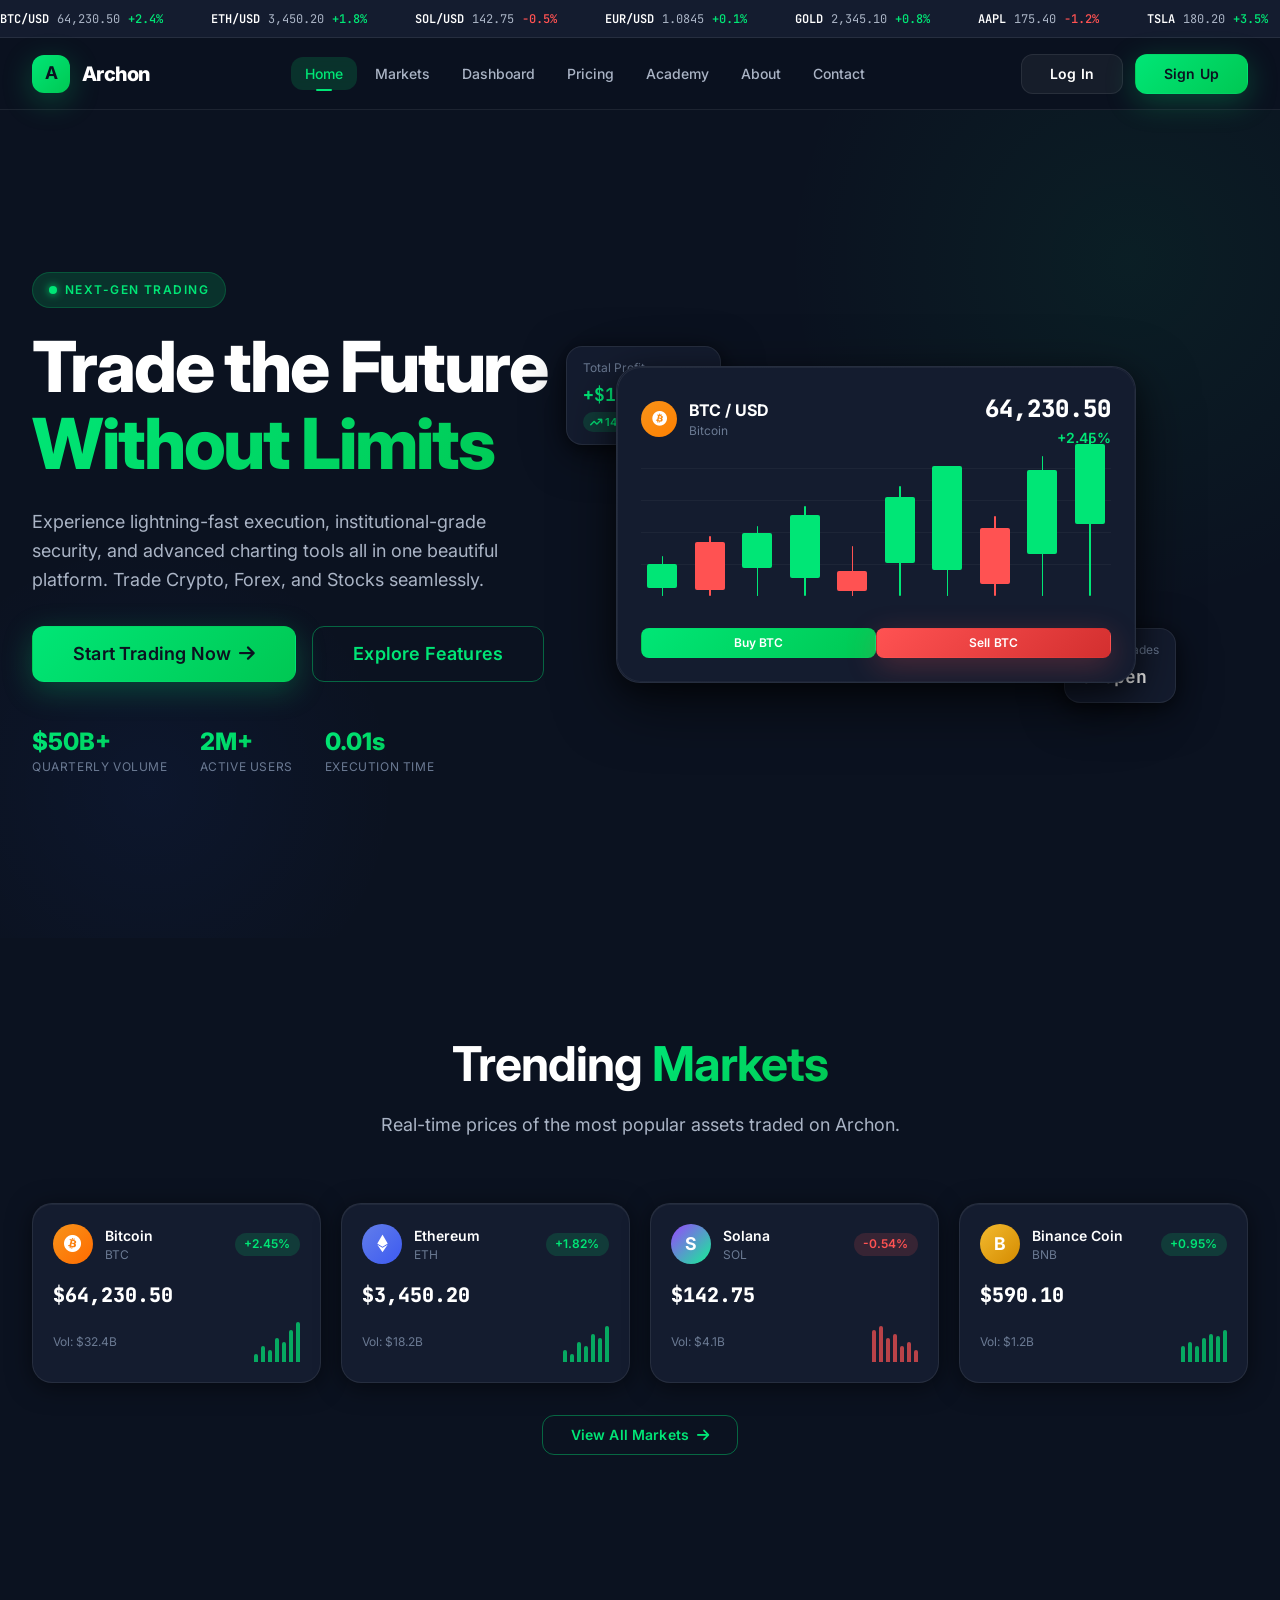
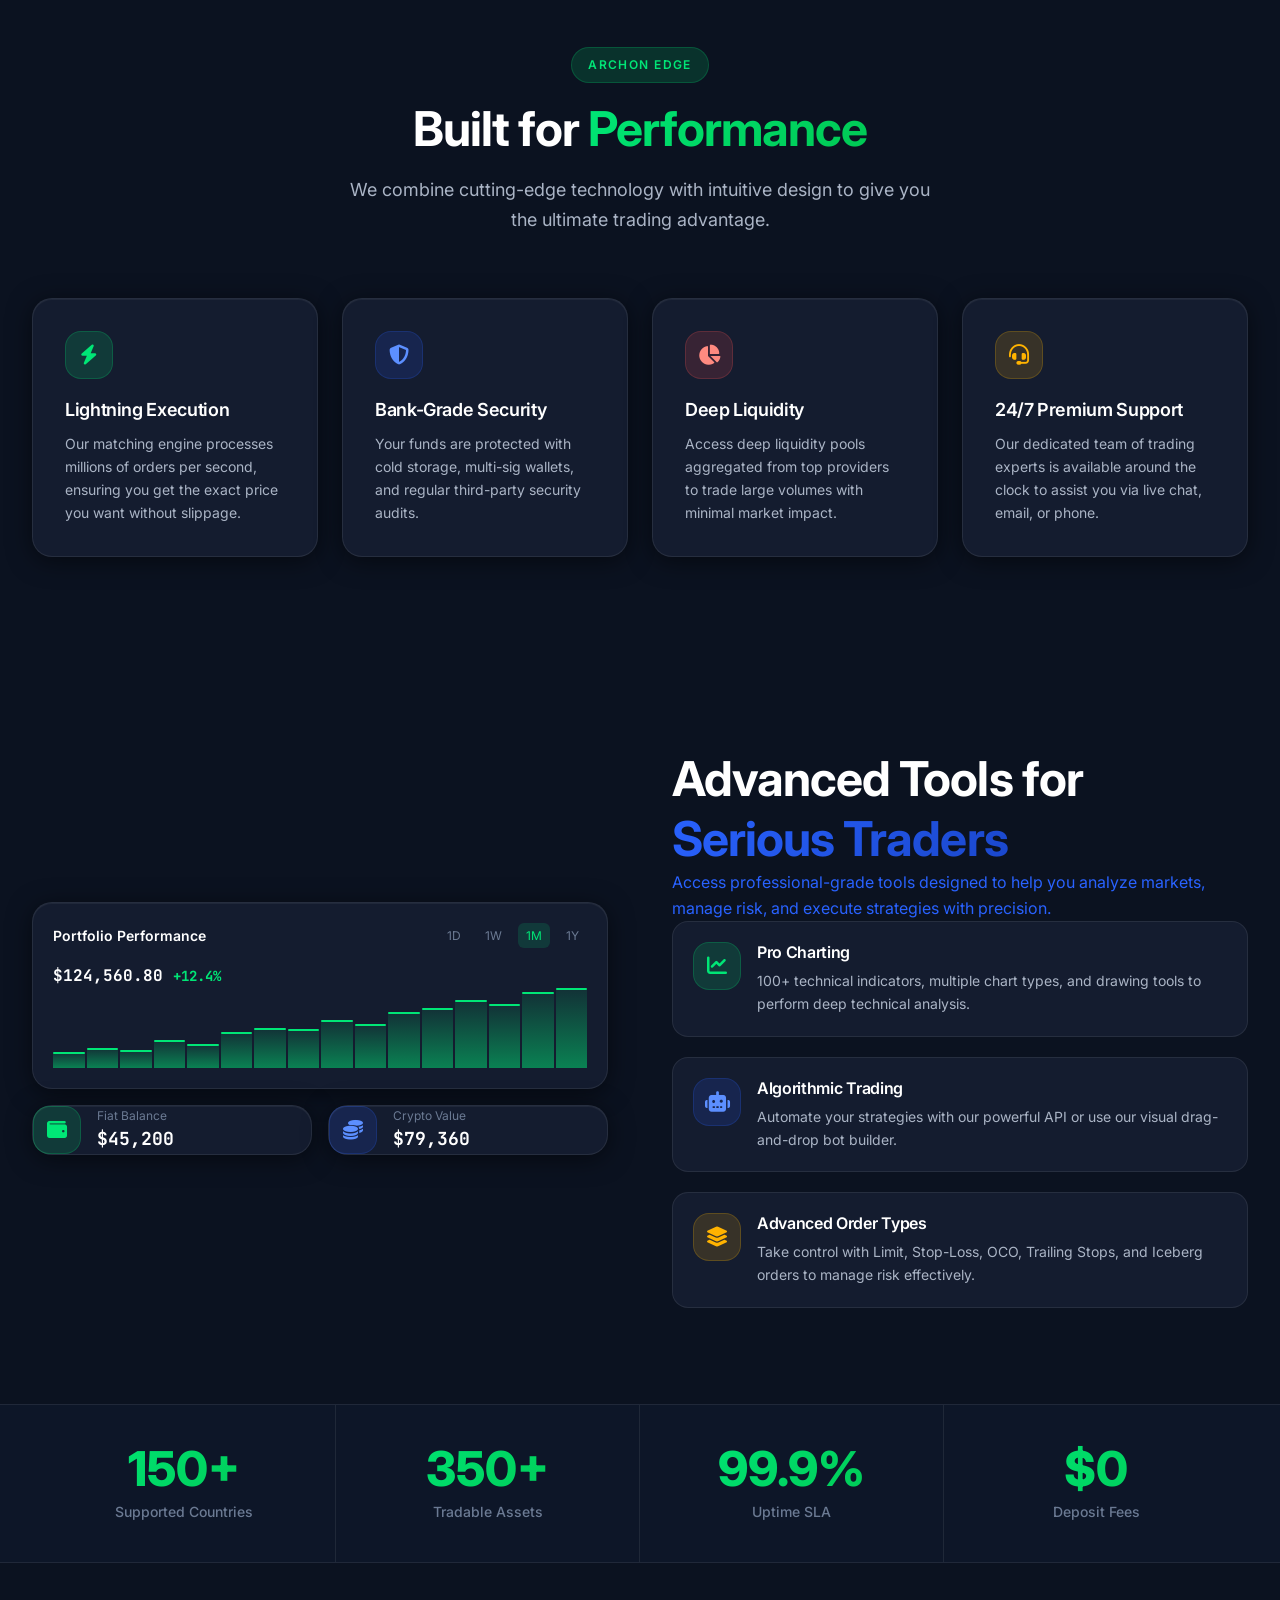
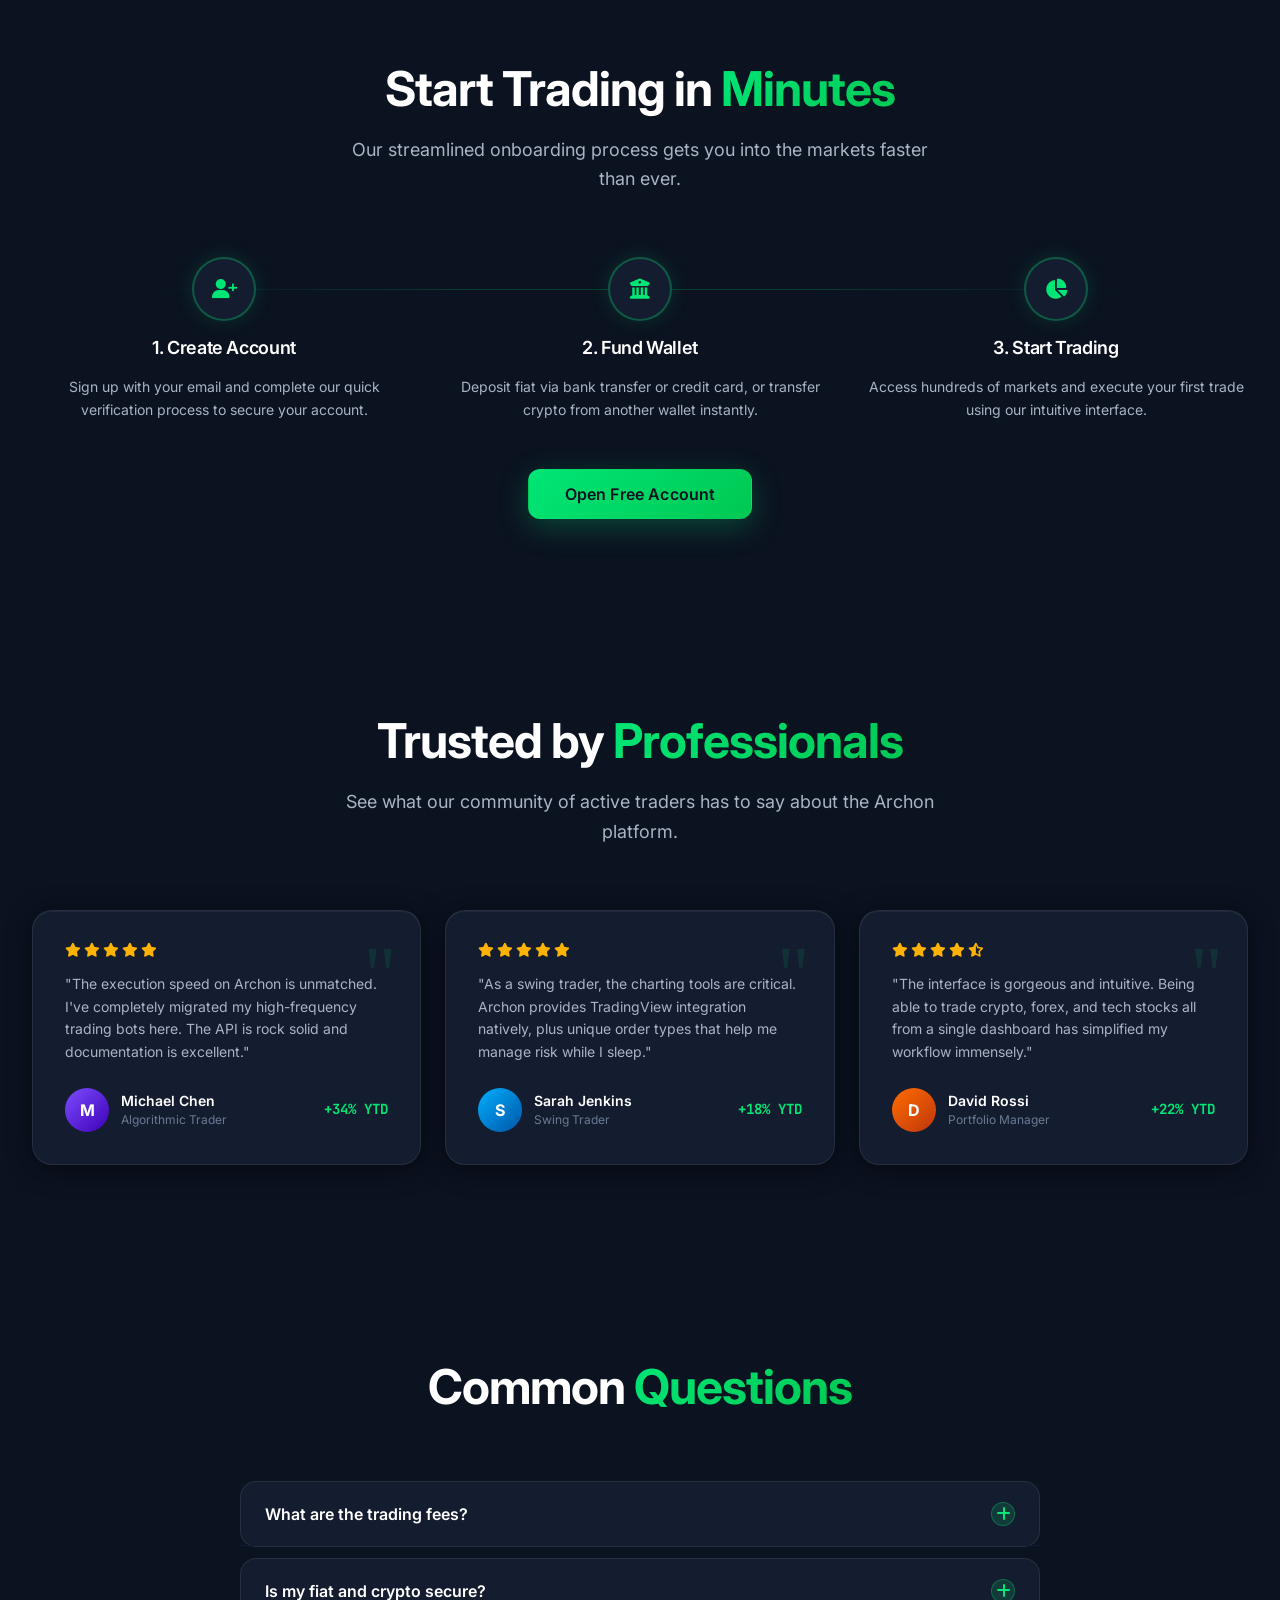
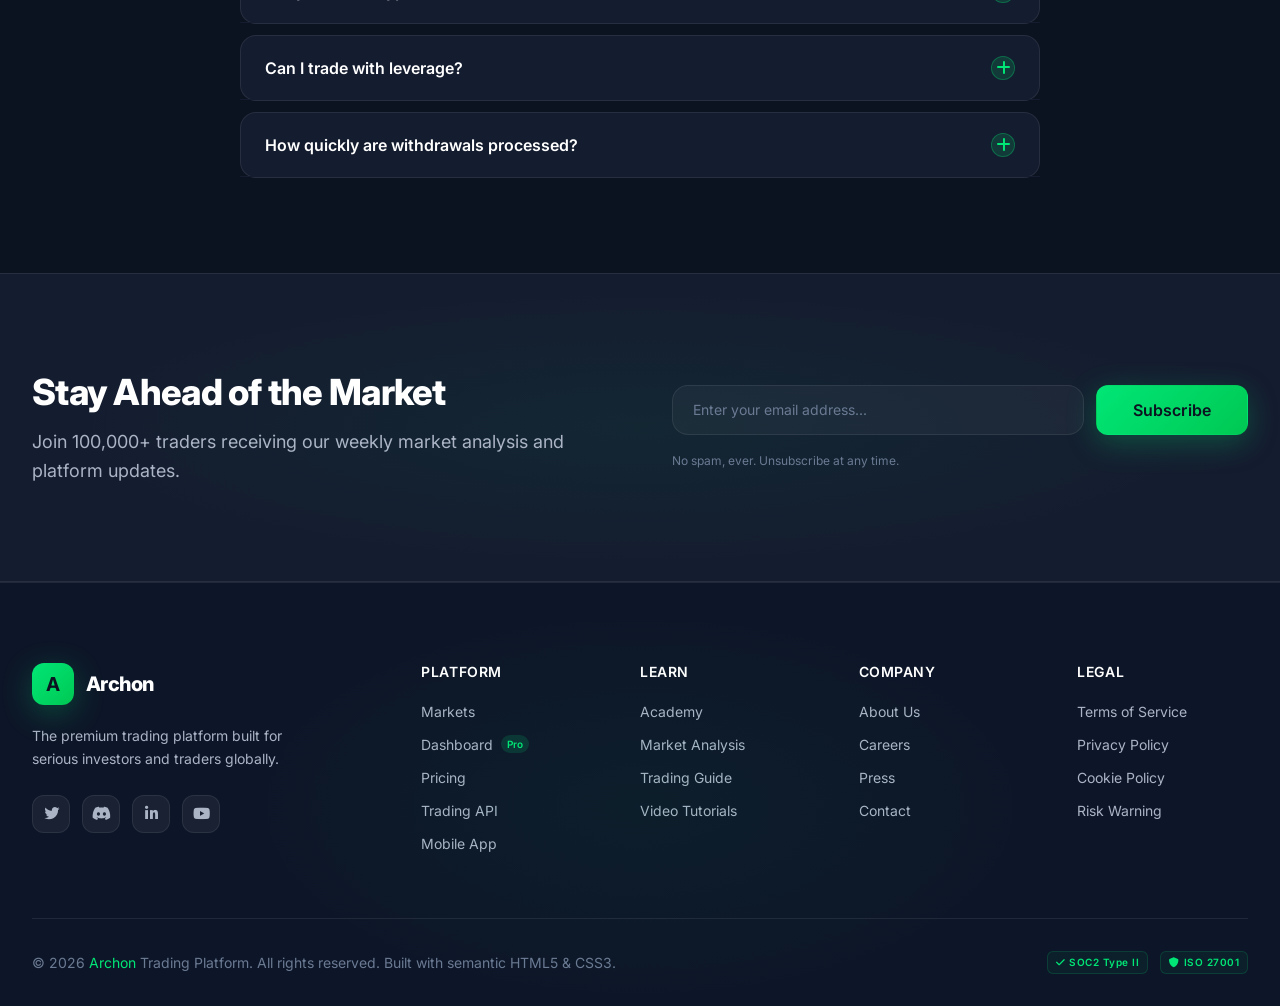
<file: index.html>
<!DOCTYPE html>
<html lang="en">
<head>
  <meta charset="UTF-8">
  <meta name="viewport" content="width=device-width, initial-scale=1.0">
  <title>Archon | Premium Trading Platform</title>
  <meta name="description" content="A modern, premium trading platform built with semantic HTML5 and CSS3.">
  
  <!-- FontAwesome for icons (using a CDN for placeholder icons) -->
  <link rel="stylesheet" href="https://cdnjs.cloudflare.com/ajax/libs/font-awesome/6.4.0/css/all.min.css">
  
  <!-- CSS Styles -->
  <link rel="stylesheet" href="css/variables.css">
  <link rel="stylesheet" href="css/base.css">
  <link rel="stylesheet" href="css/nav.css">
  <link rel="stylesheet" href="css/footer.css">
  <link rel="stylesheet" href="css/home.css">
</head>
<body>

  <!-- ================= Ticker Bar ================= -->
  <div class="ticker">
    <div class="ticker__track">
      <!-- Duplicate items to create infinite loop effect -->
      <div class="ticker__item"><span class="ticker__symbol">BTC/USD</span> <span class="ticker__price">64,230.50</span> <span class="ticker__change ticker__up">+2.4%</span></div>
      <div class="ticker__item"><span class="ticker__symbol">ETH/USD</span> <span class="ticker__price">3,450.20</span> <span class="ticker__change ticker__up">+1.8%</span></div>
      <div class="ticker__item"><span class="ticker__symbol">SOL/USD</span> <span class="ticker__price">142.75</span> <span class="ticker__change ticker__down">-0.5%</span></div>
      <div class="ticker__item"><span class="ticker__symbol">EUR/USD</span> <span class="ticker__price">1.0845</span> <span class="ticker__change ticker__up">+0.1%</span></div>
      <div class="ticker__item"><span class="ticker__symbol">GOLD</span> <span class="ticker__price">2,345.10</span> <span class="ticker__change ticker__up">+0.8%</span></div>
      <div class="ticker__item"><span class="ticker__symbol">AAPL</span> <span class="ticker__price">175.40</span> <span class="ticker__change ticker__down">-1.2%</span></div>
      <div class="ticker__item"><span class="ticker__symbol">TSLA</span> <span class="ticker__price">180.20</span> <span class="ticker__change ticker__up">+3.5%</span></div>
      
      <div class="ticker__item"><span class="ticker__symbol">BTC/USD</span> <span class="ticker__price">64,230.50</span> <span class="ticker__change ticker__up">+2.4%</span></div>
      <div class="ticker__item"><span class="ticker__symbol">ETH/USD</span> <span class="ticker__price">3,450.20</span> <span class="ticker__change ticker__up">+1.8%</span></div>
      <div class="ticker__item"><span class="ticker__symbol">SOL/USD</span> <span class="ticker__price">142.75</span> <span class="ticker__change ticker__down">-0.5%</span></div>
      <div class="ticker__item"><span class="ticker__symbol">EUR/USD</span> <span class="ticker__price">1.0845</span> <span class="ticker__change ticker__up">+0.1%</span></div>
      <div class="ticker__item"><span class="ticker__symbol">GOLD</span> <span class="ticker__price">2,345.10</span> <span class="ticker__change ticker__up">+0.8%</span></div>
      <div class="ticker__item"><span class="ticker__symbol">AAPL</span> <span class="ticker__price">175.40</span> <span class="ticker__change ticker__down">-1.2%</span></div>
      <div class="ticker__item"><span class="ticker__symbol">TSLA</span> <span class="ticker__price">180.20</span> <span class="ticker__change ticker__up">+3.5%</span></div>
    </div>
  </div>

  <!-- ================= Navigation ================= -->
  <header class="nav">
    <input type="checkbox" id="nav-toggle" class="sr-only">
    
    <div class="nav__inner">
      <a href="index.html" class="nav__logo">
        <div class="nav__logo-icon">A</div>
        <div class="nav__logo-text">Archon</div>
      </a>

      <nav class="nav__links">
        <a href="index.html" class="nav__link active">Home</a>
        <a href="markets.html" class="nav__link">Markets</a>
        <a href="dashboard.html" class="nav__link">Dashboard</a>
        <a href="pricing.html" class="nav__link">Pricing</a>
        <a href="academy.html" class="nav__link">Academy</a>
        <a href="about.html" class="nav__link">About</a>
        <a href="contact.html" class="nav__link">Contact</a>
      </nav>

      <div class="nav__actions">
        <a href="login.html" class="btn btn-ghost hide-mobile">Log In</a>
        <a href="register.html" class="btn btn-primary hide-mobile">Sign Up</a>
        
        <label for="nav-toggle" class="nav__hamburger">
          <span class="nav__hamburger-line"></span>
          <span class="nav__hamburger-line"></span>
          <span class="nav__hamburger-line"></span>
        </label>
      </div>
    </div>

    <!-- Mobile Menu Drawer -->
    <div class="nav__mobile-menu">
      <a href="index.html" class="nav__mobile-link active"><i class="fa-solid fa-house"></i> Home</a>
      <a href="markets.html" class="nav__mobile-link"><i class="fa-solid fa-chart-line"></i> Markets</a>
      <a href="dashboard.html" class="nav__mobile-link"><i class="fa-solid fa-table-columns"></i> Dashboard</a>
      <a href="pricing.html" class="nav__mobile-link"><i class="fa-solid fa-tag"></i> Pricing</a>
      <a href="academy.html" class="nav__mobile-link"><i class="fa-solid fa-graduation-cap"></i> Academy</a>
      <a href="about.html" class="nav__mobile-link"><i class="fa-solid fa-circle-info"></i> About</a>
      <a href="contact.html" class="nav__mobile-link"><i class="fa-solid fa-envelope"></i> Contact</a>
      
      <div class="nav__mobile-actions">
        <a href="login.html" class="btn btn-ghost btn-full">Log In</a>
        <a href="register.html" class="btn btn-primary btn-full">Sign Up</a>
      </div>
    </div>
  </header>

  <!-- ================= Hero Section ================= -->
  <main>
    <section class="hero container">
      <div class="hero__grid">
        
        <!-- Hero Content -->
        <div class="hero__content">
          <div class="hero__label"><span class="glow-dot"></span> Next-Gen Trading</div>
          <h1 class="hero__title">
            Trade the Future <br>
            <span class="hero__title-gradient">Without Limits</span>
          </h1>
          <p class="hero__subtitle">
            Experience lightning-fast execution, institutional-grade security, and advanced charting tools all in one beautiful platform. Trade Crypto, Forex, and Stocks seamlessly.
          </p>
          <div class="hero__actions">
            <a href="register.html" class="btn btn-primary btn-xl">Start Trading Now <i class="fa-solid fa-arrow-right"></i></a>
            <a href="about.html" class="btn btn-outline btn-xl">Explore Features</a>
          </div>
          
          <div class="hero__stats">
            <div class="hero__stat">
              <span class="hero__stat-value">$50B+</span>
              <span class="hero__stat-label">Quarterly Volume</span>
            </div>
            <div class="hero__stat">
              <span class="hero__stat-value">2M+</span>
              <span class="hero__stat-label">Active Users</span>
            </div>
            <div class="hero__stat">
              <span class="hero__stat-value">0.01s</span>
              <span class="hero__stat-label">Execution Time</span>
            </div>
          </div>
        </div>

        <!-- Hero Visual (CSS Chart Illustration) -->
        <div class="hero__visual">
          
          <!-- Floating elements -->
          <div class="hero__float-card hero__float-card--tl">
            <div class="hero__float-label">Total Profit</div>
            <div class="hero__float-value text-primary">+$12,450.00</div>
            <div class="hero__float-badge"><i class="fa-solid fa-arrow-trend-up"></i> 14.5%</div>
          </div>
          
          <div class="hero__float-card hero__float-card--br">
            <div class="hero__float-label">Active Trades</div>
            <div class="hero__float-value">8 Open</div>
          </div>

          <!-- Main Chart Card -->
          <div class="hero__chart-card gradient-border">
            <div class="hero__chart-header">
              <div class="hero__chart-pair">
                <div class="hero__chart-icon"><i class="fa-brands fa-bitcoin"></i></div>
                <div>
                  <div class="hero__chart-name">BTC / USD</div>
                  <div class="hero__chart-sub">Bitcoin</div>
                </div>
              </div>
              <div class="hero__chart-price">
                <div class="hero__chart-val">64,230.50</div>
                <div class="hero__chart-change">+2.45%</div>
              </div>
            </div>
            
            <!-- CSS Candlesticks -->
            <div class="hero__candles">
              <div class="candle up" style="height: 40px;"><div class="candle__wick" style="height: 100%;"></div><div class="candle__body" style="height: 60%; position:absolute; bottom: 20%;"></div></div>
              <div class="candle down" style="height: 60px;"><div class="candle__wick" style="height: 100%;"></div><div class="candle__body" style="height: 80%; position:absolute; bottom: 10%;"></div></div>
              <div class="candle up" style="height: 70px;"><div class="candle__wick" style="height: 100%;"></div><div class="candle__body" style="height: 50%; position:absolute; bottom: 40%;"></div></div>
              <div class="candle up" style="height: 90px;"><div class="candle__wick" style="height: 100%;"></div><div class="candle__body" style="height: 70%; position:absolute; bottom: 20%;"></div></div>
              <div class="candle down" style="height: 50px;"><div class="candle__wick" style="height: 100%;"></div><div class="candle__body" style="height: 40%; position:absolute; bottom: 10%;"></div></div>
              <div class="candle up" style="height: 110px;"><div class="candle__wick" style="height: 100%;"></div><div class="candle__body" style="height: 60%; position:absolute; bottom: 30%;"></div></div>
              <div class="candle up" style="height: 130px;"><div class="candle__wick" style="height: 100%;"></div><div class="candle__body" style="height: 80%; position:absolute; bottom: 20%;"></div></div>
              <div class="candle down" style="height: 80px;"><div class="candle__wick" style="height: 100%;"></div><div class="candle__body" style="height: 70%; position:absolute; bottom: 15%;"></div></div>
              <div class="candle up" style="height: 140px;"><div class="candle__wick" style="height: 100%;"></div><div class="candle__body" style="height: 60%; position:absolute; bottom: 30%;"></div></div>
              <div class="candle up" style="height: 160px;"><div class="candle__wick" style="height: 100%;"></div><div class="candle__body" style="height: 50%; position:absolute; bottom: 45%;"></div></div>
            </div>

            <div class="flex justify-between mt-4">
              <button class="btn btn-success btn-sm btn-full mr-2" style="background:var(--grad-primary); color:#fff; border-radius: var(--radius-md); padding: 0.5rem;">Buy BTC</button>
              <button class="btn btn-danger btn-sm btn-full ml-2" style="background:var(--grad-danger); color:#fff; border-radius: var(--radius-md); padding: 0.5rem;">Sell BTC</button>
            </div>
          </div>
        </div>

      </div>
    </section>

    <!-- ================= Live Markets Section ================= -->
    <section class="section container">
      <div class="section-header">
        <h2 class="section-title">Trending <span>Markets</span></h2>
        <p class="section-subtitle">Real-time prices of the most popular assets traded on Archon.</p>
      </div>
      
      <div class="market-cards">
        <!-- Market Card 1 -->
        <div class="mcard">
          <div class="mcard__header">
            <div class="mcard__coin">
              <div class="mcard__icon mcard__icon--btc"><i class="fa-brands fa-bitcoin"></i></div>
              <div>
                <div class="mcard__name">Bitcoin</div>
                <div class="mcard__ticker">BTC</div>
              </div>
            </div>
            <div class="badge badge-up">+2.45%</div>
          </div>
          <div class="mcard__price">$64,230.50</div>
          <div class="mcard__footer">
            <div class="mcard__vol">Vol: $32.4B</div>
            <div class="sparkline">
              <div class="sparkline-bar up" style="height: 20%"></div>
              <div class="sparkline-bar up" style="height: 40%"></div>
              <div class="sparkline-bar up" style="height: 30%"></div>
              <div class="sparkline-bar up" style="height: 60%"></div>
              <div class="sparkline-bar up" style="height: 50%"></div>
              <div class="sparkline-bar up" style="height: 80%"></div>
              <div class="sparkline-bar up" style="height: 100%"></div>
            </div>
          </div>
        </div>

        <!-- Market Card 2 -->
        <div class="mcard">
          <div class="mcard__header">
            <div class="mcard__coin">
              <div class="mcard__icon mcard__icon--eth"><i class="fa-brands fa-ethereum"></i></div>
              <div>
                <div class="mcard__name">Ethereum</div>
                <div class="mcard__ticker">ETH</div>
              </div>
            </div>
            <div class="badge badge-up">+1.82%</div>
          </div>
          <div class="mcard__price">$3,450.20</div>
          <div class="mcard__footer">
            <div class="mcard__vol">Vol: $18.2B</div>
            <div class="sparkline">
              <div class="sparkline-bar up" style="height: 30%"></div>
              <div class="sparkline-bar up" style="height: 20%"></div>
              <div class="sparkline-bar up" style="height: 50%"></div>
              <div class="sparkline-bar up" style="height: 40%"></div>
              <div class="sparkline-bar up" style="height: 70%"></div>
              <div class="sparkline-bar up" style="height: 60%"></div>
              <div class="sparkline-bar up" style="height: 90%"></div>
            </div>
          </div>
        </div>

        <!-- Market Card 3 -->
        <div class="mcard">
          <div class="mcard__header">
            <div class="mcard__coin">
              <div class="mcard__icon mcard__icon--sol">S</div>
              <div>
                <div class="mcard__name">Solana</div>
                <div class="mcard__ticker">SOL</div>
              </div>
            </div>
            <div class="badge badge-down">-0.54%</div>
          </div>
          <div class="mcard__price">$142.75</div>
          <div class="mcard__footer">
            <div class="mcard__vol">Vol: $4.1B</div>
            <div class="sparkline">
              <div class="sparkline-bar down" style="height: 80%"></div>
              <div class="sparkline-bar down" style="height: 90%"></div>
              <div class="sparkline-bar down" style="height: 60%"></div>
              <div class="sparkline-bar down" style="height: 70%"></div>
              <div class="sparkline-bar down" style="height: 40%"></div>
              <div class="sparkline-bar down" style="height: 50%"></div>
              <div class="sparkline-bar down" style="height: 30%"></div>
            </div>
          </div>
        </div>

        <!-- Market Card 4 -->
        <div class="mcard">
          <div class="mcard__header">
            <div class="mcard__coin">
              <div class="mcard__icon mcard__icon--bnb">B</div>
              <div>
                <div class="mcard__name">Binance Coin</div>
                <div class="mcard__ticker">BNB</div>
              </div>
            </div>
            <div class="badge badge-up">+0.95%</div>
          </div>
          <div class="mcard__price">$590.10</div>
          <div class="mcard__footer">
            <div class="mcard__vol">Vol: $1.2B</div>
            <div class="sparkline">
              <div class="sparkline-bar up" style="height: 40%"></div>
              <div class="sparkline-bar up" style="height: 50%"></div>
              <div class="sparkline-bar up" style="height: 40%"></div>
              <div class="sparkline-bar up" style="height: 60%"></div>
              <div class="sparkline-bar up" style="height: 70%"></div>
              <div class="sparkline-bar up" style="height: 65%"></div>
              <div class="sparkline-bar up" style="height: 80%"></div>
            </div>
          </div>
        </div>
      </div>
      
      <div class="text-center" style="margin-top: var(--space-8);">
        <a href="markets.html" class="btn btn-outline">View All Markets <i class="fa-solid fa-arrow-right"></i></a>
      </div>
    </section>

    <!-- ================= Why Choose Us ================= -->
    <section class="section container">
      <div class="section-header">
        <div class="section-label">Archon Edge</div>
        <h2 class="section-title">Built for <span>Performance</span></h2>
        <p class="section-subtitle">We combine cutting-edge technology with intuitive design to give you the ultimate trading advantage.</p>
      </div>

      <div class="why-grid">
        <div class="why-card">
          <div class="why-card__icon icon-frame icon-frame-primary"><i class="fa-solid fa-bolt"></i></div>
          <h3 class="why-card__title">Lightning Execution</h3>
          <p class="why-card__text">Our matching engine processes millions of orders per second, ensuring you get the exact price you want without slippage.</p>
        </div>
        
        <div class="why-card">
          <div class="why-card__icon icon-frame icon-frame-secondary"><i class="fa-solid fa-shield-halved"></i></div>
          <h3 class="why-card__title">Bank-Grade Security</h3>
          <p class="why-card__text">Your funds are protected with cold storage, multi-sig wallets, and regular third-party security audits.</p>
        </div>
        
        <div class="why-card">
          <div class="why-card__icon icon-frame icon-frame-danger"><i class="fa-solid fa-chart-pie"></i></div>
          <h3 class="why-card__title">Deep Liquidity</h3>
          <p class="why-card__text">Access deep liquidity pools aggregated from top providers to trade large volumes with minimal market impact.</p>
        </div>
        
        <div class="why-card">
          <div class="why-card__icon icon-frame icon-frame-warning"><i class="fa-solid fa-headset"></i></div>
          <h3 class="why-card__title">24/7 Premium Support</h3>
          <p class="why-card__text">Our dedicated team of trading experts is available around the clock to assist you via live chat, email, or phone.</p>
        </div>
      </div>
    </section>

    <!-- ================= Trading Features Section ================= -->
    <section class="section container">
      <div class="features__grid">
        
        <!-- Features Visual -->
        <div class="features__visual">
          <div class="chart-panel">
            <div class="chart-panel__header">
              <div class="chart-panel__title">Portfolio Performance</div>
              <div class="chart-panel__tabs">
                <span class="chart-panel__tab">1D</span>
                <span class="chart-panel__tab">1W</span>
                <span class="chart-panel__tab active">1M</span>
                <span class="chart-panel__tab">1Y</span>
              </div>
            </div>
            <div class="text-3xl fw-bold font-mono mb-4">$124,560.80 <span class="text-sm text-primary">+12.4%</span></div>
            <!-- CSS Area Chart -->
            <div class="area-chart">
              <div class="area-chart__bar" style="height: 20%"></div>
              <div class="area-chart__bar" style="height: 25%"></div>
              <div class="area-chart__bar" style="height: 22%"></div>
              <div class="area-chart__bar" style="height: 35%"></div>
              <div class="area-chart__bar" style="height: 30%"></div>
              <div class="area-chart__bar" style="height: 45%"></div>
              <div class="area-chart__bar" style="height: 50%"></div>
              <div class="area-chart__bar" style="height: 48%"></div>
              <div class="area-chart__bar" style="height: 60%"></div>
              <div class="area-chart__bar" style="height: 55%"></div>
              <div class="area-chart__bar" style="height: 70%"></div>
              <div class="area-chart__bar" style="height: 75%"></div>
              <div class="area-chart__bar" style="height: 85%"></div>
              <div class="area-chart__bar" style="height: 80%"></div>
              <div class="area-chart__bar" style="height: 95%"></div>
              <div class="area-chart__bar" style="height: 100%"></div>
            </div>
          </div>
          
          <div class="grid grid-2 gap-4 mt-2">
            <div class="card p-4 flex items-center gap-4">
              <div class="icon-frame icon-frame-primary"><i class="fa-solid fa-wallet"></i></div>
              <div>
                <div class="text-xs text-muted uppercase">Fiat Balance</div>
                <div class="text-lg fw-bold font-mono">$45,200</div>
              </div>
            </div>
            <div class="card p-4 flex items-center gap-4">
              <div class="icon-frame icon-frame-secondary"><i class="fa-solid fa-coins"></i></div>
              <div>
                <div class="text-xs text-muted uppercase">Crypto Value</div>
                <div class="text-lg fw-bold font-mono">$79,360</div>
              </div>
            </div>
          </div>
        </div>

        <!-- Features List -->
        <div>
          <h2 class="text-4xl fw-extrabold mb-6">Advanced Tools for <br><span class="gradient-text-blue">Serious Traders</span></h2>
          <p class="text-secondary mb-8">Access professional-grade tools designed to help you analyze markets, manage risk, and execute strategies with precision.</p>
          
          <div class="features__list">
            <div class="feature-item">
              <div class="icon-frame icon-frame-primary"><i class="fa-solid fa-chart-line"></i></div>
              <div class="feature-item__content">
                <h3 class="feature-item__title">Pro Charting</h3>
                <p class="feature-item__text">100+ technical indicators, multiple chart types, and drawing tools to perform deep technical analysis.</p>
              </div>
            </div>
            
            <div class="feature-item">
              <div class="icon-frame icon-frame-secondary"><i class="fa-solid fa-robot"></i></div>
              <div class="feature-item__content">
                <h3 class="feature-item__title">Algorithmic Trading</h3>
                <p class="feature-item__text">Automate your strategies with our powerful API or use our visual drag-and-drop bot builder.</p>
              </div>
            </div>
            
            <div class="feature-item">
              <div class="icon-frame icon-frame-warning"><i class="fa-solid fa-layer-group"></i></div>
              <div class="feature-item__content">
                <h3 class="feature-item__title">Advanced Order Types</h3>
                <p class="feature-item__text">Take control with Limit, Stop-Loss, OCO, Trailing Stops, and Iceberg orders to manage risk effectively.</p>
              </div>
            </div>
          </div>
        </div>

      </div>
    </section>

    <!-- ================= Statistics Section ================= -->
    <section class="stats-section">
      <div class="container">
        <div class="stats-grid">
          <div class="stat-item">
            <div class="stat-item__value">150+</div>
            <div class="stat-item__label">Supported Countries</div>
          </div>
          <div class="stat-item">
            <div class="stat-item__value">350+</div>
            <div class="stat-item__label">Tradable Assets</div>
          </div>
          <div class="stat-item">
            <div class="stat-item__value">99.9%</div>
            <div class="stat-item__label">Uptime SLA</div>
          </div>
          <div class="stat-item">
            <div class="stat-item__value">$0</div>
            <div class="stat-item__label">Deposit Fees</div>
          </div>
        </div>
      </div>
    </section>

    <!-- ================= Steps Section ================= -->
    <section class="section container">
      <div class="section-header">
        <h2 class="section-title">Start Trading in <span>Minutes</span></h2>
        <p class="section-subtitle">Our streamlined onboarding process gets you into the markets faster than ever.</p>
      </div>

      <div class="steps-grid">
        <div class="step-item">
          <div class="step-item__number"><i class="fa-solid fa-user-plus"></i></div>
          <h3 class="step-item__title">1. Create Account</h3>
          <p class="step-item__text">Sign up with your email and complete our quick verification process to secure your account.</p>
        </div>
        
        <div class="step-item">
          <div class="step-item__number"><i class="fa-solid fa-building-columns"></i></div>
          <h3 class="step-item__title">2. Fund Wallet</h3>
          <p class="step-item__text">Deposit fiat via bank transfer or credit card, or transfer crypto from another wallet instantly.</p>
        </div>
        
        <div class="step-item">
          <div class="step-item__number"><i class="fa-solid fa-chart-pie"></i></div>
          <h3 class="step-item__title">3. Start Trading</h3>
          <p class="step-item__text">Access hundreds of markets and execute your first trade using our intuitive interface.</p>
        </div>
      </div>
      
      <div class="text-center" style="margin-top: var(--space-12);">
        <a href="register.html" class="btn btn-primary btn-lg">Open Free Account</a>
      </div>
    </section>

    <!-- ================= Testimonials ================= -->
    <section class="section container">
      <div class="section-header">
        <h2 class="section-title">Trusted by <span>Professionals</span></h2>
        <p class="section-subtitle">See what our community of active traders has to say about the Archon platform.</p>
      </div>

      <div class="testimonials-grid">
        <div class="tcard">
          <div class="tcard__stars">
            <i class="fa-solid fa-star"></i><i class="fa-solid fa-star"></i><i class="fa-solid fa-star"></i><i class="fa-solid fa-star"></i><i class="fa-solid fa-star"></i>
          </div>
          <p class="tcard__text">"The execution speed on Archon is unmatched. I've completely migrated my high-frequency trading bots here. The API is rock solid and documentation is excellent."</p>
          <div class="tcard__author">
            <div class="tcard__avatar avatar--a">M</div>
            <div>
              <div class="tcard__name">Michael Chen</div>
              <div class="tcard__role">Algorithmic Trader</div>
            </div>
            <div class="tcard__return">+34% YTD</div>
          </div>
        </div>
        
        <div class="tcard">
          <div class="tcard__stars">
            <i class="fa-solid fa-star"></i><i class="fa-solid fa-star"></i><i class="fa-solid fa-star"></i><i class="fa-solid fa-star"></i><i class="fa-solid fa-star"></i>
          </div>
          <p class="tcard__text">"As a swing trader, the charting tools are critical. Archon provides TradingView integration natively, plus unique order types that help me manage risk while I sleep."</p>
          <div class="tcard__author">
            <div class="tcard__avatar avatar--b">S</div>
            <div>
              <div class="tcard__name">Sarah Jenkins</div>
              <div class="tcard__role">Swing Trader</div>
            </div>
            <div class="tcard__return">+18% YTD</div>
          </div>
        </div>
        
        <div class="tcard">
          <div class="tcard__stars">
            <i class="fa-solid fa-star"></i><i class="fa-solid fa-star"></i><i class="fa-solid fa-star"></i><i class="fa-solid fa-star"></i><i class="fa-solid fa-star-half-stroke"></i>
          </div>
          <p class="tcard__text">"The interface is gorgeous and intuitive. Being able to trade crypto, forex, and tech stocks all from a single dashboard has simplified my workflow immensely."</p>
          <div class="tcard__author">
            <div class="tcard__avatar avatar--c">D</div>
            <div>
              <div class="tcard__name">David Rossi</div>
              <div class="tcard__role">Portfolio Manager</div>
            </div>
            <div class="tcard__return">+22% YTD</div>
          </div>
        </div>
      </div>
    </section>

    <!-- ================= FAQ (CSS Accordion) ================= -->
    <section class="section container">
      <div class="section-header">
        <h2 class="section-title">Common <span>Questions</span></h2>
      </div>

      <div class="faq-list">
        
        <div class="faq-item">
          <input type="checkbox" id="faq1" name="faq">
          <label class="faq-item__label" for="faq1">
            What are the trading fees?
            <div class="faq-item__icon"><i class="fa-solid fa-plus"></i></div>
          </label>
          <div class="faq-item__content">
            <div class="faq-item__text">
              Our fee structure is tiered based on your 30-day trading volume. Base fees start at 0.1% for makers and 0.2% for takers. High-volume traders can reach fees as low as 0.02%. Pro and Premium members receive additional fee discounts.
            </div>
          </div>
        </div>
        
        <div class="faq-item">
          <input type="checkbox" id="faq2" name="faq">
          <label class="faq-item__label" for="faq2">
            Is my fiat and crypto secure?
            <div class="faq-item__icon"><i class="fa-solid fa-plus"></i></div>
          </label>
          <div class="faq-item__content">
            <div class="faq-item__text">
              Yes. 98% of all crypto assets are stored in geographically distributed cold storage wallets. Fiat deposits are held in dedicated custodial bank accounts. We employ strict access controls, hardware security keys, and regular security audits.
            </div>
          </div>
        </div>
        
        <div class="faq-item">
          <input type="checkbox" id="faq3" name="faq">
          <label class="faq-item__label" for="faq3">
            Can I trade with leverage?
            <div class="faq-item__icon"><i class="fa-solid fa-plus"></i></div>
          </label>
          <div class="faq-item__content">
            <div class="faq-item__text">
              Yes, margin trading is available for verified users in supported jurisdictions. We offer up to 10x leverage on spot margin pairs and up to 100x leverage on perpetual futures contracts.
            </div>
          </div>
        </div>
        
        <div class="faq-item">
          <input type="checkbox" id="faq4" name="faq">
          <label class="faq-item__label" for="faq4">
            How quickly are withdrawals processed?
            <div class="faq-item__icon"><i class="fa-solid fa-plus"></i></div>
          </label>
          <div class="faq-item__content">
            <div class="faq-item__text">
              Crypto withdrawals are processed instantly and broadcast to the network. Fiat withdrawals via wire transfer typically take 1-3 business days depending on your bank and location. Instant card withdrawals are available in select regions.
            </div>
          </div>
        </div>

      </div>
    </section>

    <!-- ================= Newsletter ================= -->
    <section class="newsletter-section section">
      <div class="container newsletter-inner">
        <div>
          <h2 class="newsletter__title">Stay Ahead of the Market</h2>
          <p class="newsletter__subtitle">Join 100,000+ traders receiving our weekly market analysis and platform updates.</p>
        </div>
        <div class="newsletter-form">
          <div class="newsletter-form__row">
            <input type="email" class="newsletter-form__input" placeholder="Enter your email address...">
            <button class="btn btn-primary btn-lg">Subscribe</button>
          </div>
          <p class="newsletter-form__note">No spam, ever. Unsubscribe at any time.</p>
        </div>
      </div>
    </section>
  </main>

  <!-- ================= Footer ================= -->
  <footer class="footer">
    <div class="container">
      <div class="footer__grid">
        
        <div class="footer__brand">
          <a href="index.html" class="footer__brand-logo">
            <div class="footer__brand-icon">A</div>
            <div class="footer__brand-name">Archon</div>
          </a>
          <p class="footer__brand-tagline">The premium trading platform built for serious investors and traders globally.</p>
          <div class="footer__socials">
            <a href="#" class="footer__social-link"><i class="fa-brands fa-twitter"></i></a>
            <a href="#" class="footer__social-link"><i class="fa-brands fa-discord"></i></a>
            <a href="#" class="footer__social-link"><i class="fa-brands fa-linkedin-in"></i></a>
            <a href="#" class="footer__social-link"><i class="fa-brands fa-youtube"></i></a>
          </div>
        </div>
        
        <div>
          <h4 class="footer__col-title">Platform</h4>
          <div class="footer__links">
            <a href="markets.html" class="footer__link">Markets</a>
            <a href="dashboard.html" class="footer__link">Dashboard <span class="footer__link-badge">Pro</span></a>
            <a href="pricing.html" class="footer__link">Pricing</a>
            <a href="#" class="footer__link">Trading API</a>
            <a href="#" class="footer__link">Mobile App</a>
          </div>
        </div>
        
        <div>
          <h4 class="footer__col-title">Learn</h4>
          <div class="footer__links">
            <a href="academy.html" class="footer__link">Academy</a>
            <a href="#" class="footer__link">Market Analysis</a>
            <a href="#" class="footer__link">Trading Guide</a>
            <a href="#" class="footer__link">Video Tutorials</a>
          </div>
        </div>
        
        <div>
          <h4 class="footer__col-title">Company</h4>
          <div class="footer__links">
            <a href="about.html" class="footer__link">About Us</a>
            <a href="#" class="footer__link">Careers</a>
            <a href="#" class="footer__link">Press</a>
            <a href="contact.html" class="footer__link">Contact</a>
          </div>
        </div>
        
        <div>
          <h4 class="footer__col-title">Legal</h4>
          <div class="footer__links">
            <a href="#" class="footer__link">Terms of Service</a>
            <a href="#" class="footer__link">Privacy Policy</a>
            <a href="#" class="footer__link">Cookie Policy</a>
            <a href="#" class="footer__link">Risk Warning</a>
          </div>
        </div>
        
      </div>
      
      <div class="footer__bottom">
        <div class="footer__copy">
          &copy; 2026 <span>Archon</span> Trading Platform. All rights reserved. Built with semantic HTML5 & CSS3.
        </div>
        <div class="footer__compliance">
          <div class="footer__compliance-badge"><i class="fa-solid fa-check"></i> SOC2 Type II</div>
          <div class="footer__compliance-badge"><i class="fa-solid fa-shield"></i> ISO 27001</div>
        </div>
      </div>
    </div>
  </footer>

</body>
</html>
</file>
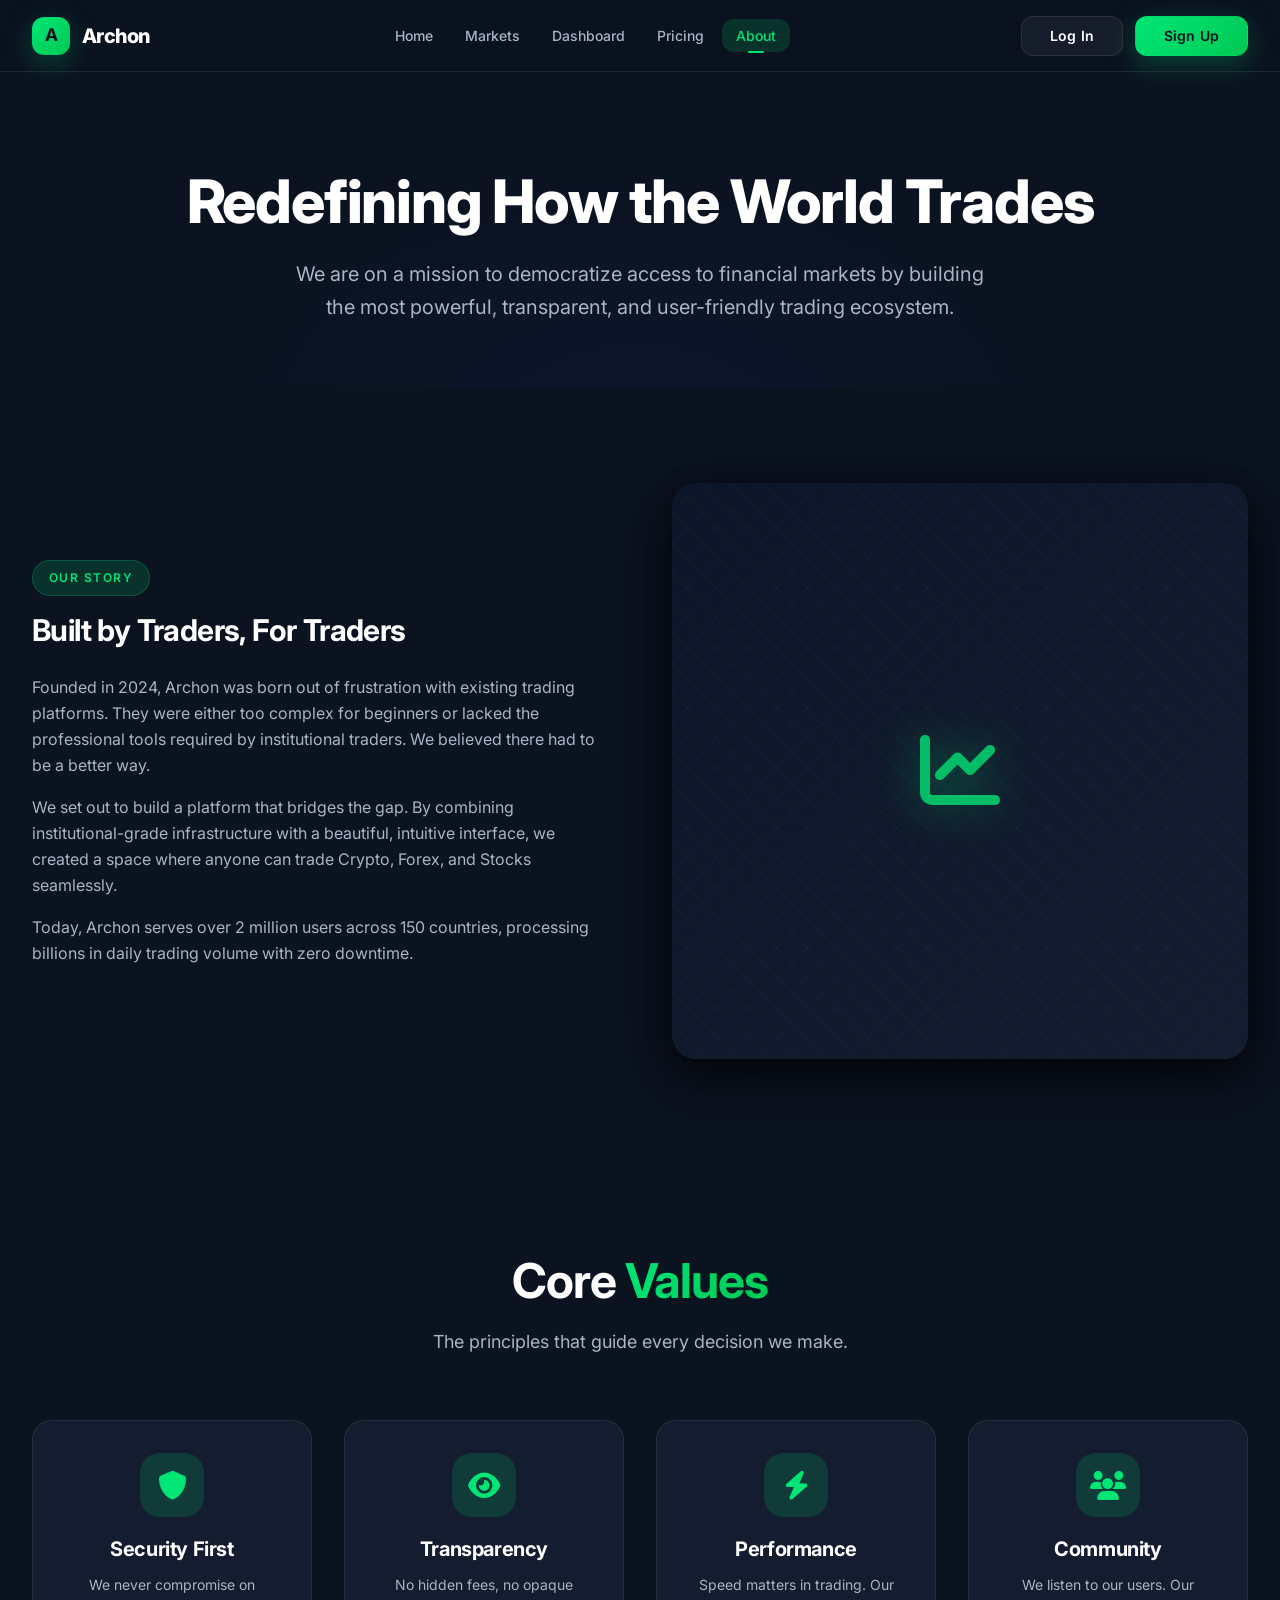
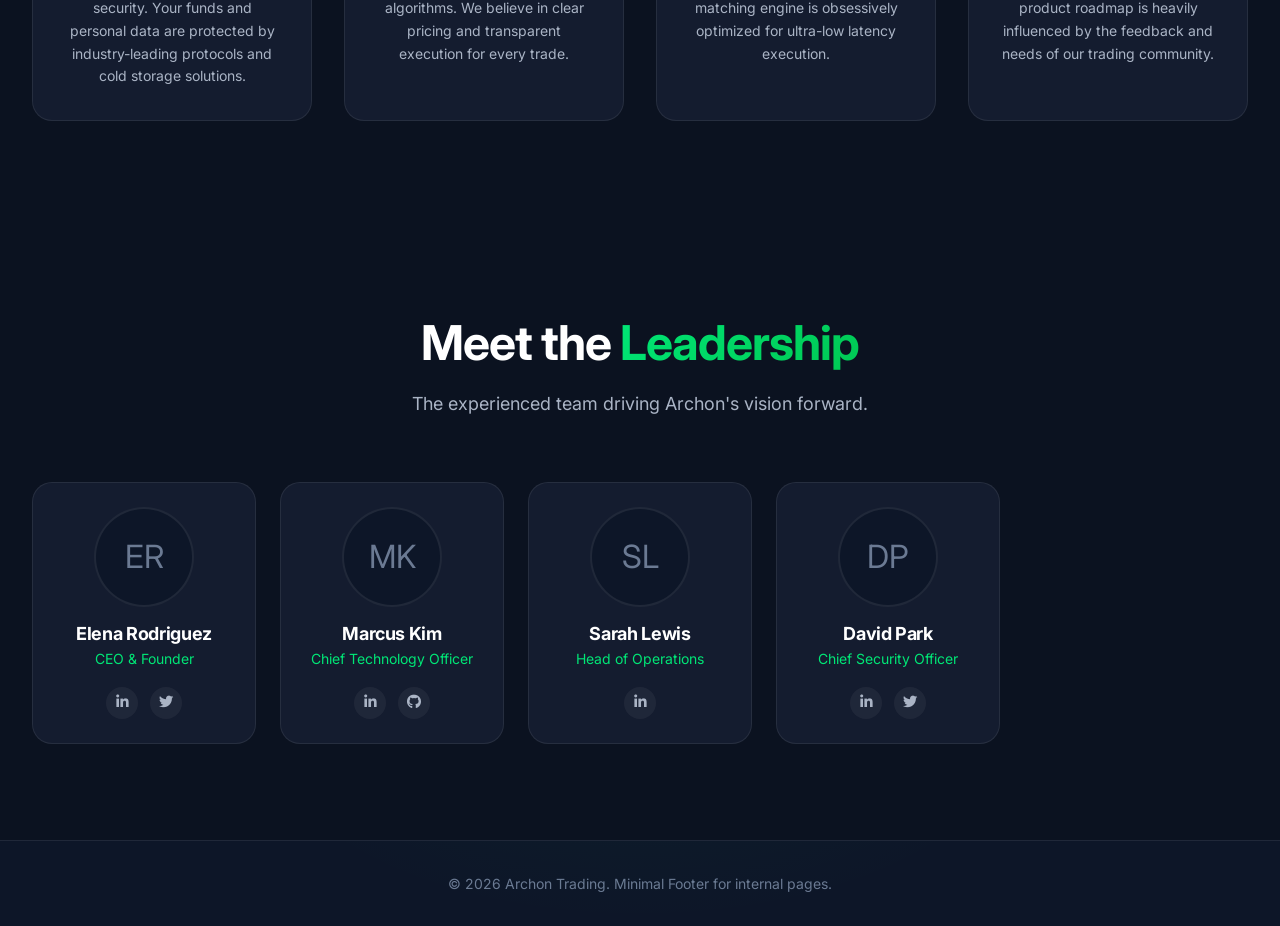
<file: about.html>
<!DOCTYPE html>
<html lang="en">
<head>
  <meta charset="UTF-8">
  <meta name="viewport" content="width=device-width, initial-scale=1.0">
  <title>About Us | Archon Trading Platform</title>
  
  <link rel="stylesheet" href="https://cdnjs.cloudflare.com/ajax/libs/font-awesome/6.4.0/css/all.min.css">
  
  <link rel="stylesheet" href="css/variables.css">
  <link rel="stylesheet" href="css/base.css">
  <link rel="stylesheet" href="css/nav.css">
  <link rel="stylesheet" href="css/footer.css">
  <link rel="stylesheet" href="css/about.css">
</head>
<body>

  <!-- Navigation -->
  <header class="nav">
    <input type="checkbox" id="nav-toggle" class="sr-only">
    <div class="nav__inner">
      <a href="index.html" class="nav__logo">
        <div class="nav__logo-icon">A</div>
        <div class="nav__logo-text">Archon</div>
      </a>
      <nav class="nav__links">
        <a href="index.html" class="nav__link">Home</a>
        <a href="markets.html" class="nav__link">Markets</a>
        <a href="dashboard.html" class="nav__link">Dashboard</a>
        <a href="pricing.html" class="nav__link">Pricing</a>
        <a href="about.html" class="nav__link active">About</a>
      </nav>
      <div class="nav__actions">
        <a href="login.html" class="btn btn-ghost hide-mobile">Log In</a>
        <a href="register.html" class="btn btn-primary hide-mobile">Sign Up</a>
        <label for="nav-toggle" class="nav__hamburger">
          <span class="nav__hamburger-line"></span><span class="nav__hamburger-line"></span><span class="nav__hamburger-line"></span>
        </label>
      </div>
    </div>
  </header>

  <main>
    <section class="about-hero">
      <div class="container">
        <h1 class="about-hero__title">Redefining How the World Trades</h1>
        <p class="about-hero__subtitle">We are on a mission to democratize access to financial markets by building the most powerful, transparent, and user-friendly trading ecosystem.</p>
      </div>
    </section>

    <section class="section container">
      <div class="story-grid">
        <div class="story-content">
          <div class="section-label mb-4">Our Story</div>
          <h2>Built by Traders, For Traders</h2>
          <p>Founded in 2024, Archon was born out of frustration with existing trading platforms. They were either too complex for beginners or lacked the professional tools required by institutional traders. We believed there had to be a better way.</p>
          <p>We set out to build a platform that bridges the gap. By combining institutional-grade infrastructure with a beautiful, intuitive interface, we created a space where anyone can trade Crypto, Forex, and Stocks seamlessly.</p>
          <p>Today, Archon serves over 2 million users across 150 countries, processing billions in daily trading volume with zero downtime.</p>
        </div>
        <div class="story-image">
          <div class="story-image-inner">
            <div class="story-logo"><i class="fa-solid fa-chart-line"></i></div>
          </div>
        </div>
      </div>
    </section>

    <section class="section container">
      <div class="section-header">
        <h2 class="section-title">Core <span>Values</span></h2>
        <p class="section-subtitle">The principles that guide every decision we make.</p>
      </div>
      
      <div class="values-grid">
        <div class="value-card">
          <div class="value-icon"><i class="fa-solid fa-shield"></i></div>
          <h3>Security First</h3>
          <p>We never compromise on security. Your funds and personal data are protected by industry-leading protocols and cold storage solutions.</p>
        </div>
        <div class="value-card">
          <div class="value-icon"><i class="fa-solid fa-eye"></i></div>
          <h3>Transparency</h3>
          <p>No hidden fees, no opaque algorithms. We believe in clear pricing and transparent execution for every trade.</p>
        </div>
        <div class="value-card">
          <div class="value-icon"><i class="fa-solid fa-bolt"></i></div>
          <h3>Performance</h3>
          <p>Speed matters in trading. Our matching engine is obsessively optimized for ultra-low latency execution.</p>
        </div>
        <div class="value-card">
          <div class="value-icon"><i class="fa-solid fa-users"></i></div>
          <h3>Community</h3>
          <p>We listen to our users. Our product roadmap is heavily influenced by the feedback and needs of our trading community.</p>
        </div>
      </div>
    </section>

    <section class="section container">
      <div class="section-header">
        <h2 class="section-title">Meet the <span>Leadership</span></h2>
        <p class="section-subtitle">The experienced team driving Archon's vision forward.</p>
      </div>

      <div class="team-grid">
        <div class="team-card">
          <div class="team-avatar">ER</div>
          <h3 class="team-name">Elena Rodriguez</h3>
          <p class="team-role">CEO & Founder</p>
          <div class="team-socials">
            <a href="#" class="team-social-link"><i class="fa-brands fa-linkedin-in"></i></a>
            <a href="#" class="team-social-link"><i class="fa-brands fa-twitter"></i></a>
          </div>
        </div>
        
        <div class="team-card">
          <div class="team-avatar">MK</div>
          <h3 class="team-name">Marcus Kim</h3>
          <p class="team-role">Chief Technology Officer</p>
          <div class="team-socials">
            <a href="#" class="team-social-link"><i class="fa-brands fa-linkedin-in"></i></a>
            <a href="#" class="team-social-link"><i class="fa-brands fa-github"></i></a>
          </div>
        </div>
        
        <div class="team-card">
          <div class="team-avatar">SL</div>
          <h3 class="team-name">Sarah Lewis</h3>
          <p class="team-role">Head of Operations</p>
          <div class="team-socials">
            <a href="#" class="team-social-link"><i class="fa-brands fa-linkedin-in"></i></a>
          </div>
        </div>
        
        <div class="team-card">
          <div class="team-avatar">DP</div>
          <h3 class="team-name">David Park</h3>
          <p class="team-role">Chief Security Officer</p>
          <div class="team-socials">
            <a href="#" class="team-social-link"><i class="fa-brands fa-linkedin-in"></i></a>
            <a href="#" class="team-social-link"><i class="fa-brands fa-twitter"></i></a>
          </div>
        </div>
      </div>
    </section>
  </main>

  <footer class="footer" style="padding-top: var(--space-8);">
    <div class="container text-center text-muted text-sm pb-8">
      &copy; 2026 Archon Trading. Minimal Footer for internal pages.
    </div>
  </footer>

</body>
</html>
</file>
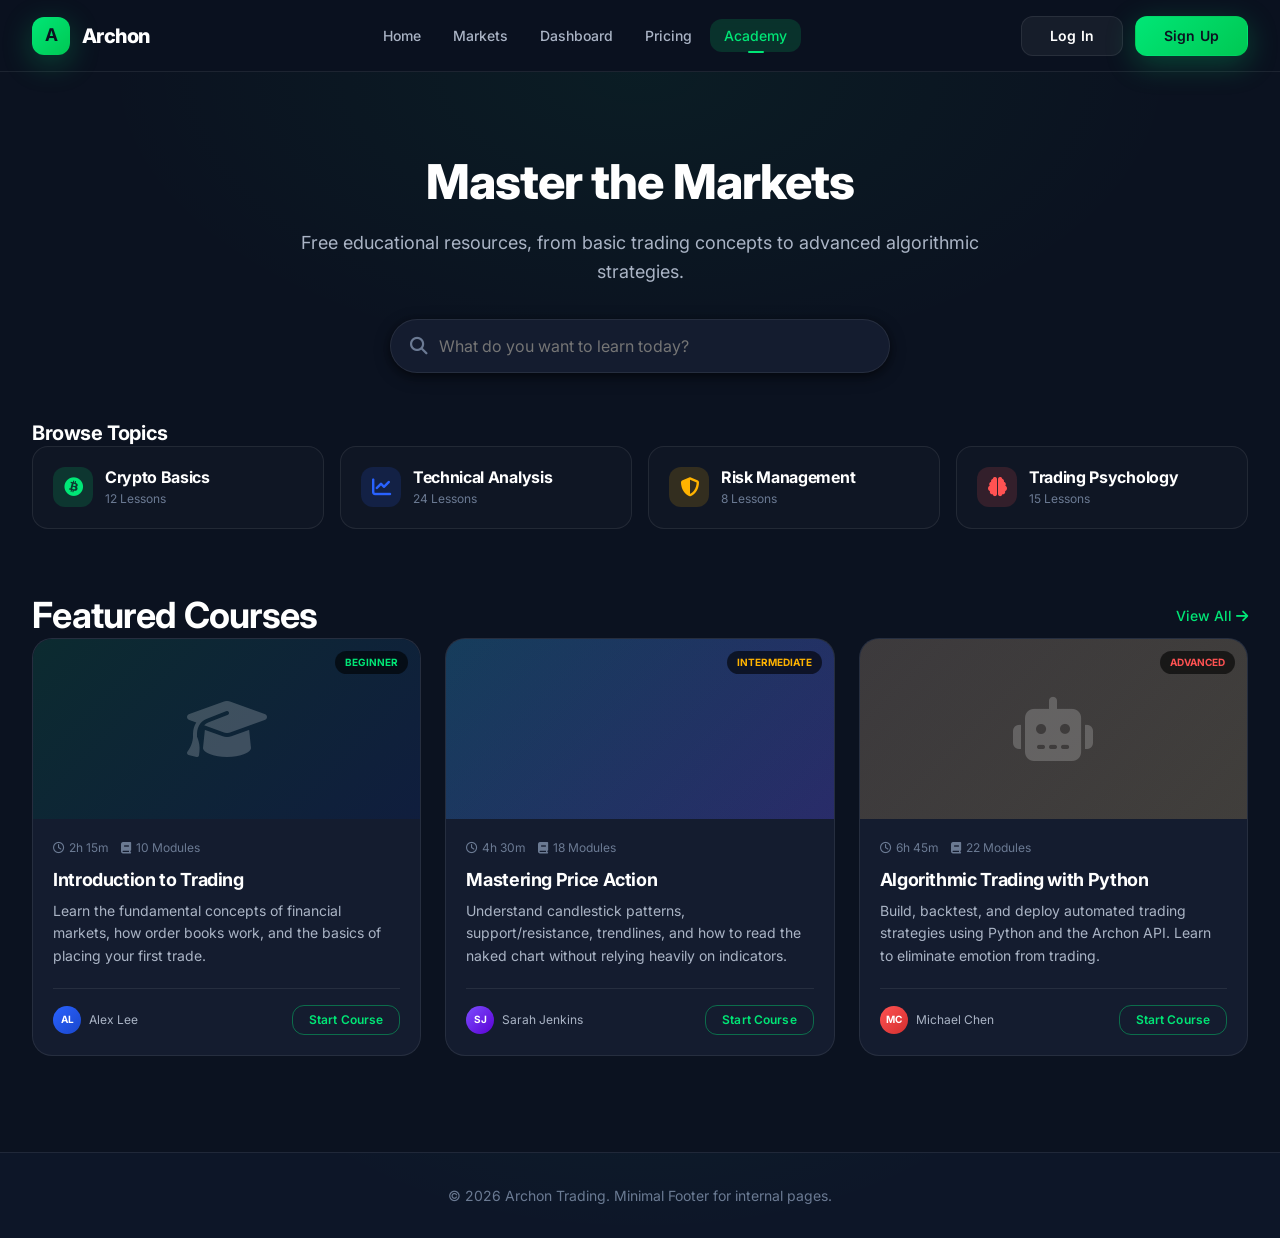
<file: academy.html>
<!DOCTYPE html>
<html lang="en">
<head>
  <meta charset="UTF-8">
  <meta name="viewport" content="width=device-width, initial-scale=1.0">
  <title>Academy | Archon Trading Platform</title>
  
  <link rel="stylesheet" href="https://cdnjs.cloudflare.com/ajax/libs/font-awesome/6.4.0/css/all.min.css">
  
  <link rel="stylesheet" href="css/variables.css">
  <link rel="stylesheet" href="css/base.css">
  <link rel="stylesheet" href="css/nav.css">
  <link rel="stylesheet" href="css/footer.css">
  <link rel="stylesheet" href="css/academy.css">
</head>
<body>

  <!-- Navigation -->
  <header class="nav">
    <input type="checkbox" id="nav-toggle" class="sr-only">
    <div class="nav__inner">
      <a href="index.html" class="nav__logo">
        <div class="nav__logo-icon">A</div>
        <div class="nav__logo-text">Archon</div>
      </a>
      <nav class="nav__links">
        <a href="index.html" class="nav__link">Home</a>
        <a href="markets.html" class="nav__link">Markets</a>
        <a href="dashboard.html" class="nav__link">Dashboard</a>
        <a href="pricing.html" class="nav__link">Pricing</a>
        <a href="academy.html" class="nav__link active">Academy</a>
      </nav>
      <div class="nav__actions">
        <a href="login.html" class="btn btn-ghost hide-mobile">Log In</a>
        <a href="register.html" class="btn btn-primary hide-mobile">Sign Up</a>
        <label for="nav-toggle" class="nav__hamburger">
          <span class="nav__hamburger-line"></span><span class="nav__hamburger-line"></span><span class="nav__hamburger-line"></span>
        </label>
      </div>
    </div>
  </header>

  <main>
    <section class="academy-hero">
      <div class="container">
        <h1 class="academy-title">Master the Markets</h1>
        <p class="academy-subtitle">Free educational resources, from basic trading concepts to advanced algorithmic strategies.</p>
        
        <div class="academy-search">
          <i class="fa-solid fa-magnifying-glass"></i>
          <input type="text" placeholder="What do you want to learn today?">
        </div>
      </div>
    </section>

    <section class="section container" style="padding-top: 0;">
      <!-- Topics -->
      <h3 class="text-xl fw-bold mb-4">Browse Topics</h3>
      <div class="topics-grid">
        <div class="topic-card">
          <div class="topic-icon"><i class="fa-brands fa-bitcoin"></i></div>
          <div class="topic-info">
            <h4>Crypto Basics</h4>
            <p>12 Lessons</p>
          </div>
        </div>
        <div class="topic-card">
          <div class="topic-icon" style="color:var(--secondary); background:var(--secondary-glow)"><i class="fa-solid fa-chart-line"></i></div>
          <div class="topic-info">
            <h4>Technical Analysis</h4>
            <p>24 Lessons</p>
          </div>
        </div>
        <div class="topic-card">
          <div class="topic-icon" style="color:var(--warning); background:var(--warning-glow)"><i class="fa-solid fa-shield-halved"></i></div>
          <div class="topic-info">
            <h4>Risk Management</h4>
            <p>8 Lessons</p>
          </div>
        </div>
        <div class="topic-card">
          <div class="topic-icon" style="color:var(--danger); background:var(--danger-glow)"><i class="fa-solid fa-brain"></i></div>
          <div class="topic-info">
            <h4>Trading Psychology</h4>
            <p>15 Lessons</p>
          </div>
        </div>
      </div>

      <!-- Courses -->
      <div class="flex justify-between items-center mb-6">
        <h3 class="text-2xl fw-bold">Featured Courses</h3>
        <a href="#" class="text-primary text-sm fw-medium">View All <i class="fa-solid fa-arrow-right"></i></a>
      </div>

      <div class="courses-grid">
        <!-- Course 1 -->
        <div class="course-card">
          <div class="course-img">
            <span class="course-level level-beginner">Beginner</span>
            <i class="fa-solid fa-graduation-cap"></i>
          </div>
          <div class="course-body">
            <div class="course-meta">
              <span><i class="fa-regular fa-clock"></i> 2h 15m</span>
              <span><i class="fa-solid fa-book"></i> 10 Modules</span>
            </div>
            <h3 class="course-title">Introduction to Trading</h3>
            <p class="course-desc">Learn the fundamental concepts of financial markets, how order books work, and the basics of placing your first trade.</p>
            <div class="course-footer">
              <div class="course-author">
                <div class="author-avatar">AL</div>
                <div class="author-name">Alex Lee</div>
              </div>
              <button class="btn btn-outline btn-sm">Start Course</button>
            </div>
          </div>
        </div>

        <!-- Course 2 -->
        <div class="course-card">
          <div class="course-img" style="background: linear-gradient(135deg, rgba(41,98,255,0.2), rgba(124,77,255,0.2));">
            <span class="course-level level-intermediate">Intermediate</span>
            <i class="fa-solid fa-chart-candlestick"></i>
          </div>
          <div class="course-body">
            <div class="course-meta">
              <span><i class="fa-regular fa-clock"></i> 4h 30m</span>
              <span><i class="fa-solid fa-book"></i> 18 Modules</span>
            </div>
            <h3 class="course-title">Mastering Price Action</h3>
            <p class="course-desc">Understand candlestick patterns, support/resistance, trendlines, and how to read the naked chart without relying heavily on indicators.</p>
            <div class="course-footer">
              <div class="course-author">
                <div class="author-avatar" style="background:var(--grad-purple)">SJ</div>
                <div class="author-name">Sarah Jenkins</div>
              </div>
              <button class="btn btn-outline btn-sm">Start Course</button>
            </div>
          </div>
        </div>

        <!-- Course 3 -->
        <div class="course-card">
          <div class="course-img" style="background: linear-gradient(135deg, rgba(255,82,82,0.2), rgba(255,179,0,0.2));">
            <span class="course-level level-advanced">Advanced</span>
            <i class="fa-solid fa-robot"></i>
          </div>
          <div class="course-body">
            <div class="course-meta">
              <span><i class="fa-regular fa-clock"></i> 6h 45m</span>
              <span><i class="fa-solid fa-book"></i> 22 Modules</span>
            </div>
            <h3 class="course-title">Algorithmic Trading with Python</h3>
            <p class="course-desc">Build, backtest, and deploy automated trading strategies using Python and the Archon API. Learn to eliminate emotion from trading.</p>
            <div class="course-footer">
              <div class="course-author">
                <div class="author-avatar" style="background:var(--grad-danger)">MC</div>
                <div class="author-name">Michael Chen</div>
              </div>
              <button class="btn btn-outline btn-sm">Start Course</button>
            </div>
          </div>
        </div>
      </div>
    </section>
  </main>

  <footer class="footer" style="padding-top: var(--space-8);">
    <div class="container text-center text-muted text-sm pb-8">
      &copy; 2026 Archon Trading. Minimal Footer for internal pages.
    </div>
  </footer>

</body>
</html>
</file>
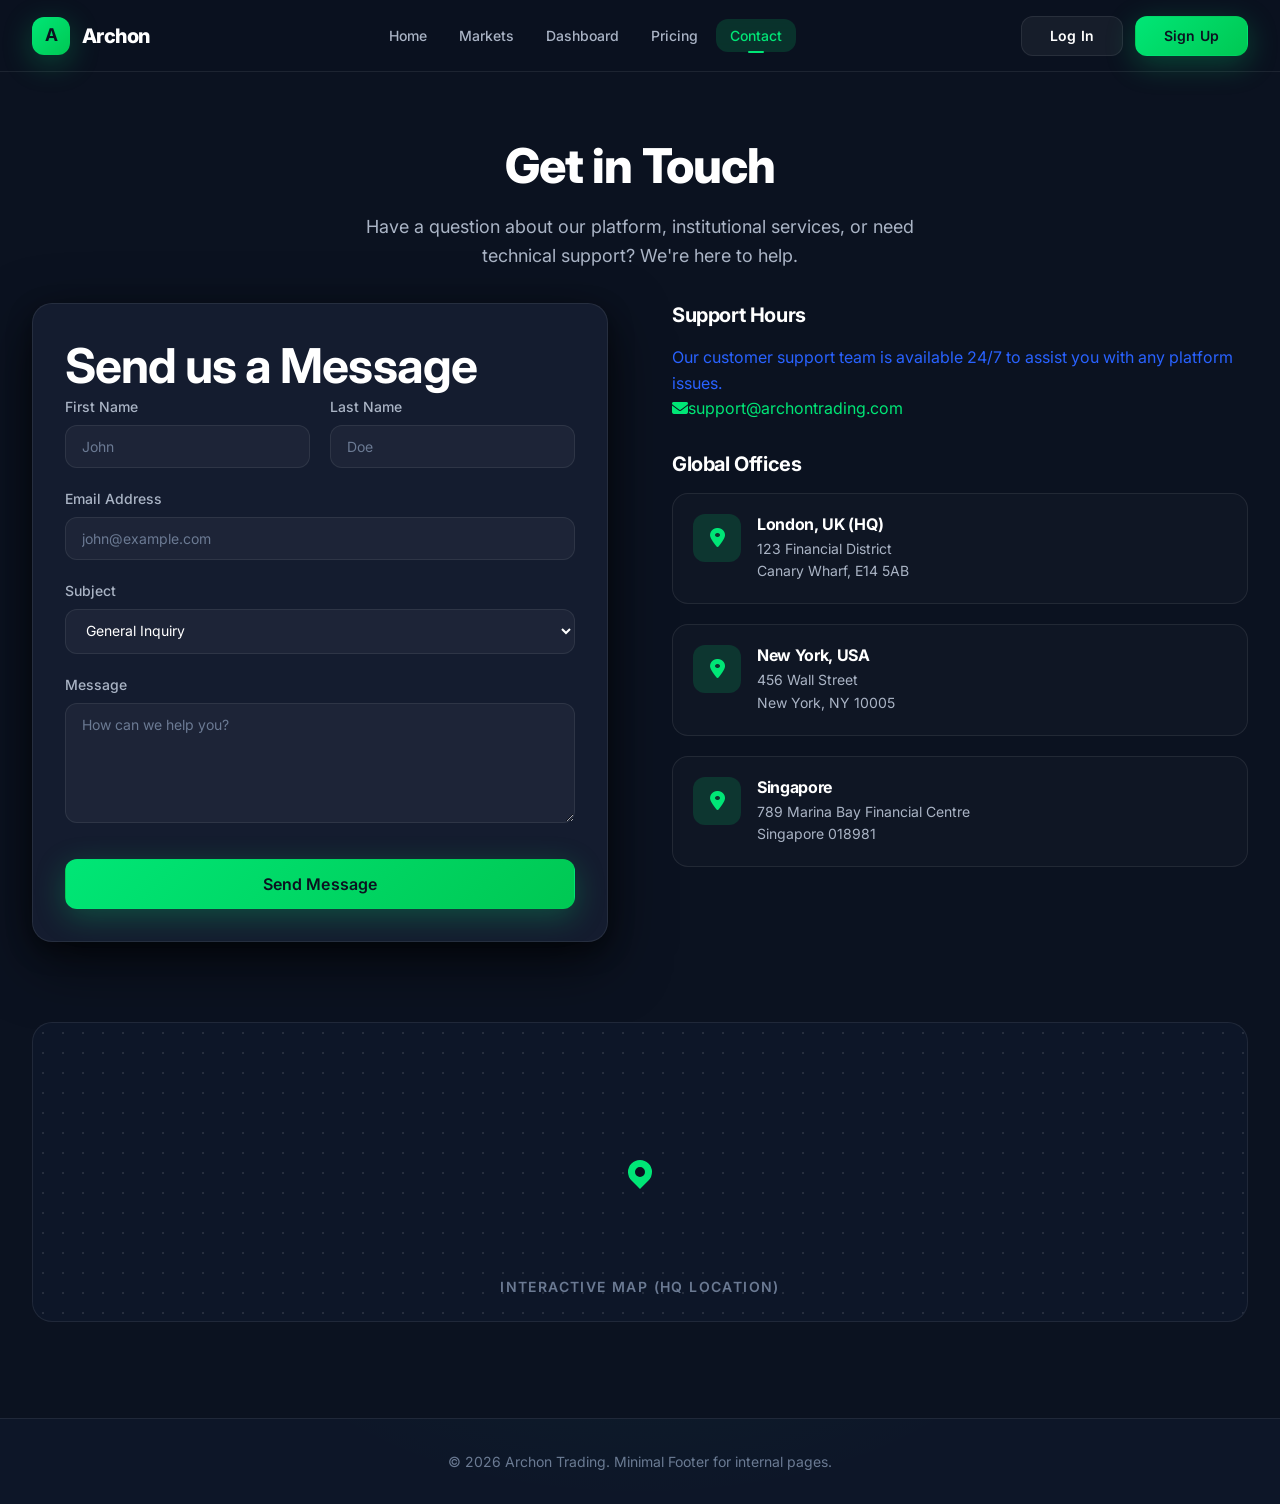
<file: contact.html>
<!DOCTYPE html>
<html lang="en">
<head>
  <meta charset="UTF-8">
  <meta name="viewport" content="width=device-width, initial-scale=1.0">
  <title>Contact Us | Archon Trading Platform</title>
  
  <link rel="stylesheet" href="https://cdnjs.cloudflare.com/ajax/libs/font-awesome/6.4.0/css/all.min.css">
  
  <link rel="stylesheet" href="css/variables.css">
  <link rel="stylesheet" href="css/base.css">
  <link rel="stylesheet" href="css/nav.css">
  <link rel="stylesheet" href="css/footer.css">
  <link rel="stylesheet" href="css/contact.css">
</head>
<body>

  <!-- Navigation -->
  <header class="nav">
    <input type="checkbox" id="nav-toggle" class="sr-only">
    <div class="nav__inner">
      <a href="index.html" class="nav__logo">
        <div class="nav__logo-icon">A</div>
        <div class="nav__logo-text">Archon</div>
      </a>
      <nav class="nav__links">
        <a href="index.html" class="nav__link">Home</a>
        <a href="markets.html" class="nav__link">Markets</a>
        <a href="dashboard.html" class="nav__link">Dashboard</a>
        <a href="pricing.html" class="nav__link">Pricing</a>
        <a href="contact.html" class="nav__link active">Contact</a>
      </nav>
      <div class="nav__actions">
        <a href="login.html" class="btn btn-ghost hide-mobile">Log In</a>
        <a href="register.html" class="btn btn-primary hide-mobile">Sign Up</a>
        <label for="nav-toggle" class="nav__hamburger">
          <span class="nav__hamburger-line"></span><span class="nav__hamburger-line"></span><span class="nav__hamburger-line"></span>
        </label>
      </div>
    </div>
  </header>

  <main>
    <section class="contact-hero">
      <div class="container">
        <h1 class="contact-title">Get in Touch</h1>
        <p class="contact-subtitle">Have a question about our platform, institutional services, or need technical support? We're here to help.</p>
      </div>
    </section>

    <section class="section container" style="padding-top: 0;">
      <div class="contact-grid">
        
        <!-- Contact Form -->
        <div class="contact-form-card">
          <h2 class="text-2xl fw-bold mb-6">Send us a Message</h2>
          <form class="contact-form">
            <div class="form-row">
              <div class="form-group">
                <label class="form-label">First Name</label>
                <input type="text" class="form-input" placeholder="John">
              </div>
              <div class="form-group">
                <label class="form-label">Last Name</label>
                <input type="text" class="form-input" placeholder="Doe">
              </div>
            </div>
            
            <div class="form-group">
              <label class="form-label">Email Address</label>
              <input type="email" class="form-input" placeholder="john@example.com">
            </div>
            
            <div class="form-group">
              <label class="form-label">Subject</label>
              <select class="form-input">
                <option>General Inquiry</option>
                <option>Technical Support</option>
                <option>Institutional Account</option>
                <option>Partnership</option>
              </select>
            </div>
            
            <div class="form-group">
              <label class="form-label">Message</label>
              <textarea class="form-input" placeholder="How can we help you?"></textarea>
            </div>
            
            <button type="button" class="btn btn-primary btn-lg">Send Message</button>
          </form>
        </div>

        <!-- Contact Info -->
        <div class="contact-info">
          
          <div class="info-block">
            <h3>Support Hours</h3>
            <p class="text-secondary mb-2">Our customer support team is available 24/7 to assist you with any platform issues.</p>
            <div class="flex items-center gap-3 text-primary">
              <i class="fa-solid fa-envelope"></i> support@archontrading.com
            </div>
          </div>

          <div class="info-block">
            <h3>Global Offices</h3>
            <div class="offices-grid">
              
              <div class="office-card">
                <div class="office-icon"><i class="fa-solid fa-location-dot"></i></div>
                <div class="office-details">
                  <h4>London, UK (HQ)</h4>
                  <p>123 Financial District<br>Canary Wharf, E14 5AB</p>
                </div>
              </div>
              
              <div class="office-card">
                <div class="office-icon"><i class="fa-solid fa-location-dot"></i></div>
                <div class="office-details">
                  <h4>New York, USA</h4>
                  <p>456 Wall Street<br>New York, NY 10005</p>
                </div>
              </div>

              <div class="office-card">
                <div class="office-icon"><i class="fa-solid fa-location-dot"></i></div>
                <div class="office-details">
                  <h4>Singapore</h4>
                  <p>789 Marina Bay Financial Centre<br>Singapore 018981</p>
                </div>
              </div>

            </div>
          </div>

        </div>
      </div>
      
      <!-- Map Placeholder -->
      <div class="map-placeholder">
        <div class="map-marker"></div>
        <div class="map-label">Interactive Map (HQ Location)</div>
      </div>

    </section>
  </main>

  <footer class="footer" style="padding-top: var(--space-8);">
    <div class="container text-center text-muted text-sm pb-8">
      &copy; 2026 Archon Trading. Minimal Footer for internal pages.
    </div>
  </footer>

</body>
</html>
</file>
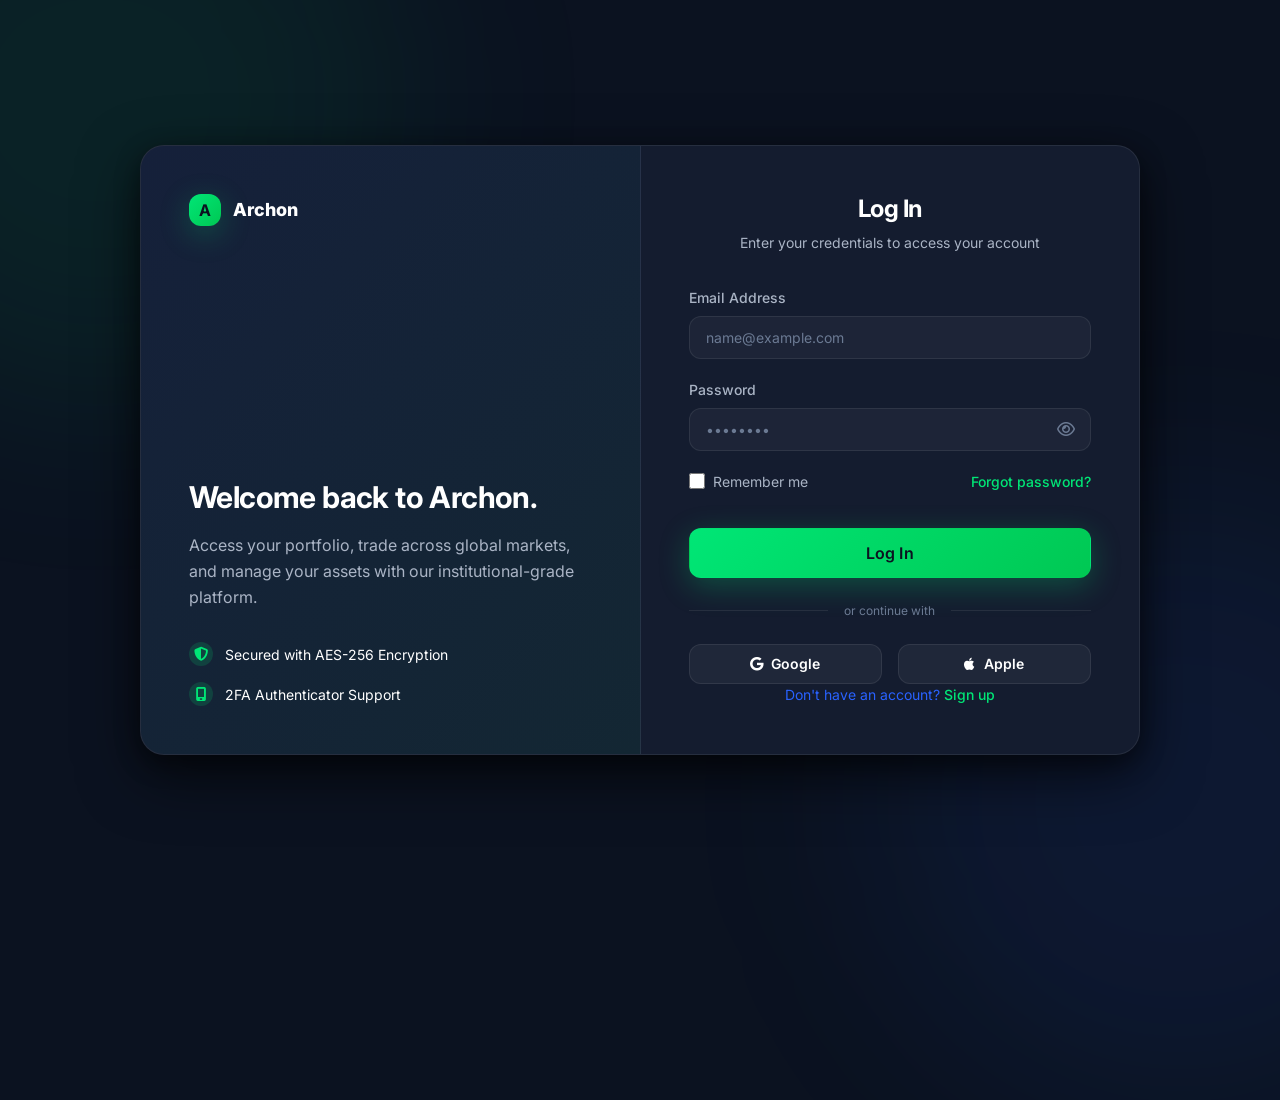
<file: login.html>
<!DOCTYPE html>
<html lang="en">
<head>
  <meta charset="UTF-8">
  <meta name="viewport" content="width=device-width, initial-scale=1.0">
  <title>Login | Archon Trading Platform</title>
  
  <link rel="stylesheet" href="https://cdnjs.cloudflare.com/ajax/libs/font-awesome/6.4.0/css/all.min.css">
  
  <link rel="stylesheet" href="css/variables.css">
  <link rel="stylesheet" href="css/base.css">
  <link rel="stylesheet" href="css/auth.css">
</head>
<body class="auth-page">

  <div class="auth-container">
    
    <!-- Info Side -->
    <div class="auth-info">
      <a href="index.html" class="auth-logo">
        <div class="auth-logo-icon">A</div>
        <div class="auth-logo-text">Archon</div>
      </a>
      
      <div class="auth-info-content">
        <h2>Welcome back to Archon.</h2>
        <p>Access your portfolio, trade across global markets, and manage your assets with our institutional-grade platform.</p>
        
        <div class="auth-features">
          <div class="auth-feature">
            <i class="fa-solid fa-shield-halved"></i>
            <span>Secured with AES-256 Encryption</span>
          </div>
          <div class="auth-feature">
            <i class="fa-solid fa-mobile-screen"></i>
            <span>2FA Authenticator Support</span>
          </div>
        </div>
      </div>
    </div>

    <!-- Form Side -->
    <div class="auth-form-wrap">
      <div class="auth-header">
        <h1>Log In</h1>
        <p>Enter your credentials to access your account</p>
      </div>
      
      <form class="auth-form">
        <div class="form-group">
          <label class="form-label">Email Address</label>
          <input type="email" class="form-input" placeholder="name@example.com">
        </div>
        
        <div class="form-group">
          <label class="form-label">Password</label>
          <div class="input-icon-wrap">
            <input type="password" class="form-input" placeholder="••••••••">
            <i class="fa-regular fa-eye"></i>
          </div>
        </div>
        
        <div class="auth-options">
          <label class="auth-checkbox">
            <input type="checkbox"> Remember me
          </label>
          <a href="#" class="auth-link">Forgot password?</a>
        </div>
        
        <button type="button" class="btn btn-primary btn-lg" style="margin-top: var(--space-4);">Log In</button>
      </form>
      
      <div class="auth-divider">or continue with</div>
      
      <div class="auth-social">
        <button class="btn btn-ghost"><i class="fa-brands fa-google"></i> Google</button>
        <button class="btn btn-ghost"><i class="fa-brands fa-apple"></i> Apple</button>
      </div>
      
      <p class="text-center text-sm text-secondary mt-8">
        Don't have an account? <a href="register.html" class="auth-link">Sign up</a>
      </p>
    </div>

  </div>

</body>
</html>
</file>
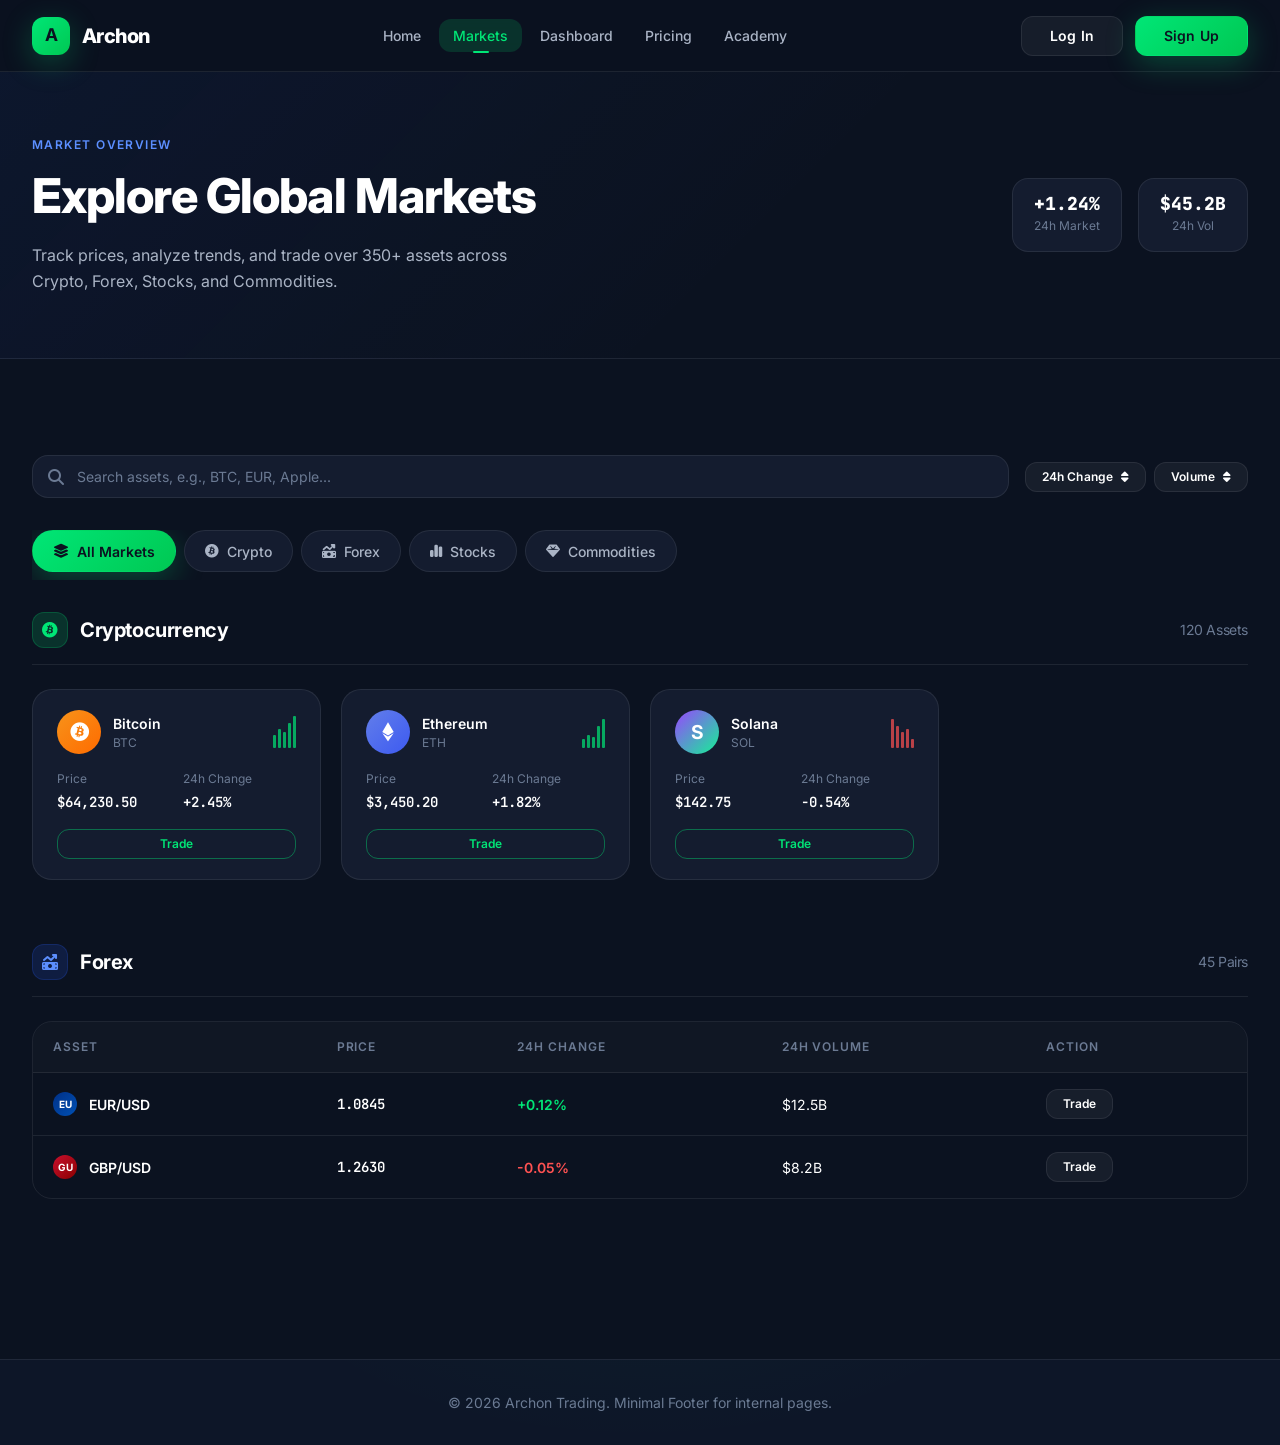
<file: markets.html>
<!DOCTYPE html>
<html lang="en">
<head>
  <meta charset="UTF-8">
  <meta name="viewport" content="width=device-width, initial-scale=1.0">
  <title>Markets | Archon Trading Platform</title>
  
  <link rel="stylesheet" href="https://cdnjs.cloudflare.com/ajax/libs/font-awesome/6.4.0/css/all.min.css">
  
  <link rel="stylesheet" href="css/variables.css">
  <link rel="stylesheet" href="css/base.css">
  <link rel="stylesheet" href="css/nav.css">
  <link rel="stylesheet" href="css/footer.css">
  <link rel="stylesheet" href="css/markets.css">
</head>
<body>

  <!-- Navigation -->
  <header class="nav">
    <input type="checkbox" id="nav-toggle" class="sr-only">
    <div class="nav__inner">
      <a href="index.html" class="nav__logo">
        <div class="nav__logo-icon">A</div>
        <div class="nav__logo-text">Archon</div>
      </a>
      <nav class="nav__links">
        <a href="index.html" class="nav__link">Home</a>
        <a href="markets.html" class="nav__link active">Markets</a>
        <a href="dashboard.html" class="nav__link">Dashboard</a>
        <a href="pricing.html" class="nav__link">Pricing</a>
        <a href="academy.html" class="nav__link">Academy</a>
      </nav>
      <div class="nav__actions">
        <a href="login.html" class="btn btn-ghost hide-mobile">Log In</a>
        <a href="register.html" class="btn btn-primary hide-mobile">Sign Up</a>
        <label for="nav-toggle" class="nav__hamburger">
          <span class="nav__hamburger-line"></span>
          <span class="nav__hamburger-line"></span>
          <span class="nav__hamburger-line"></span>
        </label>
      </div>
    </div>
    <!-- Mobile Menu (simplified for brevity) -->
    <div class="nav__mobile-menu">
      <a href="index.html" class="nav__mobile-link">Home</a>
      <a href="markets.html" class="nav__mobile-link active">Markets</a>
      <a href="dashboard.html" class="nav__mobile-link">Dashboard</a>
      <a href="pricing.html" class="nav__mobile-link">Pricing</a>
    </div>
  </header>

  <main>
    <!-- Hero Banner -->
    <section class="markets-hero">
      <div class="container markets-hero__inner">
        <div>
          <div class="markets-hero__label">Market Overview</div>
          <h1 class="markets-hero__title">Explore Global Markets</h1>
          <p class="markets-hero__sub">Track prices, analyze trends, and trade over 350+ assets across Crypto, Forex, Stocks, and Commodities.</p>
        </div>
        <div class="market-summary">
          <div class="market-summary__card">
            <div class="market-summary__val text-primary">+1.24%</div>
            <div class="market-summary__key">24h Market</div>
          </div>
          <div class="market-summary__card">
            <div class="market-summary__val">$45.2B</div>
            <div class="market-summary__key">24h Vol</div>
          </div>
        </div>
      </div>
    </section>

    <section class="section container">
      <!-- Toolbar -->
      <div class="markets-toolbar">
        <div class="markets-search">
          <i class="fa-solid fa-magnifying-glass markets-search__icon"></i>
          <input type="text" class="markets-search__input" placeholder="Search assets, e.g., BTC, EUR, Apple...">
        </div>
        <div class="markets-filters">
          <button class="btn btn-ghost btn-sm">24h Change <i class="fa-solid fa-sort"></i></button>
          <button class="btn btn-ghost btn-sm">Volume <i class="fa-solid fa-sort"></i></button>
        </div>
      </div>

      <!-- Categories -->
      <div class="category-tabs">
        <div class="category-tab active"><i class="fa-solid fa-layer-group"></i> All Markets</div>
        <div class="category-tab"><i class="fa-brands fa-bitcoin"></i> Crypto</div>
        <div class="category-tab"><i class="fa-solid fa-money-bill-trend-up"></i> Forex</div>
        <div class="category-tab"><i class="fa-solid fa-chart-simple"></i> Stocks</div>
        <div class="category-tab"><i class="fa-solid fa-gem"></i> Commodities</div>
      </div>

      <!-- Crypto Section -->
      <div class="market-section">
        <h2 class="market-section__title">
          <div class="market-section__icon icon-frame icon-frame-primary"><i class="fa-brands fa-bitcoin"></i></div>
          Cryptocurrency
          <span class="market-section__count">120 Assets</span>
        </h2>
        
        <div class="market-grid">
          <!-- Card 1 -->
          <div class="market-card">
            <div class="market-card__head">
              <div class="market-card__asset">
                <div class="market-card__icon icon-btc"><i class="fa-brands fa-bitcoin"></i></div>
                <div>
                  <div class="market-card__name">Bitcoin</div>
                  <div class="market-card__ticker">BTC</div>
                </div>
              </div>
              <div class="market-card__spark">
                <div class="spark-bar up" style="height:40%"></div><div class="spark-bar up" style="height:60%"></div><div class="spark-bar up" style="height:50%"></div><div class="spark-bar up" style="height:80%"></div><div class="spark-bar up" style="height:100%"></div>
              </div>
            </div>
            <div class="market-card__body">
              <div>
                <div class="market-card__field-label">Price</div>
                <div class="market-card__field-val">$64,230.50</div>
              </div>
              <div>
                <div class="market-card__field-label">24h Change</div>
                <div class="market-card__field-val text-primary">+2.45%</div>
              </div>
            </div>
            <div class="market-card__actions">
              <button class="btn btn-outline btn-sm btn-full">Trade</button>
            </div>
          </div>

          <!-- Card 2 -->
          <div class="market-card">
            <div class="market-card__head">
              <div class="market-card__asset">
                <div class="market-card__icon icon-eth"><i class="fa-brands fa-ethereum"></i></div>
                <div>
                  <div class="market-card__name">Ethereum</div>
                  <div class="market-card__ticker">ETH</div>
                </div>
              </div>
              <div class="market-card__spark">
                <div class="spark-bar up" style="height:30%"></div><div class="spark-bar up" style="height:40%"></div><div class="spark-bar up" style="height:35%"></div><div class="spark-bar up" style="height:70%"></div><div class="spark-bar up" style="height:90%"></div>
              </div>
            </div>
            <div class="market-card__body">
              <div>
                <div class="market-card__field-label">Price</div>
                <div class="market-card__field-val">$3,450.20</div>
              </div>
              <div>
                <div class="market-card__field-label">24h Change</div>
                <div class="market-card__field-val text-primary">+1.82%</div>
              </div>
            </div>
            <div class="market-card__actions">
              <button class="btn btn-outline btn-sm btn-full">Trade</button>
            </div>
          </div>
          
          <!-- Card 3 -->
          <div class="market-card">
            <div class="market-card__head">
              <div class="market-card__asset">
                <div class="market-card__icon icon-sol">S</div>
                <div>
                  <div class="market-card__name">Solana</div>
                  <div class="market-card__ticker">SOL</div>
                </div>
              </div>
              <div class="market-card__spark">
                <div class="spark-bar down" style="height:90%"></div><div class="spark-bar down" style="height:70%"></div><div class="spark-bar down" style="height:50%"></div><div class="spark-bar down" style="height:60%"></div><div class="spark-bar down" style="height:30%"></div>
              </div>
            </div>
            <div class="market-card__body">
              <div>
                <div class="market-card__field-label">Price</div>
                <div class="market-card__field-val">$142.75</div>
              </div>
              <div>
                <div class="market-card__field-label">24h Change</div>
                <div class="market-card__field-val text-danger">-0.54%</div>
              </div>
            </div>
            <div class="market-card__actions">
              <button class="btn btn-outline btn-sm btn-full">Trade</button>
            </div>
          </div>
        </div>
      </div>

      <!-- Forex Section -->
      <div class="market-section">
        <h2 class="market-section__title">
          <div class="market-section__icon icon-frame icon-frame-secondary"><i class="fa-solid fa-money-bill-trend-up"></i></div>
          Forex
          <span class="market-section__count">45 Pairs</span>
        </h2>
        
        <div class="market-table-wrap">
          <table class="market-table">
            <thead>
              <tr>
                <th>Asset</th>
                <th>Price</th>
                <th>24h Change</th>
                <th>24h Volume</th>
                <th>Action</th>
              </tr>
            </thead>
            <tbody>
              <tr>
                <td>
                  <div class="coin-cell">
                    <div class="market-card__icon icon-eurusd" style="width:24px;height:24px;font-size:10px;">EU</div>
                    <div class="fw-semibold">EUR/USD</div>
                  </div>
                </td>
                <td class="price-cell">1.0845</td>
                <td class="text-primary fw-semibold">+0.12%</td>
                <td>$12.5B</td>
                <td><button class="btn btn-ghost btn-sm">Trade</button></td>
              </tr>
              <tr>
                <td>
                  <div class="coin-cell">
                    <div class="market-card__icon icon-gbpusd" style="width:24px;height:24px;font-size:10px;">GU</div>
                    <div class="fw-semibold">GBP/USD</div>
                  </div>
                </td>
                <td class="price-cell">1.2630</td>
                <td class="text-danger fw-semibold">-0.05%</td>
                <td>$8.2B</td>
                <td><button class="btn btn-ghost btn-sm">Trade</button></td>
              </tr>
            </tbody>
          </table>
        </div>
      </div>

    </section>
  </main>

  <footer class="footer" style="padding-top: var(--space-8);">
    <div class="container text-center text-muted text-sm pb-8">
      &copy; 2026 Archon Trading. Minimal Footer for internal pages.
    </div>
  </footer>

</body>
</html>
</file>
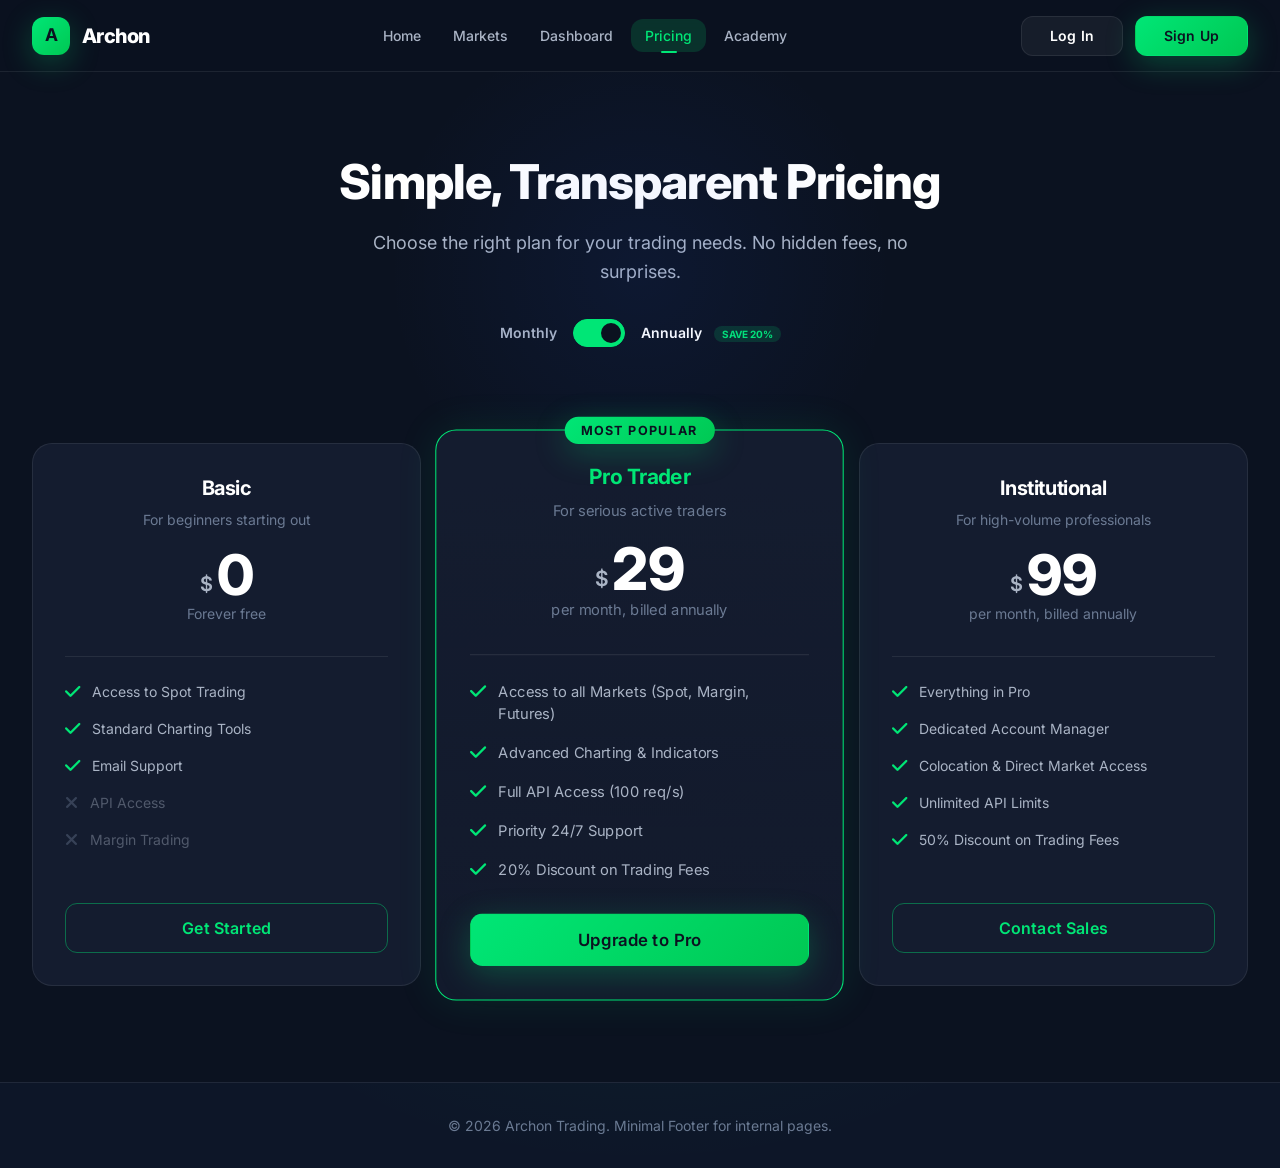
<file: pricing.html>
<!DOCTYPE html>
<html lang="en">
<head>
  <meta charset="UTF-8">
  <meta name="viewport" content="width=device-width, initial-scale=1.0">
  <title>Pricing | Archon Trading Platform</title>
  
  <link rel="stylesheet" href="https://cdnjs.cloudflare.com/ajax/libs/font-awesome/6.4.0/css/all.min.css">
  
  <link rel="stylesheet" href="css/variables.css">
  <link rel="stylesheet" href="css/base.css">
  <link rel="stylesheet" href="css/nav.css">
  <link rel="stylesheet" href="css/footer.css">
  <link rel="stylesheet" href="css/pricing.css">
</head>
<body>

  <!-- Navigation -->
  <header class="nav">
    <input type="checkbox" id="nav-toggle" class="sr-only">
    <div class="nav__inner">
      <a href="index.html" class="nav__logo">
        <div class="nav__logo-icon">A</div>
        <div class="nav__logo-text">Archon</div>
      </a>
      <nav class="nav__links">
        <a href="index.html" class="nav__link">Home</a>
        <a href="markets.html" class="nav__link">Markets</a>
        <a href="dashboard.html" class="nav__link">Dashboard</a>
        <a href="pricing.html" class="nav__link active">Pricing</a>
        <a href="academy.html" class="nav__link">Academy</a>
      </nav>
      <div class="nav__actions">
        <a href="login.html" class="btn btn-ghost hide-mobile">Log In</a>
        <a href="register.html" class="btn btn-primary hide-mobile">Sign Up</a>
        <label for="nav-toggle" class="nav__hamburger">
          <span class="nav__hamburger-line"></span><span class="nav__hamburger-line"></span><span class="nav__hamburger-line"></span>
        </label>
      </div>
    </div>
  </header>

  <main>
    <div class="container">
      <div class="pricing-header">
        <h1 class="pricing-title">Simple, Transparent Pricing</h1>
        <p class="pricing-subtitle">Choose the right plan for your trading needs. No hidden fees, no surprises.</p>
        
        <div class="billing-toggle">
          <span class="billing-label">Monthly</span>
          <label class="toggle-switch">
            <input type="checkbox" checked>
            <span class="toggle-slider"></span>
          </label>
          <span class="billing-label active">Annually <span class="billing-badge">Save 20%</span></span>
        </div>
      </div>

      <div class="pricing-grid">
        
        <!-- Free Plan -->
        <div class="pricing-card">
          <div class="pricing-card__head">
            <h2 class="pricing-card__name">Basic</h2>
            <p class="pricing-card__desc">For beginners starting out</p>
            <div class="pricing-card__price-wrap">
              <span class="pricing-card__currency">$</span>
              <span class="pricing-card__price">0</span>
            </div>
            <p class="pricing-card__period">Forever free</p>
          </div>
          
          <div class="pricing-card__features">
            <div class="pricing-feature">
              <i class="fa-solid fa-check pricing-feature__icon"></i>
              <span>Access to Spot Trading</span>
            </div>
            <div class="pricing-feature">
              <i class="fa-solid fa-check pricing-feature__icon"></i>
              <span>Standard Charting Tools</span>
            </div>
            <div class="pricing-feature">
              <i class="fa-solid fa-check pricing-feature__icon"></i>
              <span>Email Support</span>
            </div>
            <div class="pricing-feature pricing-feature--disabled">
              <i class="fa-solid fa-xmark pricing-feature__icon"></i>
              <span>API Access</span>
            </div>
            <div class="pricing-feature pricing-feature--disabled">
              <i class="fa-solid fa-xmark pricing-feature__icon"></i>
              <span>Margin Trading</span>
            </div>
          </div>
          
          <button class="btn btn-outline btn-lg btn-full pricing-card__btn">Get Started</button>
        </div>

        <!-- Pro Plan -->
        <div class="pricing-card pricing-card--popular">
          <div class="popular-badge">Most Popular</div>
          <div class="pricing-card__head">
            <h2 class="pricing-card__name text-primary">Pro Trader</h2>
            <p class="pricing-card__desc">For serious active traders</p>
            <div class="pricing-card__price-wrap">
              <span class="pricing-card__currency">$</span>
              <span class="pricing-card__price text-primary">29</span>
            </div>
            <p class="pricing-card__period">per month, billed annually</p>
          </div>
          
          <div class="pricing-card__features">
            <div class="pricing-feature">
              <i class="fa-solid fa-check pricing-feature__icon"></i>
              <span>Access to all Markets (Spot, Margin, Futures)</span>
            </div>
            <div class="pricing-feature">
              <i class="fa-solid fa-check pricing-feature__icon"></i>
              <span>Advanced Charting & Indicators</span>
            </div>
            <div class="pricing-feature">
              <i class="fa-solid fa-check pricing-feature__icon"></i>
              <span>Full API Access (100 req/s)</span>
            </div>
            <div class="pricing-feature">
              <i class="fa-solid fa-check pricing-feature__icon"></i>
              <span>Priority 24/7 Support</span>
            </div>
            <div class="pricing-feature">
              <i class="fa-solid fa-check pricing-feature__icon"></i>
              <span>20% Discount on Trading Fees</span>
            </div>
          </div>
          
          <button class="btn btn-primary btn-lg btn-full pricing-card__btn">Upgrade to Pro</button>
        </div>

        <!-- Premium Plan -->
        <div class="pricing-card">
          <div class="pricing-card__head">
            <h2 class="pricing-card__name">Institutional</h2>
            <p class="pricing-card__desc">For high-volume professionals</p>
            <div class="pricing-card__price-wrap">
              <span class="pricing-card__currency">$</span>
              <span class="pricing-card__price">99</span>
            </div>
            <p class="pricing-card__period">per month, billed annually</p>
          </div>
          
          <div class="pricing-card__features">
            <div class="pricing-feature">
              <i class="fa-solid fa-check pricing-feature__icon"></i>
              <span>Everything in Pro</span>
            </div>
            <div class="pricing-feature">
              <i class="fa-solid fa-check pricing-feature__icon"></i>
              <span>Dedicated Account Manager</span>
            </div>
            <div class="pricing-feature">
              <i class="fa-solid fa-check pricing-feature__icon"></i>
              <span>Colocation & Direct Market Access</span>
            </div>
            <div class="pricing-feature">
              <i class="fa-solid fa-check pricing-feature__icon"></i>
              <span>Unlimited API Limits</span>
            </div>
            <div class="pricing-feature">
              <i class="fa-solid fa-check pricing-feature__icon"></i>
              <span>50% Discount on Trading Fees</span>
            </div>
          </div>
          
          <button class="btn btn-outline btn-lg btn-full pricing-card__btn">Contact Sales</button>
        </div>

      </div>
    </div>
  </main>

  <footer class="footer" style="padding-top: var(--space-8);">
    <div class="container text-center text-muted text-sm pb-8">
      &copy; 2026 Archon Trading. Minimal Footer for internal pages.
    </div>
  </footer>

</body>
</html>
</file>
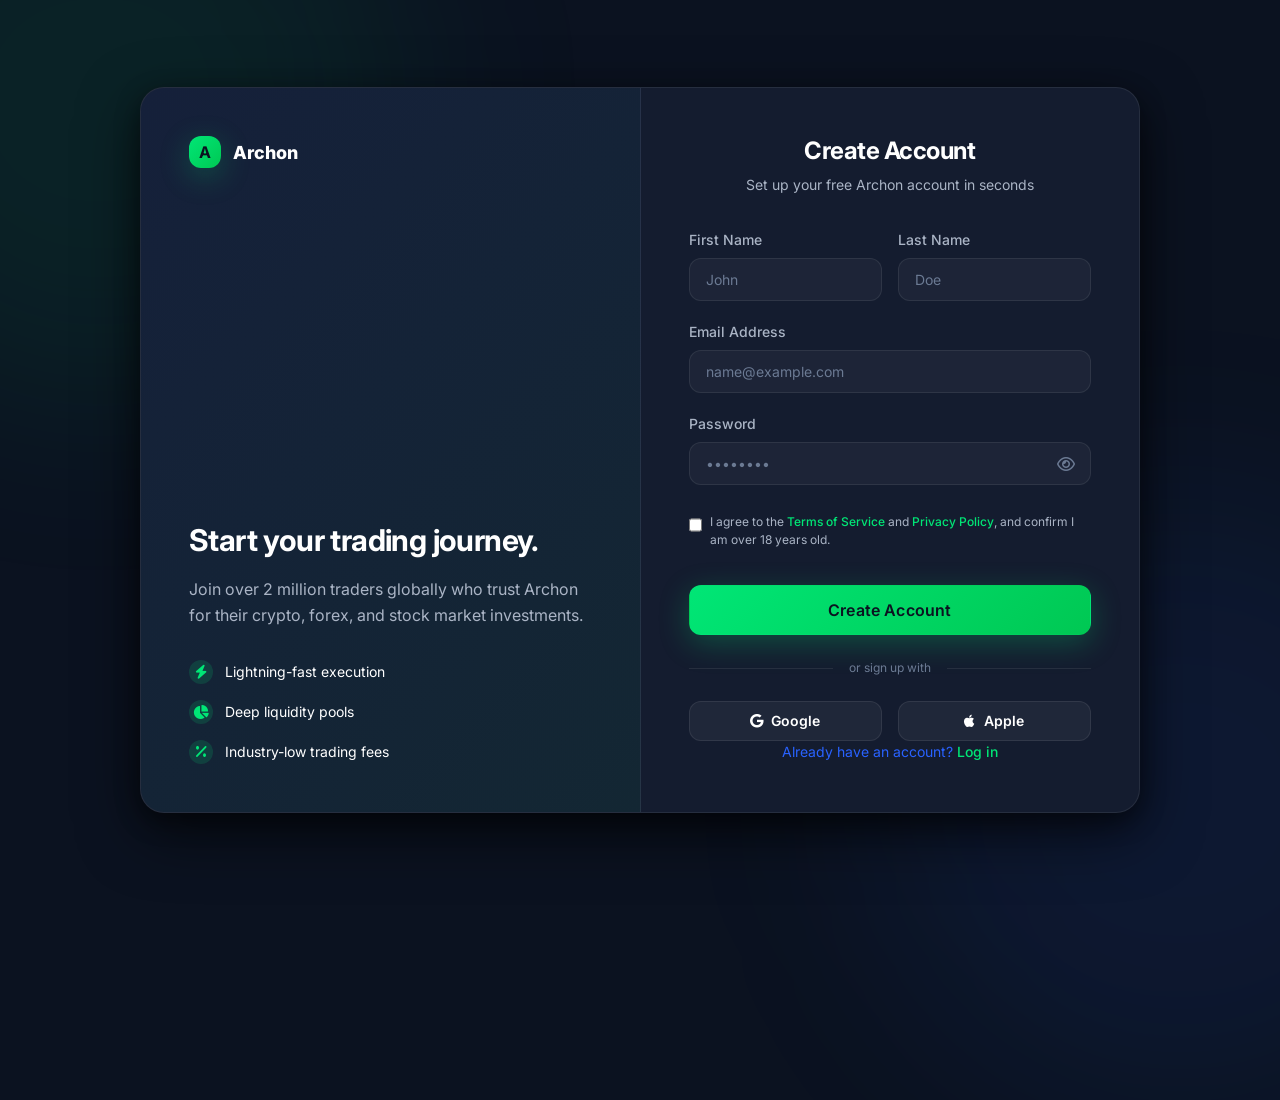
<file: register.html>
<!DOCTYPE html>
<html lang="en">
<head>
  <meta charset="UTF-8">
  <meta name="viewport" content="width=device-width, initial-scale=1.0">
  <title>Sign Up | Archon Trading Platform</title>
  
  <link rel="stylesheet" href="https://cdnjs.cloudflare.com/ajax/libs/font-awesome/6.4.0/css/all.min.css">
  
  <link rel="stylesheet" href="css/variables.css">
  <link rel="stylesheet" href="css/base.css">
  <link rel="stylesheet" href="css/auth.css">
</head>
<body class="auth-page">

  <div class="auth-container">
    
    <!-- Info Side -->
    <div class="auth-info">
      <a href="index.html" class="auth-logo">
        <div class="auth-logo-icon">A</div>
        <div class="auth-logo-text">Archon</div>
      </a>
      
      <div class="auth-info-content">
        <h2>Start your trading journey.</h2>
        <p>Join over 2 million traders globally who trust Archon for their crypto, forex, and stock market investments.</p>
        
        <div class="auth-features">
          <div class="auth-feature">
            <i class="fa-solid fa-bolt"></i>
            <span>Lightning-fast execution</span>
          </div>
          <div class="auth-feature">
            <i class="fa-solid fa-chart-pie"></i>
            <span>Deep liquidity pools</span>
          </div>
          <div class="auth-feature">
            <i class="fa-solid fa-percent"></i>
            <span>Industry-low trading fees</span>
          </div>
        </div>
      </div>
    </div>

    <!-- Form Side -->
    <div class="auth-form-wrap">
      <div class="auth-header">
        <h1>Create Account</h1>
        <p>Set up your free Archon account in seconds</p>
      </div>
      
      <form class="auth-form">
        <div class="auth-form-row">
          <div class="form-group">
            <label class="form-label">First Name</label>
            <input type="text" class="form-input" placeholder="John">
          </div>
          <div class="form-group">
            <label class="form-label">Last Name</label>
            <input type="text" class="form-input" placeholder="Doe">
          </div>
        </div>
        
        <div class="form-group">
          <label class="form-label">Email Address</label>
          <input type="email" class="form-input" placeholder="name@example.com">
        </div>
        
        <div class="form-group">
          <label class="form-label">Password</label>
          <div class="input-icon-wrap">
            <input type="password" class="form-input" placeholder="••••••••">
            <i class="fa-regular fa-eye"></i>
          </div>
        </div>
        
        <label class="auth-checkbox" style="align-items: flex-start; margin-top: var(--space-2);">
          <input type="checkbox" style="margin-top: 4px;">
          <span class="text-xs leading-relaxed">I agree to the <a href="#" class="auth-link">Terms of Service</a> and <a href="#" class="auth-link">Privacy Policy</a>, and confirm I am over 18 years old.</span>
        </label>
        
        <button type="button" class="btn btn-primary btn-lg" style="margin-top: var(--space-4);">Create Account</button>
      </form>
      
      <div class="auth-divider">or sign up with</div>
      
      <div class="auth-social">
        <button class="btn btn-ghost"><i class="fa-brands fa-google"></i> Google</button>
        <button class="btn btn-ghost"><i class="fa-brands fa-apple"></i> Apple</button>
      </div>
      
      <p class="text-center text-sm text-secondary mt-6">
        Already have an account? <a href="login.html" class="auth-link">Log in</a>
      </p>
    </div>

  </div>

</body>
</html>
</file>
<file: css/variables.css>
/* ============================================================
   Project Archon — CSS Variables (Design Tokens)
   Global custom properties used across all pages
   ============================================================ */

:root {
  /* ── Color Palette ───────────────────────────────────────── */
  --bg-primary:       #0B1220;
  --bg-secondary:     #0D1628;
  --card-bg:          #141C2F;
  --card-bg-hover:    #1A2540;
  --border-color:     rgba(255, 255, 255, 0.08);
  --border-glow:      rgba(0, 230, 118, 0.3);

  --primary:          #00E676;
  --primary-dark:     #00C853;
  --primary-light:    #69F0AE;
  --primary-glow:     rgba(0, 230, 118, 0.15);

  --secondary:        #2962FF;
  --secondary-dark:   #1A47CC;
  --secondary-light:  #5C8FFF;
  --secondary-glow:   rgba(41, 98, 255, 0.15);

  --danger:           #FF5252;
  --danger-dark:      #D32F2F;
  --danger-light:     #FF8A80;
  --danger-glow:      rgba(255, 82, 82, 0.15);

  --warning:          #FFB300;
  --warning-glow:     rgba(255, 179, 0, 0.15);

  --text-primary:     #FFFFFF;
  --text-secondary:   #AAB4C5;
  --text-muted:       #6B7A93;
  --text-inverse:     #0B1220;

  /* ── Gradients ───────────────────────────────────────────── */
  --grad-primary:     linear-gradient(135deg, #00E676, #00C853);
  --grad-secondary:   linear-gradient(135deg, #2962FF, #1A47CC);
  --grad-hero:        linear-gradient(135deg, #0B1220 0%, #0D1628 40%, #111827 100%);
  --grad-card:        linear-gradient(135deg, rgba(20,28,47,0.9), rgba(13,22,40,0.95));
  --grad-glass:       linear-gradient(135deg, rgba(255,255,255,0.07), rgba(255,255,255,0.02));
  --grad-danger:      linear-gradient(135deg, #FF5252, #D32F2F);
  --grad-gold:        linear-gradient(135deg, #FFB300, #FF8F00);
  --grad-purple:      linear-gradient(135deg, #7C4DFF, #5B00D4);
  --grad-cyan:        linear-gradient(135deg, #00B0FF, #0081CB);
  --grad-border:      linear-gradient(135deg, rgba(0,230,118,0.5), rgba(41,98,255,0.5));

  /* ── Typography ──────────────────────────────────────────── */
  --font-primary:     'Inter', 'Segoe UI', system-ui, sans-serif;
  --font-mono:        'JetBrains Mono', 'Fira Code', 'Courier New', monospace;

  --text-xs:          0.75rem;    /* 12px */
  --text-sm:          0.875rem;   /* 14px */
  --text-base:        1rem;       /* 16px */
  --text-lg:          1.125rem;   /* 18px */
  --text-xl:          1.25rem;    /* 20px */
  --text-2xl:         1.5rem;     /* 24px */
  --text-3xl:         1.875rem;   /* 30px */
  --text-4xl:         2.25rem;    /* 36px */
  --text-5xl:         3rem;       /* 48px */
  --text-6xl:         3.75rem;    /* 60px */
  --text-7xl:         4.5rem;     /* 72px */

  --fw-regular:       400;
  --fw-medium:        500;
  --fw-semibold:      600;
  --fw-bold:          700;
  --fw-extrabold:     800;

  --lh-tight:         1.25;
  --lh-snug:          1.375;
  --lh-normal:        1.5;
  --lh-relaxed:       1.625;
  --lh-loose:         2;

  /* ── Spacing ─────────────────────────────────────────────── */
  --space-1:          0.25rem;   /*  4px */
  --space-2:          0.5rem;    /*  8px */
  --space-3:          0.75rem;   /* 12px */
  --space-4:          1rem;      /* 16px */
  --space-5:          1.25rem;   /* 20px */
  --space-6:          1.5rem;    /* 24px */
  --space-8:          2rem;      /* 32px */
  --space-10:         2.5rem;    /* 40px */
  --space-12:         3rem;      /* 48px */
  --space-16:         4rem;      /* 64px */
  --space-20:         5rem;      /* 80px */
  --space-24:         6rem;      /* 96px */
  --space-32:         8rem;      /* 128px */

  /* ── Border Radius ───────────────────────────────────────── */
  --radius-sm:        0.375rem;  /*  6px */
  --radius-md:        0.5rem;    /*  8px */
  --radius-lg:        0.75rem;   /* 12px */
  --radius-xl:        1rem;      /* 16px */
  --radius-2xl:       1.25rem;   /* 20px */
  --radius-3xl:       1.5rem;    /* 24px */
  --radius-full:      9999px;

  /* ── Shadows ─────────────────────────────────────────────── */
  --shadow-sm:        0 1px 3px rgba(0,0,0,0.4), 0 1px 2px rgba(0,0,0,0.3);
  --shadow-md:        0 4px 16px rgba(0,0,0,0.4), 0 2px 6px rgba(0,0,0,0.3);
  --shadow-lg:        0 10px 40px rgba(0,0,0,0.5), 0 4px 16px rgba(0,0,0,0.4);
  --shadow-xl:        0 20px 60px rgba(0,0,0,0.6), 0 8px 24px rgba(0,0,0,0.4);
  --shadow-primary:   0 8px 30px rgba(0,230,118,0.25);
  --shadow-secondary: 0 8px 30px rgba(41,98,255,0.25);
  --shadow-danger:    0 8px 30px rgba(255,82,82,0.25);
  --shadow-card:      0 4px 24px rgba(0,0,0,0.5), inset 0 1px 0 rgba(255,255,255,0.05);

  /* ── Transitions ─────────────────────────────────────────── */
  --transition-fast:  150ms ease;
  --transition-base:  250ms ease;
  --transition-slow:  400ms ease;
  --transition-spring:350ms cubic-bezier(0.34, 1.56, 0.64, 1);

  /* ── Z-Index ─────────────────────────────────────────────── */
  --z-base:           0;
  --z-above:          10;
  --z-dropdown:       100;
  --z-sticky:         200;
  --z-overlay:        300;
  --z-modal:          400;
  --z-toast:          500;

  /* ── Layout ──────────────────────────────────────────────── */
  --container-max:    1280px;
  --container-pad:    clamp(1rem, 4vw, 2rem);
  --nav-height:       72px;
  --sidebar-width:    260px;
}
</file>
<file: css/nav.css>
/* ============================================================
   Project Archon — Navigation CSS
   Sticky top nav + mobile hamburger (CSS-only checkbox hack)
   ============================================================ */

/* ── Nav Wrapper ─────────────────────────────────────────── */
.nav {
  position: sticky;
  top: 0;
  left: 0;
  right: 0;
  z-index: var(--z-sticky);
  height: var(--nav-height);
  display: flex;
  align-items: center;
  background: rgba(11, 18, 32, 0.85);
  backdrop-filter: blur(20px);
  -webkit-backdrop-filter: blur(20px);
  border-bottom: 1px solid var(--border-color);
  transition: background var(--transition-base);
}

.nav__inner {
  display: flex;
  align-items: center;
  justify-content: space-between;
  gap: var(--space-8);
  width: 100%;
  max-width: var(--container-max);
  margin-inline: auto;
  padding-inline: var(--container-pad);
}

/* ── Logo ────────────────────────────────────────────────── */
.nav__logo {
  display: flex;
  align-items: center;
  gap: var(--space-3);
  text-decoration: none;
  flex-shrink: 0;
}

.nav__logo-icon {
  width: 38px;
  height: 38px;
  border-radius: var(--radius-lg);
  background: var(--grad-primary);
  display: flex;
  align-items: center;
  justify-content: center;
  font-size: 1.1rem;
  font-weight: var(--fw-bold);
  color: var(--text-inverse);
  box-shadow: var(--shadow-primary);
  flex-shrink: 0;
}

.nav__logo-text {
  font-size: var(--text-xl);
  font-weight: var(--fw-extrabold);
  letter-spacing: -0.03em;
  color: var(--text-primary);
}

.nav__logo-text span {
  background: var(--grad-primary);
  -webkit-background-clip: text;
  -webkit-text-fill-color: transparent;
  background-clip: text;
}

/* ── Desktop Links ───────────────────────────────────────── */
.nav__links {
  display: flex;
  align-items: center;
  gap: var(--space-1);
  flex: 1;
  justify-content: center;
}

.nav__link {
  display: inline-flex;
  align-items: center;
  gap: var(--space-1);
  padding: 0.4rem 0.875rem;
  font-size: var(--text-sm);
  font-weight: var(--fw-medium);
  color: var(--text-secondary);
  border-radius: var(--radius-lg);
  transition: all var(--transition-base);
  position: relative;
}

.nav__link:hover {
  color: var(--text-primary);
  background: rgba(255, 255, 255, 0.05);
}

.nav__link.active {
  color: var(--primary);
  background: var(--primary-glow);
}

.nav__link.active::after {
  content: '';
  position: absolute;
  bottom: -1px;
  left: 50%;
  transform: translateX(-50%);
  width: 16px;
  height: 2px;
  background: var(--primary);
  border-radius: var(--radius-full);
}

/* ── Nav Actions ─────────────────────────────────────────── */
.nav__actions {
  display: flex;
  align-items: center;
  gap: var(--space-3);
  flex-shrink: 0;
}

.nav__badge {
  position: relative;
}

.nav__badge-dot {
  position: absolute;
  top: 2px;
  right: 2px;
  width: 8px;
  height: 8px;
  border-radius: var(--radius-full);
  background: var(--danger);
  border: 2px solid var(--bg-primary);
}

/* ── Mobile Toggle (CSS-only checkbox hack) ──────────────── */
#nav-toggle {
  display: none;
}

.nav__hamburger {
  display: none;
  flex-direction: column;
  justify-content: center;
  align-items: center;
  gap: 5px;
  width: 40px;
  height: 40px;
  background: rgba(255, 255, 255, 0.05);
  border: 1px solid var(--border-color);
  border-radius: var(--radius-lg);
  cursor: pointer;
  flex-shrink: 0;
  transition: background var(--transition-base);
}

.nav__hamburger:hover {
  background: rgba(255, 255, 255, 0.1);
}

.nav__hamburger-line {
  width: 18px;
  height: 2px;
  background: var(--text-primary);
  border-radius: var(--radius-full);
  transition: all var(--transition-base);
  transform-origin: center;
}

/* Animate hamburger to X */
#nav-toggle:checked ~ .nav__inner .nav__hamburger .nav__hamburger-line:nth-child(1) {
  transform: translateY(7px) rotate(45deg);
}
#nav-toggle:checked ~ .nav__inner .nav__hamburger .nav__hamburger-line:nth-child(2) {
  opacity: 0;
  transform: scaleX(0);
}
#nav-toggle:checked ~ .nav__inner .nav__hamburger .nav__hamburger-line:nth-child(3) {
  transform: translateY(-7px) rotate(-45deg);
}

/* ── Mobile Menu Drawer ──────────────────────────────────── */
.nav__mobile-menu {
  position: fixed;
  top: var(--nav-height);
  left: 0;
  right: 0;
  background: rgba(11, 18, 32, 0.98);
  backdrop-filter: blur(20px);
  -webkit-backdrop-filter: blur(20px);
  border-bottom: 1px solid var(--border-color);
  padding: var(--space-4);
  display: flex;
  flex-direction: column;
  gap: var(--space-2);
  z-index: var(--z-overlay);
  transform: translateY(-100%);
  opacity: 0;
  visibility: hidden;
  transition:
    transform var(--transition-slow),
    opacity var(--transition-slow),
    visibility var(--transition-slow);
}

#nav-toggle:checked ~ .nav__mobile-menu {
  transform: translateY(0);
  opacity: 1;
  visibility: visible;
}

.nav__mobile-link {
  display: flex;
  align-items: center;
  gap: var(--space-3);
  padding: var(--space-3) var(--space-4);
  font-size: var(--text-base);
  font-weight: var(--fw-medium);
  color: var(--text-secondary);
  border-radius: var(--radius-lg);
  transition: all var(--transition-base);
}

.nav__mobile-link:hover,
.nav__mobile-link.active {
  color: var(--primary);
  background: var(--primary-glow);
}

.nav__mobile-actions {
  display: flex;
  flex-direction: column;
  gap: var(--space-3);
  margin-top: var(--space-4);
  padding-top: var(--space-4);
  border-top: 1px solid var(--border-color);
}

/* ── Responsive ──────────────────────────────────────────── */
@media (max-width: 1024px) {
  .nav__links { gap: 0; }
  .nav__link  { padding: 0.4rem 0.6rem; }
}

@media (max-width: 768px) {
  .nav__links        { display: none; }
  .nav__actions .btn { display: none; }
  .nav__hamburger    { display: flex; }
}
</file>
<file: css/footer.css>
/* ============================================================
   Project Archon — Footer CSS
   Professional dark footer with multi-column layout
   ============================================================ */

/* ── Footer Wrapper ──────────────────────────────────────── */
.footer {
  background: var(--bg-secondary);
  border-top: 1px solid var(--border-color);
  padding-top: var(--space-20);
  padding-bottom: var(--space-8);
  position: relative;
  overflow: hidden;
}

/* ── Decorative background glow ──────────────────────────── */
.footer::before {
  content: '';
  position: absolute;
  bottom: 0;
  left: 50%;
  transform: translateX(-50%);
  width: 800px;
  height: 400px;
  background: radial-gradient(ellipse at center, rgba(0, 230, 118, 0.04) 0%, transparent 70%);
  pointer-events: none;
}

/* ── Footer Grid ─────────────────────────────────────────── */
.footer__grid {
  display: grid;
  grid-template-columns: 2fr 1fr 1fr 1fr 1fr;
  gap: var(--space-12);
  padding-bottom: var(--space-16);
  border-bottom: 1px solid var(--border-color);
}

/* ── Brand Column ────────────────────────────────────────── */
.footer__brand-logo {
  display: flex;
  align-items: center;
  gap: var(--space-3);
  margin-bottom: var(--space-5);
  text-decoration: none;
}

.footer__brand-icon {
  width: 42px;
  height: 42px;
  border-radius: var(--radius-lg);
  background: var(--grad-primary);
  display: flex;
  align-items: center;
  justify-content: center;
  font-size: 1.2rem;
  font-weight: var(--fw-bold);
  color: var(--text-inverse);
  box-shadow: var(--shadow-primary);
  flex-shrink: 0;
}

.footer__brand-name {
  font-size: var(--text-xl);
  font-weight: var(--fw-extrabold);
  letter-spacing: -0.03em;
  color: var(--text-primary);
}

.footer__brand-name span {
  background: var(--grad-primary);
  -webkit-background-clip: text;
  -webkit-text-fill-color: transparent;
  background-clip: text;
}

.footer__brand-tagline {
  font-size: var(--text-sm);
  color: var(--text-secondary);
  line-height: var(--lh-relaxed);
  margin-bottom: var(--space-6);
  max-width: 280px;
}

/* ── Newsletter in footer ────────────────────────────────── */
.footer__newsletter {
  display: flex;
  gap: 0;
}

.footer__newsletter-input {
  flex: 1;
  padding: 0.65rem 1rem;
  background: rgba(255, 255, 255, 0.04);
  border: 1px solid var(--border-color);
  border-right: none;
  border-radius: var(--radius-lg) 0 0 var(--radius-lg);
  color: var(--text-primary);
  font-size: var(--text-sm);
  outline: none;
  transition: border-color var(--transition-base);
}

.footer__newsletter-input::placeholder { color: var(--text-muted); }
.footer__newsletter-input:focus        { border-color: var(--primary); }

.footer__newsletter-btn {
  padding: 0.65rem 1.25rem;
  background: var(--grad-primary);
  border: none;
  border-radius: 0 var(--radius-lg) var(--radius-lg) 0;
  color: var(--text-inverse);
  font-size: var(--text-sm);
  font-weight: var(--fw-semibold);
  cursor: pointer;
  transition: opacity var(--transition-base);
  white-space: nowrap;
}
.footer__newsletter-btn:hover { opacity: 0.9; }

/* ── Footer Column ───────────────────────────────────────── */
.footer__col-title {
  font-size: var(--text-sm);
  font-weight: var(--fw-semibold);
  color: var(--text-primary);
  letter-spacing: 0.04em;
  text-transform: uppercase;
  margin-bottom: var(--space-5);
}

.footer__links {
  display: flex;
  flex-direction: column;
  gap: var(--space-3);
}

.footer__link {
  font-size: var(--text-sm);
  color: var(--text-secondary);
  transition: color var(--transition-base);
  display: flex;
  align-items: center;
  gap: var(--space-2);
}

.footer__link:hover {
  color: var(--primary);
}

.footer__link-badge {
  font-size: 10px;
  padding: 1px 6px;
  background: var(--primary-glow);
  color: var(--primary);
  border-radius: var(--radius-full);
  font-weight: var(--fw-semibold);
  line-height: 1.6;
}

/* ── Footer Social Icons ─────────────────────────────────── */
.footer__socials {
  display: flex;
  gap: var(--space-3);
  margin-top: var(--space-6);
}

.footer__social-link {
  display: flex;
  align-items: center;
  justify-content: center;
  width: 38px;
  height: 38px;
  background: rgba(255, 255, 255, 0.05);
  border: 1px solid var(--border-color);
  border-radius: var(--radius-lg);
  font-size: 0.95rem;
  color: var(--text-secondary);
  transition: all var(--transition-base);
}

.footer__social-link:hover {
  background: var(--primary-glow);
  border-color: rgba(0, 230, 118, 0.3);
  color: var(--primary);
  transform: translateY(-2px);
}

/* ── Footer Bottom ───────────────────────────────────────── */
.footer__bottom {
  display: flex;
  align-items: center;
  justify-content: space-between;
  gap: var(--space-6);
  padding-top: var(--space-8);
}

.footer__copy {
  font-size: var(--text-sm);
  color: var(--text-muted);
}

.footer__copy span {
  color: var(--primary);
}

.footer__bottom-links {
  display: flex;
  gap: var(--space-6);
}

.footer__bottom-link {
  font-size: var(--text-sm);
  color: var(--text-muted);
  transition: color var(--transition-base);
}

.footer__bottom-link:hover {
  color: var(--text-secondary);
}

.footer__compliance {
  display: flex;
  gap: var(--space-3);
}

.footer__compliance-badge {
  display: flex;
  align-items: center;
  gap: var(--space-1);
  padding: 0.2rem 0.5rem;
  background: rgba(0, 230, 118, 0.05);
  border: 1px solid rgba(0, 230, 118, 0.15);
  border-radius: var(--radius-sm);
  font-size: 10px;
  font-weight: var(--fw-semibold);
  color: var(--primary);
  letter-spacing: 0.05em;
}

/* ── Responsive ──────────────────────────────────────────── */
@media (max-width: 1100px) {
  .footer__grid {
    grid-template-columns: 1fr 1fr 1fr;
    gap: var(--space-10);
  }
  .footer__brand { grid-column: 1 / -1; }
}

@media (max-width: 640px) {
  .footer__grid {
    grid-template-columns: 1fr 1fr;
    gap: var(--space-8);
  }
  .footer__brand { grid-column: 1 / -1; }
  .footer__bottom {
    flex-direction: column;
    align-items: center;
    text-align: center;
    gap: var(--space-4);
  }
  .footer__bottom-links {
    flex-wrap: wrap;
    justify-content: center;
    gap: var(--space-4);
  }
  .footer__compliance { justify-content: center; }
}
</file>
<file: css/home.css>
/* ============================================================
   Project Archon — Home Page CSS
   Hero, market ticker, market cards, features, stats,
   steps, testimonials, FAQ, newsletter sections
   ============================================================ */

/* ── Ticker Bar ──────────────────────────────────────────── */
.ticker {
  background: var(--card-bg);
  border-bottom: 1px solid var(--border-color);
  overflow: hidden;
  height: 38px;
  display: flex;
  align-items: center;
}

.ticker__track {
  display: flex;
  gap: var(--space-12);
  animation: ticker 40s linear infinite;
  white-space: nowrap;
  width: max-content;
}

.ticker__item {
  display: flex;
  align-items: center;
  gap: var(--space-2);
  font-size: var(--text-xs);
  font-family: var(--font-mono);
}

.ticker__symbol {
  font-weight: var(--fw-semibold);
  color: var(--text-primary);
}

.ticker__price {
  color: var(--text-secondary);
}

.ticker__change { font-weight: var(--fw-medium); }
.ticker__up     { color: var(--primary); }
.ticker__down   { color: var(--danger); }

/* ── Hero Section ────────────────────────────────────────── */
.hero {
  min-height: calc(100vh - var(--nav-height));
  display: flex;
  align-items: center;
  position: relative;
  overflow: hidden;
  padding-block: var(--space-20);
}

/* Hero background — layered radial glows */
.hero::before {
  content: '';
  position: absolute;
  top: -200px;
  right: -200px;
  width: 700px;
  height: 700px;
  background: radial-gradient(circle, rgba(0, 230, 118, 0.06) 0%, transparent 70%);
  pointer-events: none;
}

.hero::after {
  content: '';
  position: absolute;
  bottom: -100px;
  left: -100px;
  width: 500px;
  height: 500px;
  background: radial-gradient(circle, rgba(41, 98, 255, 0.06) 0%, transparent 70%);
  pointer-events: none;
}

.hero__grid {
  display: grid;
  grid-template-columns: 1fr 1fr;
  gap: var(--space-16);
  align-items: center;
  position: relative;
  z-index: 1;
}

/* Hero Text */
.hero__label {
  display: inline-flex;
  align-items: center;
  gap: var(--space-2);
  font-size: var(--text-xs);
  font-weight: var(--fw-semibold);
  letter-spacing: 0.12em;
  text-transform: uppercase;
  color: var(--primary);
  background: var(--primary-glow);
  border: 1px solid rgba(0, 230, 118, 0.2);
  border-radius: var(--radius-full);
  padding: var(--space-2) var(--space-4);
  margin-bottom: var(--space-5);
  animation: fadeInUp 0.6s ease both;
}

.hero__title {
  font-size: clamp(2.5rem, 5.5vw, 4.75rem);
  font-weight: var(--fw-extrabold);
  line-height: 1.1;
  letter-spacing: -0.03em;
  margin-bottom: var(--space-6);
  animation: fadeInUp 0.6s 0.1s ease both;
}

.hero__title-gradient {
  background: var(--grad-primary);
  -webkit-background-clip: text;
  -webkit-text-fill-color: transparent;
  background-clip: text;
  display: block;
}

.hero__subtitle {
  font-size: var(--text-lg);
  color: var(--text-secondary);
  line-height: var(--lh-relaxed);
  max-width: 520px;
  margin-bottom: var(--space-8);
  animation: fadeInUp 0.6s 0.2s ease both;
}

.hero__actions {
  display: flex;
  align-items: center;
  gap: var(--space-4);
  flex-wrap: wrap;
  margin-bottom: var(--space-12);
  animation: fadeInUp 0.6s 0.3s ease both;
}

/* ── Hero Stats Row ──────────────────────────────────────── */
.hero__stats {
  display: flex;
  gap: var(--space-8);
  animation: fadeInUp 0.6s 0.4s ease both;
}

.hero__stat {
  display: flex;
  flex-direction: column;
  gap: var(--space-1);
}

.hero__stat-value {
  font-size: var(--text-2xl);
  font-weight: var(--fw-extrabold);
  line-height: 1;
  background: var(--grad-primary);
  -webkit-background-clip: text;
  -webkit-text-fill-color: transparent;
  background-clip: text;
}

.hero__stat-label {
  font-size: var(--text-xs);
  color: var(--text-muted);
  letter-spacing: 0.05em;
  text-transform: uppercase;
}

/* ── Hero Visual (CSS trading chart illustration) ────────── */
.hero__visual {
  position: relative;
  animation: fadeInRight 0.7s 0.2s ease both;
}

.hero__chart-card {
  background: var(--card-bg);
  border: 1px solid var(--border-color);
  border-radius: var(--radius-3xl);
  padding: var(--space-6);
  box-shadow: var(--shadow-xl);
  position: relative;
  overflow: hidden;
}

.hero__chart-card::before {
  content: '';
  position: absolute;
  inset: 0;
  background: var(--grad-glass);
  border-radius: inherit;
}

.hero__chart-header {
  display: flex;
  align-items: center;
  justify-content: space-between;
  margin-bottom: var(--space-5);
  position: relative;
}

.hero__chart-pair {
  display: flex;
  align-items: center;
  gap: var(--space-3);
}

.hero__chart-icon {
  width: 36px;
  height: 36px;
  border-radius: var(--radius-full);
  background: linear-gradient(135deg, #F7931A, #FF8000);
  display: flex;
  align-items: center;
  justify-content: center;
  font-size: 0.95rem;
  color: #fff;
  font-weight: var(--fw-bold);
}

.hero__chart-name {
  font-weight: var(--fw-bold);
  font-size: var(--text-base);
}

.hero__chart-sub {
  font-size: var(--text-xs);
  color: var(--text-muted);
}

.hero__chart-price {
  text-align: right;
}

.hero__chart-val {
  font-size: var(--text-2xl);
  font-weight: var(--fw-extrabold);
  font-family: var(--font-mono);
  color: var(--text-primary);
}

.hero__chart-change {
  font-size: var(--text-sm);
  font-weight: var(--fw-semibold);
  color: var(--primary);
}

/* CSS candlestick chart visualization */
.hero__candles {
  display: flex;
  align-items: flex-end;
  gap: 5px;
  height: 140px;
  padding-bottom: var(--space-3);
  margin-bottom: var(--space-5);
  position: relative;
}

/* Horizontal grid lines behind candles */
.hero__candles::before {
  content: '';
  position: absolute;
  left: 0; right: 0;
  top: 0; bottom: var(--space-3);
  background:
    repeating-linear-gradient(
      to bottom,
      rgba(255,255,255,0.04) 0,
      rgba(255,255,255,0.04) 1px,
      transparent 1px,
      transparent 25%
    );
}

.candle {
  flex: 1;
  display: flex;
  flex-direction: column;
  align-items: center;
  gap: 0;
  position: relative;
  min-width: 8px;
}

.candle__wick {
  width: 1.5px;
  background: currentColor;
  border-radius: var(--radius-full);
}

.candle__body {
  width: 70%;
  border-radius: 2px;
  min-height: 4px;
}

.candle.up   { color: var(--primary); }
.candle.down { color: var(--danger);  }
.candle.up  .candle__body { background: var(--primary); }
.candle.down .candle__body { background: var(--danger); }

/* ── Floating mini-cards around chart ────────────────────── */
.hero__float-card {
  position: absolute;
  background: var(--card-bg);
  border: 1px solid var(--border-color);
  border-radius: var(--radius-xl);
  padding: var(--space-3) var(--space-4);
  box-shadow: var(--shadow-lg);
  backdrop-filter: blur(10px);
  animation: float 4s ease-in-out infinite;
}

.hero__float-card--tl {
  top: -20px;
  left: -50px;
  animation-delay: 0s;
}

.hero__float-card--br {
  bottom: -20px;
  right: -40px;
  animation-delay: -2s;
}

.hero__float-label {
  font-size: var(--text-xs);
  color: var(--text-muted);
  margin-bottom: var(--space-1);
}

.hero__float-value {
  font-size: var(--text-lg);
  font-weight: var(--fw-bold);
  font-family: var(--font-mono);
}

.hero__float-badge {
  display: inline-flex;
  align-items: center;
  gap: 3px;
  font-size: 11px;
  font-weight: var(--fw-semibold);
  color: var(--primary);
  background: var(--primary-glow);
  padding: 2px 7px;
  border-radius: var(--radius-full);
  margin-top: var(--space-1);
}

/* ── Live Market Cards ───────────────────────────────────── */
.market-cards {
  display: grid;
  grid-template-columns: repeat(auto-fill, minmax(240px, 1fr));
  gap: var(--space-5);
}

.mcard {
  background: var(--card-bg);
  border: 1px solid var(--border-color);
  border-radius: var(--radius-2xl);
  padding: var(--space-5);
  box-shadow: var(--shadow-card);
  transition: all var(--transition-base);
  cursor: pointer;
}

.mcard:hover {
  transform: translateY(-4px);
  border-color: rgba(0, 230, 118, 0.25);
  box-shadow: var(--shadow-xl);
}

.mcard__header {
  display: flex;
  align-items: center;
  justify-content: space-between;
  margin-bottom: var(--space-4);
}

.mcard__coin {
  display: flex;
  align-items: center;
  gap: var(--space-3);
}

.mcard__icon {
  width: 40px;
  height: 40px;
  border-radius: var(--radius-full);
  display: flex;
  align-items: center;
  justify-content: center;
  font-size: 1.1rem;
  font-weight: var(--fw-bold);
  flex-shrink: 0;
}

/* Coin color schemes */
.mcard__icon--btc { background: linear-gradient(135deg, #F7931A, #FF6B00); color: #fff; }
.mcard__icon--eth { background: linear-gradient(135deg, #627EEA, #3D5AF1); color: #fff; }
.mcard__icon--sol { background: linear-gradient(135deg, #9945FF, #14F195); color: #fff; }
.mcard__icon--bnb { background: linear-gradient(135deg, #F3BA2F, #D48B00); color: #fff; }
.mcard__icon--xrp { background: linear-gradient(135deg, #00AAE4, #0077B6); color: #fff; }
.mcard__icon--ada { background: linear-gradient(135deg, #0033AD, #0052CC); color: #fff; }
.mcard__icon--avax{ background: linear-gradient(135deg, #E84142, #B71C1C); color: #fff; }
.mcard__icon--dot { background: linear-gradient(135deg, #E6007A, #9B0057); color: #fff; }

.mcard__name  { font-weight: var(--fw-semibold); font-size: var(--text-sm); }
.mcard__ticker{ font-size: var(--text-xs); color: var(--text-muted); }

.mcard__price {
  font-size: var(--text-xl);
  font-weight: var(--fw-extrabold);
  font-family: var(--font-mono);
  margin-bottom: var(--space-3);
}

.mcard__footer {
  display: flex;
  align-items: center;
  justify-content: space-between;
}

.mcard__vol {
  font-size: var(--text-xs);
  color: var(--text-muted);
}

/* ── Why Choose Us ───────────────────────────────────────── */
.why-grid {
  display: grid;
  grid-template-columns: repeat(auto-fit, minmax(260px, 1fr));
  gap: var(--space-6);
}

.why-card {
  background: var(--card-bg);
  border: 1px solid var(--border-color);
  border-radius: var(--radius-2xl);
  padding: var(--space-8);
  box-shadow: var(--shadow-card);
  transition: all var(--transition-base);
  position: relative;
  overflow: hidden;
}

.why-card::before {
  content: '';
  position: absolute;
  top: 0; left: 0; right: 0;
  height: 3px;
  background: var(--grad-primary);
  opacity: 0;
  transition: opacity var(--transition-base);
}

.why-card:hover {
  transform: translateY(-6px);
  border-color: rgba(0, 230, 118, 0.2);
  box-shadow: var(--shadow-xl);
}

.why-card:hover::before { opacity: 1; }

.why-card__icon {
  margin-bottom: var(--space-5);
}

.why-card__title {
  font-size: var(--text-lg);
  font-weight: var(--fw-semibold);
  margin-bottom: var(--space-3);
}

.why-card__text {
  font-size: var(--text-sm);
  color: var(--text-secondary);
  line-height: var(--lh-relaxed);
}

/* ── Features Section ────────────────────────────────────── */
.features__grid {
  display: grid;
  grid-template-columns: 1fr 1fr;
  gap: var(--space-16);
  align-items: center;
}

.features__list {
  display: flex;
  flex-direction: column;
  gap: var(--space-5);
}

.feature-item {
  display: flex;
  gap: var(--space-4);
  padding: var(--space-5);
  background: var(--card-bg);
  border: 1px solid var(--border-color);
  border-radius: var(--radius-xl);
  transition: all var(--transition-base);
  cursor: pointer;
}

.feature-item:hover {
  border-color: rgba(0, 230, 118, 0.25);
  box-shadow: var(--shadow-md);
  transform: translateX(4px);
}

.feature-item__content { flex: 1; }

.feature-item__title {
  font-size: var(--text-base);
  font-weight: var(--fw-semibold);
  margin-bottom: var(--space-2);
}

.feature-item__text {
  font-size: var(--text-sm);
  color: var(--text-secondary);
  line-height: var(--lh-relaxed);
}

/* ── Features Visual (CSS chart panel) ───────────────────── */
.features__visual {
  display: flex;
  flex-direction: column;
  gap: var(--space-4);
}

.chart-panel {
  background: var(--card-bg);
  border: 1px solid var(--border-color);
  border-radius: var(--radius-2xl);
  padding: var(--space-5);
  box-shadow: var(--shadow-card);
}

.chart-panel__header {
  display: flex;
  justify-content: space-between;
  align-items: center;
  margin-bottom: var(--space-4);
}

.chart-panel__title {
  font-size: var(--text-sm);
  font-weight: var(--fw-semibold);
}

.chart-panel__tabs {
  display: flex;
  gap: var(--space-2);
}

.chart-panel__tab {
  font-size: var(--text-xs);
  padding: 0.2rem 0.5rem;
  border-radius: var(--radius-sm);
  color: var(--text-muted);
  cursor: pointer;
  transition: all var(--transition-base);
}

.chart-panel__tab.active {
  background: var(--primary-glow);
  color: var(--primary);
}

/* CSS-only area chart */
.area-chart {
  height: 80px;
  position: relative;
  display: flex;
  align-items: flex-end;
  gap: 2px;
  overflow: hidden;
}

.area-chart__bar {
  flex: 1;
  background: linear-gradient(to top, rgba(0,230,118,0.5), rgba(0,230,118,0.1));
  border-radius: 2px 2px 0 0;
  min-width: 4px;
  position: relative;
}

.area-chart__bar::after {
  content: '';
  position: absolute;
  top: 0;
  left: 0; right: 0;
  height: 2px;
  background: var(--primary);
  border-radius: var(--radius-full);
}

/* ── Stats Section ───────────────────────────────────────── */
.stats-section {
  background: var(--bg-secondary);
  border-top: 1px solid var(--border-color);
  border-bottom: 1px solid var(--border-color);
}

.stats-grid {
  display: grid;
  grid-template-columns: repeat(4, 1fr);
  gap: 0;
}

.stat-item {
  padding: var(--space-10);
  text-align: center;
  border-right: 1px solid var(--border-color);
  transition: background var(--transition-base);
}

.stat-item:last-child { border-right: none; }

.stat-item:hover {
  background: rgba(0, 230, 118, 0.02);
}

.stat-item__value {
  font-size: clamp(var(--text-3xl), 4vw, var(--text-5xl));
  font-weight: var(--fw-extrabold);
  background: var(--grad-primary);
  -webkit-background-clip: text;
  -webkit-text-fill-color: transparent;
  background-clip: text;
  line-height: 1;
  margin-bottom: var(--space-2);
}

.stat-item__label {
  font-size: var(--text-sm);
  color: var(--text-muted);
  font-weight: var(--fw-medium);
}

.stat-item__sub {
  font-size: var(--text-xs);
  color: var(--text-muted);
  margin-top: var(--space-1);
}

/* ── Steps Section ───────────────────────────────────────── */
.steps-grid {
  display: grid;
  grid-template-columns: repeat(auto-fit, minmax(220px, 1fr));
  gap: var(--space-8);
  position: relative;
}

/* Connector line between steps */
.steps-grid::before {
  content: '';
  position: absolute;
  top: 32px;
  left: 10%;
  right: 10%;
  height: 1px;
  background: linear-gradient(90deg, transparent, var(--primary), var(--primary), transparent);
  opacity: 0.2;
}

.step-item {
  display: flex;
  flex-direction: column;
  align-items: center;
  text-align: center;
  gap: var(--space-4);
  position: relative;
}

.step-item__number {
  width: 64px;
  height: 64px;
  border-radius: var(--radius-full);
  background: var(--card-bg);
  border: 2px solid rgba(0, 230, 118, 0.3);
  display: flex;
  align-items: center;
  justify-content: center;
  font-size: var(--text-xl);
  font-weight: var(--fw-extrabold);
  color: var(--primary);
  position: relative;
  z-index: 1;
  transition: all var(--transition-base);
  box-shadow: 0 0 20px rgba(0, 230, 118, 0.15);
}

.step-item:hover .step-item__number {
  background: var(--primary-glow);
  border-color: var(--primary);
  box-shadow: 0 0 30px rgba(0, 230, 118, 0.3);
  transform: scale(1.05);
}

.step-item__title {
  font-size: var(--text-lg);
  font-weight: var(--fw-semibold);
}

.step-item__text {
  font-size: var(--text-sm);
  color: var(--text-secondary);
  line-height: var(--lh-relaxed);
}

/* ── Testimonials ────────────────────────────────────────── */
.testimonials-grid {
  display: grid;
  grid-template-columns: repeat(auto-fit, minmax(300px, 1fr));
  gap: var(--space-6);
}

.tcard {
  background: var(--card-bg);
  border: 1px solid var(--border-color);
  border-radius: var(--radius-2xl);
  padding: var(--space-8);
  box-shadow: var(--shadow-card);
  transition: all var(--transition-base);
  position: relative;
}

.tcard::before {
  content: '"';
  position: absolute;
  top: var(--space-6);
  right: var(--space-6);
  font-size: 5rem;
  line-height: 1;
  color: var(--primary);
  opacity: 0.1;
  font-family: Georgia, serif;
}

.tcard:hover {
  transform: translateY(-4px);
  border-color: rgba(0, 230, 118, 0.2);
  box-shadow: var(--shadow-xl);
}

.tcard__stars {
  display: flex;
  gap: 3px;
  margin-bottom: var(--space-4);
  color: var(--warning);
  font-size: 0.875rem;
}

.tcard__text {
  font-size: var(--text-sm);
  color: var(--text-secondary);
  line-height: var(--lh-relaxed);
  margin-bottom: var(--space-6);
}

.tcard__author {
  display: flex;
  align-items: center;
  gap: var(--space-3);
}

.tcard__avatar {
  width: 44px;
  height: 44px;
  border-radius: var(--radius-full);
  display: flex;
  align-items: center;
  justify-content: center;
  font-weight: var(--fw-bold);
  font-size: var(--text-base);
  flex-shrink: 0;
}

.tcard__name   { font-weight: var(--fw-semibold); font-size: var(--text-sm); }
.tcard__role   { font-size: var(--text-xs); color: var(--text-muted); }
.tcard__return {
  margin-left: auto;
  font-size: var(--text-sm);
  font-weight: var(--fw-bold);
  color: var(--primary);
  font-family: var(--font-mono);
}

/* Avatar color variants */
.avatar--a { background: linear-gradient(135deg, #7C4DFF, #3D00B5); color: #fff; }
.avatar--b { background: linear-gradient(135deg, #00B0FF, #0054A6); color: #fff; }
.avatar--c { background: linear-gradient(135deg, #FF6D00, #BF360C); color: #fff; }
.avatar--d { background: linear-gradient(135deg, #00E676, #00695C); color: #111; }
.avatar--e { background: linear-gradient(135deg, #E91E63, #880E4F); color: #fff; }

/* ── FAQ (CSS-only accordion) ────────────────────────────── */
.faq-list {
  display: flex;
  flex-direction: column;
  gap: var(--space-3);
  max-width: 800px;
  margin-inline: auto;
}

.faq-item input[type="checkbox"] {
  display: none;
}

.faq-item__label {
  display: flex;
  align-items: center;
  justify-content: space-between;
  gap: var(--space-4);
  padding: var(--space-5) var(--space-6);
  background: var(--card-bg);
  border: 1px solid var(--border-color);
  border-radius: var(--radius-xl);
  cursor: pointer;
  font-weight: var(--fw-semibold);
  font-size: var(--text-base);
  color: var(--text-primary);
  transition: all var(--transition-base);
  user-select: none;
}

.faq-item__label:hover {
  border-color: rgba(0, 230, 118, 0.25);
  background: var(--card-bg-hover);
}

.faq-item__icon {
  width: 24px;
  height: 24px;
  border-radius: var(--radius-full);
  background: var(--primary-glow);
  border: 1px solid rgba(0, 230, 118, 0.3);
  display: flex;
  align-items: center;
  justify-content: center;
  flex-shrink: 0;
  font-size: 1rem;
  color: var(--primary);
  transition: transform var(--transition-base);
  line-height: 1;
}

.faq-item__content {
  max-height: 0;
  overflow: hidden;
  transition: max-height 0.4s ease, padding 0.4s ease;
  background: var(--card-bg);
  border: 1px solid transparent;
  border-top: none;
  border-radius: 0 0 var(--radius-xl) var(--radius-xl);
  margin-top: -2px;
}

.faq-item__text {
  padding: var(--space-5) var(--space-6);
  font-size: var(--text-sm);
  color: var(--text-secondary);
  line-height: var(--lh-relaxed);
}

/* Open state */
.faq-item input:checked ~ .faq-item__label {
  border-color: rgba(0, 230, 118, 0.3);
  border-bottom-left-radius: 0;
  border-bottom-right-radius: 0;
  background: var(--primary-glow);
}

.faq-item input:checked ~ .faq-item__label .faq-item__icon {
  transform: rotate(45deg);
  background: var(--primary);
  color: var(--text-inverse);
}

.faq-item input:checked ~ .faq-item__content {
  max-height: 300px;
  border-color: rgba(0, 230, 118, 0.3);
}

/* ── Newsletter Section ──────────────────────────────────── */
.newsletter-section {
  background: var(--card-bg);
  border-top: 1px solid var(--border-color);
  border-bottom: 1px solid var(--border-color);
  position: relative;
  overflow: hidden;
}

.newsletter-section::before {
  content: '';
  position: absolute;
  inset: 0;
  background: radial-gradient(ellipse at center, rgba(0,230,118,0.05) 0%, transparent 70%);
  pointer-events: none;
}

.newsletter-inner {
  display: grid;
  grid-template-columns: 1fr 1fr;
  gap: var(--space-16);
  align-items: center;
  position: relative;
}

.newsletter__title {
  font-size: clamp(var(--text-2xl), 3vw, var(--text-4xl));
  font-weight: var(--fw-extrabold);
  margin-bottom: var(--space-3);
}

.newsletter__subtitle {
  color: var(--text-secondary);
  font-size: var(--text-lg);
}

.newsletter-form {
  display: flex;
  flex-direction: column;
  gap: var(--space-4);
}

.newsletter-form__row {
  display: flex;
  gap: var(--space-3);
}

.newsletter-form__input {
  flex: 1;
  padding: 0.875rem 1.25rem;
  background: rgba(255, 255, 255, 0.04);
  border: 1px solid var(--border-color);
  border-radius: var(--radius-xl);
  color: var(--text-primary);
  font-size: var(--text-sm);
  outline: none;
  transition: border-color var(--transition-base);
}

.newsletter-form__input::placeholder { color: var(--text-muted); }
.newsletter-form__input:focus         { border-color: var(--primary); }

.newsletter-form__note {
  font-size: var(--text-xs);
  color: var(--text-muted);
}

/* ── Responsive ──────────────────────────────────────────── */
@media (max-width: 1024px) {
  .hero__grid       { grid-template-columns: 1fr; text-align: center; }
  .hero__subtitle   { margin-inline: auto; }
  .hero__actions    { justify-content: center; }
  .hero__stats      { justify-content: center; }
  .hero__visual     { display: none; }
  .features__grid   { grid-template-columns: 1fr; }
  .newsletter-inner { grid-template-columns: 1fr; text-align: center; }
  .stats-grid       { grid-template-columns: repeat(2, 1fr); }
  .stat-item:nth-child(2) { border-right: none; }
  .stat-item:nth-child(3) { border-bottom: none; }
}

@media (max-width: 768px) {
  .steps-grid::before { display: none; }
  .stats-grid         { grid-template-columns: 1fr 1fr; }
  .stat-item          { border-right: 1px solid var(--border-color); }
  .stat-item:nth-child(even) { border-right: none; }
  .newsletter-form__row { flex-direction: column; }
}

@media (max-width: 480px) {
  .hero__stats { flex-direction: column; gap: var(--space-4); }
  .stats-grid  { grid-template-columns: 1fr; }
  .stat-item   { border-right: none; border-bottom: 1px solid var(--border-color); }
}
</file>
<file: css/about.css>
/* ============================================================
   Project Archon — About Page CSS
   Company story, team, values, timeline
   ============================================================ */

/* ── About Hero ──────────────────────────────────────────── */
.about-hero {
  padding-block: var(--space-24) var(--space-16);
  text-align: center;
  position: relative;
  overflow: hidden;
}

.about-hero::before {
  content: '';
  position: absolute;
  top: -20%; left: 50%;
  transform: translateX(-50%);
  width: 100vw;
  height: 100vh;
  background: radial-gradient(ellipse at center, rgba(41,98,255,0.06), transparent 50%);
  pointer-events: none;
  z-index: -1;
}

.about-hero__title {
  font-size: clamp(var(--text-4xl), 6vw, var(--text-6xl));
  font-weight: var(--fw-extrabold);
  margin-bottom: var(--space-6);
  line-height: 1.1;
}

.about-hero__subtitle {
  font-size: var(--text-xl);
  color: var(--text-secondary);
  max-width: 700px;
  margin-inline: auto;
  line-height: var(--lh-relaxed);
}

/* ── Story Section ───────────────────────────────────────── */
.story-grid {
  display: grid;
  grid-template-columns: 1fr 1fr;
  gap: var(--space-16);
  align-items: center;
}

.story-content h2 {
  font-size: var(--text-3xl);
  margin-bottom: var(--space-6);
}

.story-content p {
  margin-bottom: var(--space-4);
  font-size: var(--text-base);
}

.story-image {
  position: relative;
  border-radius: var(--radius-3xl);
  overflow: hidden;
  box-shadow: var(--shadow-xl);
}

.story-image::before {
  content: '';
  display: block;
  padding-top: 100%;
}

.story-image-inner {
  position: absolute;
  inset: 0;
  background: linear-gradient(135deg, var(--bg-secondary), var(--card-bg));
  display: flex;
  align-items: center;
  justify-content: center;
}

.story-image-inner::after {
  content: '';
  position: absolute;
  inset: 0;
  background: 
    linear-gradient(45deg, transparent 48%, rgba(0,230,118,0.1) 49%, rgba(0,230,118,0.1) 51%, transparent 52%),
    linear-gradient(-45deg, transparent 48%, rgba(41,98,255,0.1) 49%, rgba(41,98,255,0.1) 51%, transparent 52%);
  background-size: 30px 30px;
  opacity: 0.5;
}

.story-logo {
  font-size: 5rem;
  color: var(--primary);
  opacity: 0.8;
  z-index: 1;
  filter: drop-shadow(0 0 20px rgba(0,230,118,0.5));
}

/* ── Core Values ─────────────────────────────────────────── */
.values-grid {
  display: grid;
  grid-template-columns: repeat(auto-fit, minmax(250px, 1fr));
  gap: var(--space-8);
}

.value-card {
  background: var(--card-bg);
  border: 1px solid var(--border-color);
  border-radius: var(--radius-2xl);
  padding: var(--space-8);
  text-align: center;
  transition: all var(--transition-base);
}

.value-card:hover {
  transform: translateY(-5px);
  border-color: rgba(0,230,118,0.3);
  box-shadow: var(--shadow-lg);
}

.value-icon {
  width: 64px;
  height: 64px;
  margin-inline: auto;
  border-radius: var(--radius-2xl);
  background: var(--primary-glow);
  color: var(--primary);
  display: flex;
  align-items: center;
  justify-content: center;
  font-size: 1.8rem;
  margin-bottom: var(--space-5);
}

.value-card h3 {
  font-size: var(--text-xl);
  margin-bottom: var(--space-3);
}

.value-card p {
  font-size: var(--text-sm);
  color: var(--text-secondary);
}

/* ── Team Section ────────────────────────────────────────── */
.team-grid {
  display: grid;
  grid-template-columns: repeat(auto-fill, minmax(220px, 1fr));
  gap: var(--space-6);
}

.team-card {
  background: var(--card-bg);
  border: 1px solid var(--border-color);
  border-radius: var(--radius-2xl);
  padding: var(--space-6);
  text-align: center;
  transition: all var(--transition-base);
}

.team-card:hover {
  border-color: rgba(41,98,255,0.3);
  transform: translateY(-4px);
  box-shadow: var(--shadow-lg);
}

.team-avatar {
  width: 100px;
  height: 100px;
  margin-inline: auto;
  border-radius: var(--radius-full);
  background: var(--bg-secondary);
  border: 2px solid var(--border-color);
  margin-bottom: var(--space-4);
  position: relative;
  overflow: hidden;
  display: flex;
  align-items: center;
  justify-content: center;
  font-size: 2rem;
  color: var(--text-muted);
}

.team-card:hover .team-avatar {
  border-color: var(--secondary);
}

.team-name {
  font-size: var(--text-lg);
  font-weight: var(--fw-bold);
  margin-bottom: 2px;
}

.team-role {
  font-size: var(--text-sm);
  color: var(--primary);
  margin-bottom: var(--space-4);
}

.team-socials {
  display: flex;
  justify-content: center;
  gap: var(--space-3);
}

.team-social-link {
  width: 32px;
  height: 32px;
  border-radius: var(--radius-full);
  background: rgba(255,255,255,0.05);
  display: flex;
  align-items: center;
  justify-content: center;
  color: var(--text-secondary);
  font-size: 0.9rem;
  transition: all var(--transition-base);
}

.team-social-link:hover {
  background: var(--primary);
  color: var(--text-inverse);
}

/* ── Responsive ──────────────────────────────────────────── */
@media (max-width: 900px) {
  .story-grid {
    grid-template-columns: 1fr;
  }
  .story-image {
    max-width: 500px;
    margin-inline: auto;
  }
}
</file>
<file: css/academy.css>
/* ============================================================
   Project Archon — Academy Page CSS
   Educational content, courses, topics
   ============================================================ */

/* ── Academy Hero ────────────────────────────────────────── */
.academy-hero {
  padding-block: var(--space-20) var(--space-12);
  text-align: center;
  position: relative;
  background: radial-gradient(ellipse at top, rgba(0,230,118,0.05), transparent 60%);
}

.academy-title {
  font-size: clamp(var(--text-3xl), 5vw, var(--text-5xl));
  font-weight: var(--fw-extrabold);
  margin-bottom: var(--space-4);
}

.academy-subtitle {
  font-size: var(--text-lg);
  color: var(--text-secondary);
  max-width: 700px;
  margin-inline: auto;
  margin-bottom: var(--space-8);
}

.academy-search {
  max-width: 500px;
  margin-inline: auto;
  position: relative;
}

.academy-search input {
  width: 100%;
  padding: 1rem 1.5rem 1rem 3rem;
  background: var(--card-bg);
  border: 1px solid var(--border-color);
  border-radius: var(--radius-full);
  font-size: var(--text-base);
  color: var(--text-primary);
  outline: none;
  box-shadow: var(--shadow-md);
  transition: all var(--transition-base);
}

.academy-search input:focus {
  border-color: var(--primary);
  box-shadow: 0 0 0 4px rgba(0,230,118,0.1);
}

.academy-search i {
  position: absolute;
  left: 1.25rem;
  top: 50%;
  transform: translateY(-50%);
  color: var(--text-muted);
  font-size: 1.1rem;
}

/* ── Topics Grid ─────────────────────────────────────────── */
.topics-grid {
  display: grid;
  grid-template-columns: repeat(auto-fit, minmax(200px, 1fr));
  gap: var(--space-4);
  margin-bottom: var(--space-16);
}

.topic-card {
  background: rgba(255,255,255,0.02);
  border: 1px solid var(--border-color);
  border-radius: var(--radius-xl);
  padding: var(--space-5);
  display: flex;
  align-items: center;
  gap: var(--space-3);
  transition: all var(--transition-base);
  cursor: pointer;
}

.topic-card:hover {
  background: var(--card-bg-hover);
  border-color: rgba(0,230,118,0.3);
  transform: translateY(-2px);
}

.topic-icon {
  width: 40px;
  height: 40px;
  border-radius: var(--radius-lg);
  background: var(--primary-glow);
  color: var(--primary);
  display: flex;
  align-items: center;
  justify-content: center;
  font-size: 1.2rem;
}

.topic-info h4 {
  font-size: var(--text-base);
  margin-bottom: 2px;
}

.topic-info p {
  font-size: var(--text-xs);
  color: var(--text-muted);
}

/* ── Courses Grid ────────────────────────────────────────── */
.courses-grid {
  display: grid;
  grid-template-columns: repeat(auto-fill, minmax(320px, 1fr));
  gap: var(--space-6);
}

.course-card {
  background: var(--card-bg);
  border: 1px solid var(--border-color);
  border-radius: var(--radius-2xl);
  overflow: hidden;
  transition: all var(--transition-base);
  display: flex;
  flex-direction: column;
}

.course-card:hover {
  transform: translateY(-6px);
  border-color: rgba(41,98,255,0.3);
  box-shadow: var(--shadow-lg);
}

.course-img {
  width: 100%;
  height: 180px;
  background: var(--bg-secondary);
  position: relative;
  display: flex;
  align-items: center;
  justify-content: center;
  overflow: hidden;
}

.course-img::before {
  content: '';
  position: absolute;
  inset: 0;
  background: linear-gradient(135deg, rgba(0,230,118,0.2), rgba(41,98,255,0.2));
  opacity: 0.5;
}

.course-img i {
  font-size: 4rem;
  color: rgba(255,255,255,0.2);
  z-index: 1;
}

.course-level {
  position: absolute;
  top: var(--space-3);
  right: var(--space-3);
  padding: 4px 10px;
  background: rgba(0,0,0,0.6);
  backdrop-filter: blur(4px);
  border-radius: var(--radius-full);
  font-size: 10px;
  font-weight: var(--fw-bold);
  text-transform: uppercase;
  color: #fff;
  z-index: 2;
}

.level-beginner { color: var(--primary); }
.level-intermediate { color: var(--warning); }
.level-advanced { color: var(--danger); }

.course-body {
  padding: var(--space-5);
  flex: 1;
  display: flex;
  flex-direction: column;
}

.course-meta {
  display: flex;
  align-items: center;
  gap: var(--space-3);
  font-size: var(--text-xs);
  color: var(--text-muted);
  margin-bottom: var(--space-3);
}

.course-meta span {
  display: flex;
  align-items: center;
  gap: 4px;
}

.course-title {
  font-size: var(--text-lg);
  font-weight: var(--fw-bold);
  margin-bottom: var(--space-2);
}

.course-desc {
  font-size: var(--text-sm);
  color: var(--text-secondary);
  line-height: var(--lh-relaxed);
  margin-bottom: var(--space-5);
  flex: 1;
}

.course-footer {
  display: flex;
  align-items: center;
  justify-content: space-between;
  padding-top: var(--space-4);
  border-top: 1px solid var(--border-color);
}

.course-author {
  display: flex;
  align-items: center;
  gap: var(--space-2);
}

.author-avatar {
  width: 28px;
  height: 28px;
  border-radius: var(--radius-full);
  background: var(--grad-secondary);
  display: flex;
  align-items: center;
  justify-content: center;
  font-size: 10px;
  font-weight: var(--fw-bold);
  color: #fff;
}

.author-name {
  font-size: var(--text-xs);
  color: var(--text-secondary);
}

/* ── Responsive ──────────────────────────────────────────── */
@media (max-width: 768px) {
  .courses-grid {
    grid-template-columns: 1fr;
  }
}
</file>
<file: css/contact.css>
/* ============================================================
   Project Archon — Contact Page CSS
   Contact form, office locations, map placeholder
   ============================================================ */

/* ── Contact Hero ────────────────────────────────────────── */
.contact-hero {
  padding-block: var(--space-16) var(--space-8);
  text-align: center;
}

.contact-title {
  font-size: clamp(var(--text-3xl), 5vw, var(--text-5xl));
  font-weight: var(--fw-extrabold);
  margin-bottom: var(--space-4);
}

.contact-subtitle {
  font-size: var(--text-lg);
  color: var(--text-secondary);
  max-width: 600px;
  margin-inline: auto;
}

/* ── Contact Layout ──────────────────────────────────────── */
.contact-grid {
  display: grid;
  grid-template-columns: 1fr 1fr;
  gap: var(--space-16);
  align-items: flex-start;
  margin-bottom: var(--space-20);
}

/* ── Contact Form ────────────────────────────────────────── */
.contact-form-card {
  background: var(--card-bg);
  border: 1px solid var(--border-color);
  border-radius: var(--radius-2xl);
  padding: var(--space-8);
  box-shadow: var(--shadow-xl);
}

.contact-form {
  display: flex;
  flex-direction: column;
  gap: var(--space-5);
}

.form-row {
  display: grid;
  grid-template-columns: 1fr 1fr;
  gap: var(--space-5);
}

.contact-form .btn {
  margin-top: var(--space-4);
}

/* ── Contact Info & Offices ──────────────────────────────── */
.contact-info {
  display: flex;
  flex-direction: column;
  gap: var(--space-8);
}

.info-block h3 {
  font-size: var(--text-xl);
  margin-bottom: var(--space-4);
}

.offices-grid {
  display: grid;
  gap: var(--space-5);
}

.office-card {
  background: rgba(255,255,255,0.02);
  border: 1px solid var(--border-color);
  border-radius: var(--radius-xl);
  padding: var(--space-5);
  display: flex;
  gap: var(--space-4);
  transition: all var(--transition-base);
}

.office-card:hover {
  background: var(--card-bg-hover);
  border-color: rgba(0,230,118,0.3);
}

.office-icon {
  width: 48px;
  height: 48px;
  border-radius: var(--radius-lg);
  background: var(--primary-glow);
  color: var(--primary);
  display: flex;
  align-items: center;
  justify-content: center;
  font-size: 1.25rem;
  flex-shrink: 0;
}

.office-details h4 {
  font-size: var(--text-base);
  margin-bottom: var(--space-1);
}

.office-details p {
  font-size: var(--text-sm);
  color: var(--text-secondary);
  line-height: var(--lh-relaxed);
}

/* ── Map Placeholder ─────────────────────────────────────── */
.map-placeholder {
  width: 100%;
  height: 300px;
  background: var(--bg-secondary);
  border: 1px solid var(--border-color);
  border-radius: var(--radius-2xl);
  display: flex;
  align-items: center;
  justify-content: center;
  position: relative;
  overflow: hidden;
}

/* CSS dot grid pattern for map placeholder */
.map-placeholder::before {
  content: '';
  position: absolute;
  inset: 0;
  background-image: radial-gradient(rgba(255,255,255,0.1) 1px, transparent 1px);
  background-size: 20px 20px;
}

.map-marker {
  width: 24px;
  height: 24px;
  background: var(--primary);
  border-radius: 50% 50% 50% 0;
  transform: rotate(-45deg);
  position: relative;
  animation: float 2s infinite ease-in-out;
}

.map-marker::after {
  content: '';
  width: 10px;
  height: 10px;
  background: var(--bg-primary);
  border-radius: var(--radius-full);
  position: absolute;
  top: 50%; left: 50%;
  transform: translate(-50%, -50%);
}

.map-label {
  position: absolute;
  bottom: var(--space-6);
  font-size: var(--text-sm);
  color: var(--text-muted);
  font-weight: var(--fw-semibold);
  letter-spacing: 0.1em;
  text-transform: uppercase;
}

/* ── Responsive ──────────────────────────────────────────── */
@media (max-width: 900px) {
  .contact-grid {
    grid-template-columns: 1fr;
  }
}
@media (max-width: 600px) {
  .form-row {
    grid-template-columns: 1fr;
  }
}
</file>
<file: css/auth.css>
/* ============================================================
   Project Archon — Auth Pages CSS (Login/Register)
   Centered auth cards with split layout
   ============================================================ */

/* ── Auth Layout ─────────────────────────────────────────── */
.auth-page {
  min-height: 100vh;
  display: flex;
  align-items: center;
  justify-content: center;
  padding: var(--space-4);
  position: relative;
  overflow: hidden;
}

/* Background glows */
.auth-page::before,
.auth-page::after {
  content: '';
  position: absolute;
  width: 600px;
  height: 600px;
  border-radius: var(--radius-full);
  filter: blur(100px);
  pointer-events: none;
  z-index: -1;
}

.auth-page::before {
  top: -200px;
  left: -200px;
  background: rgba(0, 230, 118, 0.08);
}

.auth-page::after {
  bottom: -200px;
  right: -200px;
  background: rgba(41, 98, 255, 0.08);
}

.auth-container {
  width: 100%;
  max-width: 1000px;
  background: var(--card-bg);
  border: 1px solid var(--border-color);
  border-radius: var(--radius-3xl);
  box-shadow: var(--shadow-xl);
  display: flex;
  overflow: hidden;
  position: relative;
}

/* ── Auth Info (Left Side) ───────────────────────────────── */
.auth-info {
  flex: 1;
  padding: var(--space-12);
  background: linear-gradient(135deg, rgba(41, 98, 255, 0.05), rgba(0, 230, 118, 0.05));
  display: flex;
  flex-direction: column;
  justify-content: space-between;
  border-right: 1px solid var(--border-color);
}

.auth-logo {
  display: flex;
  align-items: center;
  gap: var(--space-3);
  text-decoration: none;
  margin-bottom: var(--space-12);
}

.auth-logo-icon {
  width: 32px;
  height: 32px;
  border-radius: var(--radius-lg);
  background: var(--grad-primary);
  display: flex;
  align-items: center;
  justify-content: center;
  font-size: 1rem;
  font-weight: var(--fw-bold);
  color: var(--text-inverse);
  box-shadow: var(--shadow-primary);
}

.auth-logo-text {
  font-size: var(--text-lg);
  font-weight: var(--fw-extrabold);
  color: var(--text-primary);
}

.auth-info-content h2 {
  font-size: var(--text-3xl);
  margin-bottom: var(--space-4);
}

.auth-info-content p {
  font-size: var(--text-base);
  color: var(--text-secondary);
  line-height: var(--lh-relaxed);
  margin-bottom: var(--space-8);
}

.auth-features {
  display: flex;
  flex-direction: column;
  gap: var(--space-4);
}

.auth-feature {
  display: flex;
  align-items: center;
  gap: var(--space-3);
  font-size: var(--text-sm);
  color: var(--text-primary);
}

.auth-feature i {
  color: var(--primary);
  background: var(--primary-glow);
  width: 24px;
  height: 24px;
  border-radius: var(--radius-full);
  display: flex;
  align-items: center;
  justify-content: center;
}

/* ── Auth Form (Right Side) ──────────────────────────────── */
.auth-form-wrap {
  flex: 1;
  padding: var(--space-12);
  display: flex;
  flex-direction: column;
  justify-content: center;
}

.auth-header {
  margin-bottom: var(--space-8);
  text-align: center;
}

.auth-header h1 {
  font-size: var(--text-2xl);
  margin-bottom: var(--space-2);
}

.auth-header p {
  font-size: var(--text-sm);
  color: var(--text-secondary);
}

.auth-form {
  display: flex;
  flex-direction: column;
  gap: var(--space-5);
}

.auth-form-row {
  display: grid;
  grid-template-columns: 1fr 1fr;
  gap: var(--space-4);
}

/* Password input with toggle icon placeholder */
.input-icon-wrap {
  position: relative;
}

.input-icon-wrap input {
  padding-right: 2.5rem;
}

.input-icon-wrap i {
  position: absolute;
  right: 1rem;
  top: 50%;
  transform: translateY(-50%);
  color: var(--text-muted);
  cursor: pointer;
}

.auth-options {
  display: flex;
  align-items: center;
  justify-content: space-between;
  font-size: var(--text-sm);
}

.auth-checkbox {
  display: flex;
  align-items: center;
  gap: var(--space-2);
  cursor: pointer;
  color: var(--text-secondary);
}

.auth-checkbox input {
  accent-color: var(--primary);
  width: 16px;
  height: 16px;
}

.auth-link {
  color: var(--primary);
  font-weight: var(--fw-medium);
  transition: opacity var(--transition-base);
}

.auth-link:hover {
  opacity: 0.8;
}

.auth-divider {
  display: flex;
  align-items: center;
  text-align: center;
  color: var(--text-muted);
  font-size: var(--text-xs);
  margin-block: var(--space-6);
}

.auth-divider::before,
.auth-divider::after {
  content: '';
  flex: 1;
  border-bottom: 1px solid var(--border-color);
}

.auth-divider:not(:empty)::before { margin-right: var(--space-4); }
.auth-divider:not(:empty)::after  { margin-left: var(--space-4); }

.auth-social {
  display: grid;
  grid-template-columns: 1fr 1fr;
  gap: var(--space-4);
}

/* ── Responsive ──────────────────────────────────────────── */
@media (max-width: 900px) {
  .auth-container {
    flex-direction: column;
  }
  .auth-info {
    display: none; /* Hide info on small screens to save space */
  }
  .auth-form-wrap {
    padding: var(--space-8);
  }
}

@media (max-width: 480px) {
  .auth-form-row {
    grid-template-columns: 1fr;
  }
  .auth-social {
    grid-template-columns: 1fr;
  }
}
</file>
<file: css/markets.css>
/* ============================================================
   Project Archon — Markets Page CSS
   Search, filters, market tables, category cards
   ============================================================ */

/* ── Markets Hero / Banner ───────────────────────────────── */
.markets-hero {
  padding-block: var(--space-16);
  background: linear-gradient(135deg, rgba(41,98,255,0.06) 0%, transparent 60%);
  border-bottom: 1px solid var(--border-color);
}

.markets-hero__inner {
  display: grid;
  grid-template-columns: 1fr auto;
  gap: var(--space-8);
  align-items: center;
}

.markets-hero__label {
  font-size: var(--text-xs);
  font-weight: var(--fw-semibold);
  letter-spacing: 0.12em;
  text-transform: uppercase;
  color: var(--secondary-light);
  margin-bottom: var(--space-3);
}

.markets-hero__title {
  font-size: clamp(var(--text-3xl), 4vw, var(--text-5xl));
  font-weight: var(--fw-extrabold);
  margin-bottom: var(--space-4);
}

.markets-hero__sub {
  color: var(--text-secondary);
  max-width: 480px;
}

/* ── Market Summary Cards (mini stats) ───────────────────── */
.market-summary {
  display: flex;
  gap: var(--space-4);
}

.market-summary__card {
  background: var(--card-bg);
  border: 1px solid var(--border-color);
  border-radius: var(--radius-xl);
  padding: var(--space-4) var(--space-5);
  text-align: center;
  min-width: 110px;
}

.market-summary__val {
  font-size: var(--text-lg);
  font-weight: var(--fw-extrabold);
  font-family: var(--font-mono);
  color: var(--text-primary);
  line-height: 1;
  margin-bottom: var(--space-1);
}

.market-summary__key {
  font-size: var(--text-xs);
  color: var(--text-muted);
}

/* ── Search + Filters Bar ────────────────────────────────── */
.markets-toolbar {
  display: flex;
  align-items: center;
  gap: var(--space-4);
  margin-bottom: var(--space-8);
  flex-wrap: wrap;
}

.markets-search {
  position: relative;
  flex: 1;
  min-width: 240px;
}

.markets-search__icon {
  position: absolute;
  left: var(--space-4);
  top: 50%;
  transform: translateY(-50%);
  color: var(--text-muted);
  font-size: 1rem;
  pointer-events: none;
}

.markets-search__input {
  width: 100%;
  padding: 0.75rem 1rem 0.75rem 2.75rem;
  background: var(--card-bg);
  border: 1px solid var(--border-color);
  border-radius: var(--radius-xl);
  color: var(--text-primary);
  font-size: var(--text-sm);
  outline: none;
  transition: border-color var(--transition-base), box-shadow var(--transition-base);
}

.markets-search__input::placeholder { color: var(--text-muted); }

.markets-search__input:focus {
  border-color: var(--primary);
  box-shadow: 0 0 0 3px rgba(0, 230, 118, 0.1);
}

.markets-filters {
  display: flex;
  gap: var(--space-2);
  flex-wrap: wrap;
}

/* ── Category Tabs ───────────────────────────────────────── */
.category-tabs {
  display: flex;
  gap: var(--space-2);
  margin-bottom: var(--space-8);
  overflow-x: auto;
  padding-bottom: var(--space-2);
  scrollbar-width: none;
}
.category-tabs::-webkit-scrollbar { display: none; }

.category-tab {
  display: flex;
  align-items: center;
  gap: var(--space-2);
  padding: 0.6rem 1.25rem;
  background: var(--card-bg);
  border: 1px solid var(--border-color);
  border-radius: var(--radius-full);
  font-size: var(--text-sm);
  font-weight: var(--fw-medium);
  color: var(--text-secondary);
  cursor: pointer;
  white-space: nowrap;
  transition: all var(--transition-base);
}

.category-tab:hover {
  border-color: rgba(0, 230, 118, 0.3);
  color: var(--primary);
}

.category-tab.active {
  background: var(--grad-primary);
  border-color: transparent;
  color: var(--text-inverse);
  font-weight: var(--fw-semibold);
  box-shadow: var(--shadow-primary);
}

/* ── Market Category Section ─────────────────────────────── */
.market-section {
  margin-bottom: var(--space-16);
}

.market-section__title {
  display: flex;
  align-items: center;
  gap: var(--space-3);
  font-size: var(--text-xl);
  font-weight: var(--fw-bold);
  margin-bottom: var(--space-6);
  padding-bottom: var(--space-4);
  border-bottom: 1px solid var(--border-color);
}

.market-section__icon {
  width: 36px;
  height: 36px;
  border-radius: var(--radius-lg);
  display: flex;
  align-items: center;
  justify-content: center;
  font-size: 1rem;
}

.market-section__count {
  margin-left: auto;
  font-size: var(--text-sm);
  color: var(--text-muted);
  font-weight: var(--fw-regular);
}

/* ── Market Grid Cards ───────────────────────────────────── */
.market-grid {
  display: grid;
  grid-template-columns: repeat(auto-fill, minmax(260px, 1fr));
  gap: var(--space-5);
}

.market-card {
  background: var(--card-bg);
  border: 1px solid var(--border-color);
  border-radius: var(--radius-2xl);
  padding: var(--space-5) var(--space-6);
  transition: all var(--transition-base);
  cursor: pointer;
  position: relative;
  overflow: hidden;
}

.market-card::after {
  content: '';
  position: absolute;
  inset: 0;
  border-radius: inherit;
  background: linear-gradient(135deg, rgba(0,230,118,0.04), transparent);
  opacity: 0;
  transition: opacity var(--transition-base);
  pointer-events: none;
}

.market-card:hover {
  transform: translateY(-5px);
  border-color: rgba(0, 230, 118, 0.3);
  box-shadow: var(--shadow-xl);
}

.market-card:hover::after { opacity: 1; }

.market-card__head {
  display: flex;
  align-items: center;
  justify-content: space-between;
  margin-bottom: var(--space-4);
}

.market-card__asset {
  display: flex;
  align-items: center;
  gap: var(--space-3);
}

.market-card__icon {
  width: 44px;
  height: 44px;
  border-radius: var(--radius-full);
  display: flex;
  align-items: center;
  justify-content: center;
  font-size: 1.2rem;
  font-weight: var(--fw-bold);
  flex-shrink: 0;
}

/* Crypto icon colors */
.icon-btc  { background: linear-gradient(135deg,#F7931A,#FF6B00); color:#fff; }
.icon-eth  { background: linear-gradient(135deg,#627EEA,#3D5AF1); color:#fff; }
.icon-bnb  { background: linear-gradient(135deg,#F3BA2F,#D48B00); color:#fff; }
.icon-sol  { background: linear-gradient(135deg,#9945FF,#14F195); color:#fff; }
.icon-ada  { background: linear-gradient(135deg,#0033AD,#0052CC); color:#fff; }
.icon-xrp  { background: linear-gradient(135deg,#00AAE4,#0077B6); color:#fff; }
.icon-dot  { background: linear-gradient(135deg,#E6007A,#9B0057); color:#fff; }
.icon-avax { background: linear-gradient(135deg,#E84142,#B71C1C); color:#fff; }
.icon-link { background: linear-gradient(135deg,#2A5ADA,#1234B0); color:#fff; }
.icon-matic{ background: linear-gradient(135deg,#8247E5,#5A15B5); color:#fff; }
.icon-atom { background: linear-gradient(135deg,#2E3148,#6F7390); color:#fff; }
.icon-ltc  { background: linear-gradient(135deg,#BFBBBB,#838383); color:#fff; }

/* Forex icon colors */
.icon-eurusd { background: linear-gradient(135deg,#003087,#0050B3); color:#fff; }
.icon-gbpusd { background: linear-gradient(135deg,#C8102E,#8B0000); color:#fff; }
.icon-usdjpy { background: linear-gradient(135deg,#BC002D,#8B0000); color:#fff; }
.icon-audusd { background: linear-gradient(135deg,#00843D,#005500); color:#fff; }
.icon-usdcad { background: linear-gradient(135deg,#D80621,#9B0017); color:#fff; }
.icon-usdchf { background: linear-gradient(135deg,#FF0000,#CC0000); color:#fff; }

/* Stock icon colors */
.icon-aapl { background: linear-gradient(135deg,#555,#111); color:#fff; }
.icon-tsla { background: linear-gradient(135deg,#CC0000,#900); color:#fff; }
.icon-msft { background: linear-gradient(135deg,#00A4EF,#007BBD); color:#fff; }
.icon-goog { background: linear-gradient(135deg,#4285F4,#1A73E8); color:#fff; }
.icon-amzn { background: linear-gradient(135deg,#FF9900,#CC7A00); color:#fff; }
.icon-nvda { background: linear-gradient(135deg,#76B900,#558000); color:#fff; }

/* Commodity icon colors */
.icon-gold { background: linear-gradient(135deg,#FFD700,#B8860B); color:#fff; }
.icon-silver{ background: linear-gradient(135deg,#C0C0C0,#808080); color:#fff; }
.icon-oil  { background: linear-gradient(135deg,#1a1a1a,#444); color:#fff; }
.icon-natgas{ background: linear-gradient(135deg,#FF8C00,#CC6600); color:#fff; }

.market-card__name   { font-size: var(--text-sm); font-weight: var(--fw-semibold); }
.market-card__ticker { font-size: var(--text-xs); color: var(--text-muted); }

/* Mini sparkline chart */
.market-card__spark {
  display: flex;
  align-items: flex-end;
  gap: 2px;
  height: 32px;
}

.spark-bar {
  flex: 1;
  border-radius: 1px;
  min-width: 3px;
}

.spark-bar.up   { background: var(--primary);  opacity: 0.7; }
.spark-bar.down { background: var(--danger);   opacity: 0.7; }

.market-card__body {
  display: grid;
  grid-template-columns: 1fr 1fr;
  gap: var(--space-3);
  margin-bottom: var(--space-4);
}

.market-card__field-label {
  font-size: var(--text-xs);
  color: var(--text-muted);
  margin-bottom: var(--space-1);
}

.market-card__field-val {
  font-size: var(--text-sm);
  font-weight: var(--fw-semibold);
  font-family: var(--font-mono);
  color: var(--text-primary);
}

.market-card__actions {
  display: flex;
  gap: var(--space-2);
}

/* ── Market Table (alternative view) ────────────────────── */
.market-table-wrap {
  overflow-x: auto;
  border-radius: var(--radius-2xl);
  border: 1px solid var(--border-color);
}

.market-table {
  width: 100%;
  border-collapse: collapse;
  font-size: var(--text-sm);
}

.market-table th {
  padding: var(--space-4) var(--space-5);
  text-align: left;
  font-size: var(--text-xs);
  font-weight: var(--fw-semibold);
  letter-spacing: 0.08em;
  text-transform: uppercase;
  color: var(--text-muted);
  background: rgba(255,255,255,0.02);
  border-bottom: 1px solid var(--border-color);
  white-space: nowrap;
}

.market-table td {
  padding: var(--space-4) var(--space-5);
  border-bottom: 1px solid var(--border-color);
  white-space: nowrap;
  vertical-align: middle;
}

.market-table tr:last-child td { border-bottom: none; }

.market-table tr:hover td {
  background: rgba(255, 255, 255, 0.02);
}

.market-table .coin-cell {
  display: flex;
  align-items: center;
  gap: var(--space-3);
}

.market-table .coin-rank {
  font-size: var(--text-xs);
  color: var(--text-muted);
  width: 20px;
  text-align: center;
}

.market-table .price-cell {
  font-family: var(--font-mono);
  font-weight: var(--fw-semibold);
}

/* ── Responsive ──────────────────────────────────────────── */
@media (max-width: 900px) {
  .markets-hero__inner { grid-template-columns: 1fr; }
  .market-summary      { display: none; }
}

@media (max-width: 600px) {
  .markets-toolbar    { flex-direction: column; }
  .markets-search     { width: 100%; }
  .market-grid        { grid-template-columns: 1fr; }
}
</file>
<file: css/pricing.css>
/* ============================================================
   Project Archon — Pricing Page CSS
   Pricing tiers, feature comparison, toggle
   ============================================================ */

/* ── Pricing Header ──────────────────────────────────────── */
.pricing-header {
  text-align: center;
  padding-block: var(--space-20) var(--space-12);
  position: relative;
}

.pricing-header::before {
  content: '';
  position: absolute;
  top: 0;
  left: 50%;
  transform: translateX(-50%);
  width: 600px;
  height: 400px;
  background: radial-gradient(circle, rgba(41, 98, 255, 0.08) 0%, transparent 70%);
  pointer-events: none;
}

.pricing-title {
  font-size: clamp(var(--text-3xl), 5vw, var(--text-5xl));
  font-weight: var(--fw-extrabold);
  margin-bottom: var(--space-4);
}

.pricing-subtitle {
  font-size: var(--text-lg);
  color: var(--text-secondary);
  max-width: 600px;
  margin-inline: auto;
  margin-bottom: var(--space-8);
}

/* Billing Toggle */
.billing-toggle {
  display: flex;
  align-items: center;
  justify-content: center;
  gap: var(--space-4);
  margin-bottom: var(--space-12);
}

.billing-label {
  font-size: var(--text-sm);
  font-weight: var(--fw-semibold);
  color: var(--text-secondary);
  transition: color var(--transition-base);
}

.billing-label.active {
  color: var(--text-primary);
}

/* CSS-only toggle switch */
.toggle-switch {
  position: relative;
  display: inline-block;
  width: 52px;
  height: 28px;
}

.toggle-switch input {
  opacity: 0;
  width: 0;
  height: 0;
}

.toggle-slider {
  position: absolute;
  cursor: pointer;
  top: 0; left: 0; right: 0; bottom: 0;
  background-color: rgba(255, 255, 255, 0.1);
  border: 1px solid var(--border-color);
  transition: var(--transition-base);
  border-radius: var(--radius-full);
}

.toggle-slider:before {
  position: absolute;
  content: "";
  height: 20px;
  width: 20px;
  left: 3px;
  bottom: 3px;
  background-color: var(--text-primary);
  transition: var(--transition-base);
  border-radius: var(--radius-full);
}

.toggle-switch input:checked + .toggle-slider {
  background-color: var(--primary);
  border-color: var(--primary);
}

.toggle-switch input:checked + .toggle-slider:before {
  transform: translateX(24px);
  background-color: var(--bg-primary);
}

.billing-badge {
  font-size: 10px;
  padding: 2px 8px;
  background: var(--primary-glow);
  color: var(--primary);
  border-radius: var(--radius-full);
  font-weight: var(--fw-bold);
  text-transform: uppercase;
  margin-left: var(--space-2);
}

/* ── Pricing Grid ────────────────────────────────────────── */
.pricing-grid {
  display: grid;
  grid-template-columns: repeat(auto-fit, minmax(280px, 1fr));
  gap: var(--space-6);
  padding-bottom: var(--space-24);
  align-items: center;
}

.pricing-card {
  background: var(--card-bg);
  border: 1px solid var(--border-color);
  border-radius: var(--radius-2xl);
  padding: var(--space-8);
  transition: all var(--transition-base);
  position: relative;
  display: flex;
  flex-direction: column;
  height: 100%;
}

.pricing-card:hover {
  transform: translateY(-8px);
  border-color: rgba(41, 98, 255, 0.3);
  box-shadow: var(--shadow-xl);
}

/* Highlighted (Pro) Card */
.pricing-card--popular {
  border-color: var(--primary);
  background: linear-gradient(180deg, rgba(20,28,47,1) 0%, rgba(20,28,47,0.8) 100%);
  box-shadow: 0 0 40px rgba(0, 230, 118, 0.1);
  transform: scale(1.05);
  z-index: 1;
}

.pricing-card--popular:hover {
  transform: scale(1.05) translateY(-8px);
  border-color: var(--primary);
  box-shadow: 0 10px 50px rgba(0, 230, 118, 0.2);
}

.popular-badge {
  position: absolute;
  top: 0;
  left: 50%;
  transform: translate(-50%, -50%);
  background: var(--grad-primary);
  color: var(--text-inverse);
  padding: 4px 16px;
  border-radius: var(--radius-full);
  font-size: var(--text-xs);
  font-weight: var(--fw-bold);
  text-transform: uppercase;
  letter-spacing: 0.1em;
  box-shadow: var(--shadow-primary);
}

.pricing-card__head {
  text-align: center;
  margin-bottom: var(--space-6);
  padding-bottom: var(--space-6);
  border-bottom: 1px solid var(--border-color);
}

.pricing-card__name {
  font-size: var(--text-xl);
  font-weight: var(--fw-bold);
  margin-bottom: var(--space-2);
}

.pricing-card__desc {
  font-size: var(--text-sm);
  color: var(--text-muted);
}

.pricing-card__price-wrap {
  display: flex;
  justify-content: center;
  align-items: flex-end;
  gap: var(--space-1);
  margin-top: var(--space-4);
}

.pricing-card__currency {
  font-size: var(--text-xl);
  font-weight: var(--fw-semibold);
  color: var(--text-secondary);
  margin-bottom: 4px;
}

.pricing-card__price {
  font-size: 3.5rem;
  font-weight: var(--fw-extrabold);
  line-height: 1;
  color: var(--text-primary);
}

.pricing-card__period {
  font-size: var(--text-sm);
  color: var(--text-muted);
  margin-bottom: 6px;
}

.pricing-card__features {
  display: flex;
  flex-direction: column;
  gap: var(--space-4);
  margin-bottom: var(--space-8);
  flex: 1;
}

.pricing-feature {
  display: flex;
  align-items: flex-start;
  gap: var(--space-3);
  font-size: var(--text-sm);
  color: var(--text-secondary);
}

.pricing-feature__icon {
  color: var(--primary);
  font-size: 1.1rem;
  flex-shrink: 0;
  line-height: 1.2;
}

.pricing-feature--disabled {
  opacity: 0.4;
}

.pricing-feature--disabled .pricing-feature__icon {
  color: var(--text-muted);
}

.pricing-card__btn {
  margin-top: auto;
}

/* ── FAQ in Pricing ──────────────────────────────────────── */
.pricing-faq {
  padding-block: var(--space-16);
  border-top: 1px solid var(--border-color);
}

/* ── Responsive ──────────────────────────────────────────── */
@media (max-width: 1024px) {
  .pricing-grid {
    align-items: stretch;
  }
  .pricing-card--popular {
    transform: none;
    z-index: auto;
  }
  .pricing-card--popular:hover {
    transform: translateY(-8px);
  }
}

@media (max-width: 768px) {
  .pricing-grid {
    grid-template-columns: 1fr;
    max-width: 400px;
    margin-inline: auto;
  }
}
</file>
<file: css/base.css>
/* ============================================================
   Project Archon — Base / Reset CSS
   Normalize, global styles, typography, utility classes
   ============================================================ */

/* ── Google Fonts Import ─────────────────────────────────── */
@import url('https://fonts.googleapis.com/css2?family=Inter:wght@300;400;500;600;700;800;900&family=JetBrains+Mono:wght@400;500;600&display=swap');

/* ── Box Model Reset ─────────────────────────────────────── */
*,
*::before,
*::after {
  box-sizing: border-box;
  margin: 0;
  padding: 0;
}

/* ── Root / Body ─────────────────────────────────────────── */
html {
  font-size: 16px;
  scroll-behavior: smooth;
  -webkit-text-size-adjust: 100%;
}

body {
  font-family: var(--font-primary);
  font-size: var(--text-base);
  font-weight: var(--fw-regular);
  line-height: var(--lh-normal);
  color: var(--text-primary);
  background-color: var(--bg-primary);
  -webkit-font-smoothing: antialiased;
  -moz-osx-font-smoothing: grayscale;
  overflow-x: hidden;
}

/* ── Custom Scrollbar ────────────────────────────────────── */
::-webkit-scrollbar {
  width: 6px;
  height: 6px;
}
::-webkit-scrollbar-track {
  background: var(--bg-secondary);
}
::-webkit-scrollbar-thumb {
  background: var(--card-bg-hover);
  border-radius: var(--radius-full);
}
::-webkit-scrollbar-thumb:hover {
  background: var(--text-muted);
}

/* ── Typography ──────────────────────────────────────────── */
h1, h2, h3, h4, h5, h6 {
  font-weight: var(--fw-bold);
  line-height: var(--lh-tight);
  color: var(--text-primary);
  letter-spacing: -0.02em;
}

h1 { font-size: clamp(var(--text-4xl), 6vw, var(--text-7xl)); }
h2 { font-size: clamp(var(--text-3xl), 4vw, var(--text-5xl)); }
h3 { font-size: clamp(var(--text-2xl), 3vw, var(--text-4xl)); }
h4 { font-size: clamp(var(--text-xl),  2vw, var(--text-3xl)); }
h5 { font-size: var(--text-xl); }
h6 { font-size: var(--text-lg); }

p {
  color: var(--text-secondary);
  line-height: var(--lh-relaxed);
}

a {
  color: inherit;
  text-decoration: none;
  transition: color var(--transition-base);
}

ul, ol {
  list-style: none;
}

img, svg {
  display: block;
  max-width: 100%;
}

button {
  cursor: pointer;
  border: none;
  background: none;
  font-family: inherit;
}

input, textarea, select {
  font-family: inherit;
  font-size: inherit;
}

/* ── Layout Utilities ────────────────────────────────────── */
.container {
  width: 100%;
  max-width: var(--container-max);
  margin-inline: auto;
  padding-inline: var(--container-pad);
}

.section {
  padding-block: var(--space-24);
}

.section-sm {
  padding-block: var(--space-16);
}

/* ── Flex / Grid Utilities ───────────────────────────────── */
.flex         { display: flex; }
.flex-col     { flex-direction: column; }
.items-center { align-items: center; }
.items-start  { align-items: flex-start; }
.justify-center   { justify-content: center; }
.justify-between  { justify-content: space-between; }
.gap-2  { gap: var(--space-2); }
.gap-4  { gap: var(--space-4); }
.gap-6  { gap: var(--space-6); }
.gap-8  { gap: var(--space-8); }
.gap-12 { gap: var(--space-12); }

.grid { display: grid; }
.grid-2 { grid-template-columns: repeat(auto-fit, minmax(280px, 1fr)); }
.grid-3 { grid-template-columns: repeat(auto-fit, minmax(240px, 1fr)); }
.grid-4 { grid-template-columns: repeat(auto-fit, minmax(200px, 1fr)); }

/* ── Text Utilities ──────────────────────────────────────── */
.text-center   { text-align: center; }
.text-right    { text-align: right; }
.text-primary  { color: var(--primary); }
.text-secondary{ color: var(--secondary); }
.text-danger   { color: var(--danger); }
.text-muted    { color: var(--text-muted); }
.text-sm       { font-size: var(--text-sm); }
.text-xs       { font-size: var(--text-xs); }
.text-lg       { font-size: var(--text-lg); }
.text-xl       { font-size: var(--text-xl); }
.fw-medium     { font-weight: var(--fw-medium); }
.fw-semibold   { font-weight: var(--fw-semibold); }
.fw-bold       { font-weight: var(--fw-bold); }
.font-mono     { font-family: var(--font-mono); }

/* ── Section Header ──────────────────────────────────────── */
.section-header {
  text-align: center;
  margin-bottom: var(--space-16);
}

.section-label {
  display: inline-flex;
  align-items: center;
  gap: var(--space-2);
  font-size: var(--text-xs);
  font-weight: var(--fw-semibold);
  letter-spacing: 0.12em;
  text-transform: uppercase;
  color: var(--primary);
  background: var(--primary-glow);
  border: 1px solid rgba(0, 230, 118, 0.2);
  border-radius: var(--radius-full);
  padding: var(--space-2) var(--space-4);
  margin-bottom: var(--space-4);
}

.section-title {
  margin-bottom: var(--space-4);
}

.section-title span {
  background: var(--grad-primary);
  -webkit-background-clip: text;
  -webkit-text-fill-color: transparent;
  background-clip: text;
}

.section-subtitle {
  max-width: 600px;
  margin-inline: auto;
  color: var(--text-secondary);
  font-size: var(--text-lg);
}

/* ── Buttons ─────────────────────────────────────────────── */
.btn {
  display: inline-flex;
  align-items: center;
  justify-content: center;
  gap: var(--space-2);
  padding: 0.75rem 1.75rem;
  font-size: var(--text-sm);
  font-weight: var(--fw-semibold);
  line-height: 1;
  border-radius: var(--radius-lg);
  border: 1px solid transparent;
  transition:
    background var(--transition-base),
    box-shadow var(--transition-base),
    transform var(--transition-spring),
    border-color var(--transition-base);
  cursor: pointer;
  white-space: nowrap;
  letter-spacing: 0.01em;
}

.btn:hover  { transform: translateY(-2px); }
.btn:active { transform: translateY(0); }

.btn-primary {
  background: var(--grad-primary);
  color: var(--text-inverse);
  box-shadow: var(--shadow-primary);
}
.btn-primary:hover {
  box-shadow: 0 12px 40px rgba(0, 230, 118, 0.4);
}

.btn-secondary {
  background: var(--grad-secondary);
  color: var(--text-primary);
  box-shadow: var(--shadow-secondary);
}
.btn-secondary:hover {
  box-shadow: 0 12px 40px rgba(41, 98, 255, 0.4);
}

.btn-outline {
  background: transparent;
  color: var(--primary);
  border-color: rgba(0, 230, 118, 0.4);
}
.btn-outline:hover {
  background: var(--primary-glow);
  border-color: var(--primary);
  box-shadow: var(--shadow-primary);
}

.btn-ghost {
  background: rgba(255, 255, 255, 0.05);
  color: var(--text-primary);
  border-color: var(--border-color);
}
.btn-ghost:hover {
  background: rgba(255, 255, 255, 0.1);
  border-color: rgba(255, 255, 255, 0.15);
}

.btn-danger {
  background: var(--grad-danger);
  color: var(--text-primary);
  box-shadow: var(--shadow-danger);
}

.btn-sm  { padding: 0.5rem 1rem;    font-size: var(--text-xs); }
.btn-lg  { padding: 1rem 2.25rem;   font-size: var(--text-base); }
.btn-xl  { padding: 1.125rem 2.5rem; font-size: var(--text-lg); }
.btn-full { width: 100%; }

/* ── Card ────────────────────────────────────────────────── */
.card {
  background: var(--card-bg);
  border: 1px solid var(--border-color);
  border-radius: var(--radius-2xl);
  box-shadow: var(--shadow-card);
  transition: transform var(--transition-base), box-shadow var(--transition-base), border-color var(--transition-base);
}

.card-glass {
  background: var(--grad-glass);
  backdrop-filter: blur(20px);
  -webkit-backdrop-filter: blur(20px);
  border: 1px solid rgba(255, 255, 255, 0.08);
}

.card:hover {
  transform: translateY(-4px);
  box-shadow: var(--shadow-xl);
  border-color: rgba(0, 230, 118, 0.2);
}

/* ── Badge ───────────────────────────────────────────────── */
.badge {
  display: inline-flex;
  align-items: center;
  gap: var(--space-1);
  padding: 0.2rem 0.6rem;
  border-radius: var(--radius-full);
  font-size: var(--text-xs);
  font-weight: var(--fw-semibold);
  line-height: 1.4;
}

.badge-up   { background: rgba(0,230,118,0.15); color: var(--primary); }
.badge-down { background: rgba(255,82,82,0.15);  color: var(--danger); }
.badge-info { background: rgba(41,98,255,0.15);  color: var(--secondary-light); }
.badge-warn { background: rgba(255,179,0,0.15);  color: var(--warning); }

/* ── Form Inputs ─────────────────────────────────────────── */
.form-group {
  display: flex;
  flex-direction: column;
  gap: var(--space-2);
}

.form-label {
  font-size: var(--text-sm);
  font-weight: var(--fw-medium);
  color: var(--text-secondary);
}

.form-input {
  width: 100%;
  padding: 0.75rem 1rem;
  background: rgba(255, 255, 255, 0.04);
  border: 1px solid var(--border-color);
  border-radius: var(--radius-lg);
  color: var(--text-primary);
  font-size: var(--text-sm);
  transition: border-color var(--transition-base), box-shadow var(--transition-base), background var(--transition-base);
  outline: none;
}

.form-input::placeholder { color: var(--text-muted); }

.form-input:focus {
  border-color: var(--primary);
  background: rgba(0, 230, 118, 0.03);
  box-shadow: 0 0 0 3px rgba(0, 230, 118, 0.1);
}

.form-input:hover:not(:focus) {
  border-color: rgba(255, 255, 255, 0.15);
}

textarea.form-input {
  resize: vertical;
  min-height: 120px;
}

/* ── Divider ─────────────────────────────────────────────── */
.divider {
  height: 1px;
  background: var(--border-color);
  margin-block: var(--space-8);
}

.divider-gradient {
  background: linear-gradient(90deg, transparent, var(--primary), transparent);
  opacity: 0.4;
}

/* ── Tag / Chip ──────────────────────────────────────────── */
.tag {
  display: inline-flex;
  align-items: center;
  gap: var(--space-1);
  padding: 0.35rem 0.875rem;
  background: rgba(255, 255, 255, 0.05);
  border: 1px solid var(--border-color);
  border-radius: var(--radius-full);
  font-size: var(--text-xs);
  font-weight: var(--fw-medium);
  color: var(--text-secondary);
  cursor: pointer;
  transition: all var(--transition-base);
}
.tag:hover,
.tag.active {
  background: var(--primary-glow);
  border-color: rgba(0, 230, 118, 0.4);
  color: var(--primary);
}

/* ── Progress Bar ────────────────────────────────────────── */
.progress-bar {
  width: 100%;
  height: 6px;
  background: rgba(255, 255, 255, 0.06);
  border-radius: var(--radius-full);
  overflow: hidden;
}

.progress-fill {
  height: 100%;
  border-radius: var(--radius-full);
  background: var(--grad-primary);
  animation: progressGrow 1.5s ease-out both;
}

@keyframes progressGrow {
  from { width: 0 !important; }
}

/* ── Sparkline (CSS-only mini chart) ────────────────────── */
.sparkline {
  display: flex;
  align-items: flex-end;
  gap: 3px;
  height: 40px;
}

.sparkline-bar {
  flex: 1;
  border-radius: 2px 2px 0 0;
  min-width: 4px;
  transition: opacity var(--transition-base);
}
.sparkline-bar.up   { background: var(--primary); opacity: 0.7; }
.sparkline-bar.down { background: var(--danger);  opacity: 0.7; }
.sparkline:hover .sparkline-bar { opacity: 1; }

/* ── Stat Number ─────────────────────────────────────────── */
.stat-number {
  font-size: var(--text-4xl);
  font-weight: var(--fw-extrabold);
  line-height: 1;
  background: var(--grad-primary);
  -webkit-background-clip: text;
  -webkit-text-fill-color: transparent;
  background-clip: text;
}

/* ── Gradient Text ───────────────────────────────────────── */
.gradient-text {
  background: var(--grad-primary);
  -webkit-background-clip: text;
  -webkit-text-fill-color: transparent;
  background-clip: text;
}

.gradient-text-blue {
  background: var(--grad-secondary);
  -webkit-background-clip: text;
  -webkit-text-fill-color: transparent;
  background-clip: text;
}

/* ── Gradient Border card ────────────────────────────────── */
.gradient-border {
  position: relative;
  border-radius: var(--radius-2xl);
}
.gradient-border::before {
  content: '';
  position: absolute;
  inset: 0;
  border-radius: inherit;
  padding: 1px;
  background: var(--grad-border);
  -webkit-mask: linear-gradient(#fff 0 0) content-box, linear-gradient(#fff 0 0);
  -webkit-mask-composite: xor;
  mask-composite: exclude;
  pointer-events: none;
}

/* ── Glow Dot (live indicator) ───────────────────────────── */
.glow-dot {
  width: 8px;
  height: 8px;
  border-radius: var(--radius-full);
  background: var(--primary);
  box-shadow: 0 0 8px var(--primary);
  animation: pulse-dot 2s infinite;
}

@keyframes pulse-dot {
  0%, 100% { transform: scale(1);   opacity: 1; }
  50%       { transform: scale(1.4); opacity: 0.7; }
}

/* ── Animations ──────────────────────────────────────────── */
@keyframes fadeInUp {
  from { opacity: 0; transform: translateY(24px); }
  to   { opacity: 1; transform: translateY(0); }
}

@keyframes fadeInLeft {
  from { opacity: 0; transform: translateX(-24px); }
  to   { opacity: 1; transform: translateX(0); }
}

@keyframes fadeInRight {
  from { opacity: 0; transform: translateX(24px); }
  to   { opacity: 1; transform: translateX(0); }
}

@keyframes float {
  0%, 100% { transform: translateY(0); }
  50%       { transform: translateY(-12px); }
}

@keyframes rotateSlow {
  from { transform: rotate(0deg); }
  to   { transform: rotate(360deg); }
}

@keyframes shimmer {
  0%   { background-position: -200% center; }
  100% { background-position:  200% center; }
}

@keyframes glowPulse {
  0%, 100% { box-shadow: 0 0 20px rgba(0,230,118,0.2); }
  50%       { box-shadow: 0 0 40px rgba(0,230,118,0.5); }
}

@keyframes ticker {
  from { transform: translateX(0); }
  to   { transform: translateX(-50%); }
}

/* ── Animation Utilities ─────────────────────────────────── */
.anim-float      { animation: float 4s ease-in-out infinite; }
.anim-fade-up    { animation: fadeInUp  0.6s ease both; }
.anim-fade-left  { animation: fadeInLeft  0.6s ease both; }
.anim-fade-right { animation: fadeInRight 0.6s ease both; }
.anim-delay-1    { animation-delay: 0.1s; }
.anim-delay-2    { animation-delay: 0.2s; }
.anim-delay-3    { animation-delay: 0.3s; }
.anim-delay-4    { animation-delay: 0.4s; }

/* ── Visibility / Display ────────────────────────────────── */
.hidden   { display: none !important; }
.sr-only  {
  position: absolute;
  width: 1px; height: 1px;
  padding: 0; margin: -1px;
  overflow: hidden;
  clip: rect(0,0,0,0);
  border: 0;
}

/* ── Icon Frame ──────────────────────────────────────────── */
.icon-frame {
  display: flex;
  align-items: center;
  justify-content: center;
  width: 48px;
  height: 48px;
  border-radius: var(--radius-xl);
  font-size: 1.25rem;
  flex-shrink: 0;
}

.icon-frame-primary {
  background: var(--primary-glow);
  border: 1px solid rgba(0, 230, 118, 0.2);
  color: var(--primary);
}
.icon-frame-secondary {
  background: var(--secondary-glow);
  border: 1px solid rgba(41, 98, 255, 0.2);
  color: var(--secondary-light);
}
.icon-frame-danger {
  background: var(--danger-glow);
  border: 1px solid rgba(255, 82, 82, 0.2);
  color: var(--danger-light);
}
.icon-frame-warning {
  background: var(--warning-glow);
  border: 1px solid rgba(255,179,0,0.2);
  color: var(--warning);
}

/* ── Noise texture overlay ───────────────────────────────── */
.noise::after {
  content: '';
  position: absolute;
  inset: 0;
  background-image: url("data:image/svg+xml,%3Csvg viewBox='0 0 256 256' xmlns='http://www.w3.org/2000/svg'%3E%3Cfilter id='noise'%3E%3CfeTurbulence type='fractalNoise' baseFrequency='0.9' numOctaves='4' stitchTiles='stitch'/%3E%3C/filter%3E%3Crect width='100%25' height='100%25' filter='url(%23noise)' opacity='0.04'/%3E%3C/svg%3E");
  pointer-events: none;
  border-radius: inherit;
}

/* ── Responsive Display ──────────────────────────────────── */
@media (max-width: 768px) {
  .hide-mobile { display: none !important; }
}
@media (min-width: 769px) {
  .hide-desktop { display: none !important; }
}
</file>
